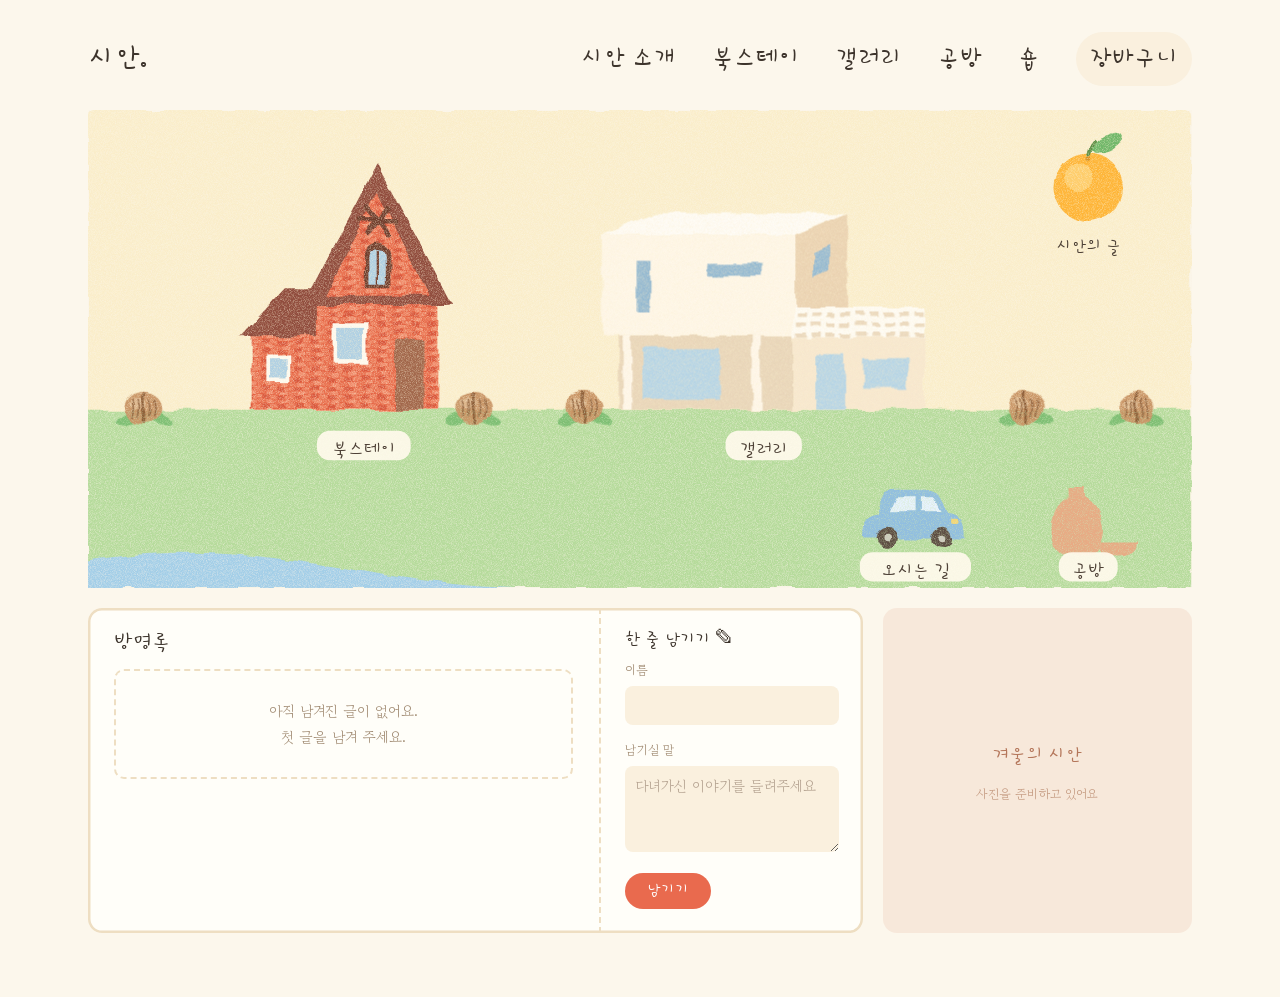
<file: index.html>
<!DOCTYPE html>
<html lang="ko">
<head>
<meta charset="utf-8">
<meta name="viewport" content="width=device-width, initial-scale=1">
<title>시안. — 예술적으로 쉬다.</title>
<meta name="description" content="광덕산 호두마을의 두 채의 집, 시안. 북스테이 · 공방 · 갤러리. EBS 〈건축탐구 집〉에 소개된 집.">
<meta name="theme-color" content="#FCF7EC">
<link rel="icon" href="assets/img/book/favicon.png" type="image/png">

<meta property="og:type" content="book">
<meta property="og:title" content="시안. — 예술적으로 쉬다.">
<meta property="og:description" content="광덕산 호두마을의 두 채의 집, 시안. 북스테이 · 공방 · 갤러리. EBS 〈건축탐구 집〉에 소개된 집.">
<meta property="og:image" content="assets/img/book/drawing.png">
<meta property="og:locale" content="ko_KR">

<link rel="preconnect" href="https://fonts.googleapis.com">
<link rel="preconnect" href="https://fonts.gstatic.com" crossorigin>
<link href="https://fonts.googleapis.com/css2?family=Gowun+Batang:wght@400;700&family=Hi+Melody&display=swap" rel="stylesheet">
<link rel="stylesheet" href="assets/css/style.css">
</head>
<body class="home">

<a class="skip" href="#main">본문으로 건너뛰기</a>

<div class="sheet">

<!-- ───────────────────────── 머리: 로고 + 메뉴 (모든 페이지 같음) ───────────────────────── -->


<main id="main" class="home-main">

<h1 class="sr">시안 — 예술적으로 쉬다.</h1>

<header class="hp-top">
  <a class="hp-logo" href="index.html">시안.</a>
  <nav class="hp-nav" aria-label="주요 메뉴">
    <a href="about.html">시안 소개</a>
    <a href="stay.html">북스테이</a>
    <a href="gallery.html">갤러리</a>
    <a href="workshop.html">공방</a>
    <a href="shop.html">숍</a>
    <a class="head-cart" href="shop.html#cart">장바구니<span class="head-cart-n" data-cart-count hidden>0</span></a>
  </nav>
</header>

<!-- 크레용 마을 그림: 집 · 갤러리 · 귤 · 자동차 · 항아리를 누르면 그 페이지로 -->
<section class="hp-scene">
<svg class="scene" viewBox="0 0 1200 520" role="img" aria-label="시안 마을 그림"><defs><pattern id="brick" width="18" height="10" patternUnits="userSpaceOnUse">
  <rect width="18" height="10" fill="#E5603F"/>
  <rect x="0" y="0" width="8" height="4" fill="#EE7D5C"/><rect x="9" y="0" width="8" height="4" fill="#D9543A"/>
  <rect x="4" y="5" width="8" height="4" fill="#EA7050"/><rect x="13" y="5" width="5" height="4" fill="#F18A6A"/><rect x="0" y="5" width="3" height="4" fill="#F18A6A"/>
</pattern>
<pattern id="breeze" width="16" height="12" patternUnits="userSpaceOnUse">
  <rect width="16" height="12" fill="#FFFDF7"/><rect x="3" y="3" width="10" height="5" fill="#EBD9BF"/>
</pattern>
  <!-- 크레용/파스텔: 가장자리 번짐 + 알갱이 -->
  <filter id="pastel" x="-8%" y="-8%" width="116%" height="116%">
    <feTurbulence type="fractalNoise" baseFrequency=".035" numOctaves="2" seed="4" result="w"/>
    <feDisplacementMap in="SourceGraphic" in2="w" scale="9" xChannelSelector="R" yChannelSelector="G" result="d"/>
    <feTurbulence type="fractalNoise" baseFrequency="1.1" numOctaves="2" seed="9" result="g"/>
    <feColorMatrix in="g" type="matrix" values="0 0 0 0 0 0 0 0 0 0 0 0 0 0 0 0 0 0 -1.1 1.45" result="m"/>
    <feComposite in="d" in2="m" operator="in" result="t"/>
    <feGaussianBlur in="t" stdDeviation=".45"/>
  </filter>
  <!-- 펠트: 보송한 가장자리 + 얼룩 -->
  <filter id="felt" x="-8%" y="-8%" width="116%" height="116%">
    <feTurbulence type="fractalNoise" baseFrequency=".9" numOctaves="3" seed="2" result="w"/>
    <feDisplacementMap in="SourceGraphic" in2="w" scale="5" xChannelSelector="R" yChannelSelector="G" result="d"/>
    <feGaussianBlur in="d" stdDeviation=".8" result="b"/>
    <feTurbulence type="fractalNoise" baseFrequency=".55" numOctaves="3" seed="11" result="g"/>
    <feColorMatrix in="g" type="matrix" values="0 0 0 0 1 0 0 0 0 1 0 0 0 0 1 0 0 0 .55 -.08" result="spk"/>
    <feComposite in="spk" in2="b" operator="in" result="spk2"/>
    <feBlend in="spk2" in2="b" mode="soft-light"/>
  </filter>
  <!-- 수채 크레파스: 번진 면 + 진한 가장자리 -->
  <filter id="water" x="-10%" y="-10%" width="120%" height="120%">
    <feTurbulence type="fractalNoise" baseFrequency=".02" numOctaves="3" seed="6" result="w"/>
    <feDisplacementMap in="SourceGraphic" in2="w" scale="12" xChannelSelector="R" yChannelSelector="G" result="d"/>
    <feTurbulence type="fractalNoise" baseFrequency=".7" numOctaves="2" seed="13" result="g"/>
    <feColorMatrix in="g" type="matrix" values="0 0 0 0 0 0 0 0 0 0 0 0 0 0 0 0 0 0 -1.3 1.45" result="m"/>
    <feComposite in="d" in2="m" operator="in" result="t"/>
    <feGaussianBlur in="t" stdDeviation=".6"/>
  </filter>
  <!-- 오려 붙인 종이: 살짝 들쭉날쭉한 가장자리 -->
  <filter id="cut" x="-5%" y="-5%" width="110%" height="110%">
    <feTurbulence type="fractalNoise" baseFrequency=".09" numOctaves="2" seed="5" result="w"/>
    <feDisplacementMap in="SourceGraphic" in2="w" scale="4" xChannelSelector="R" yChannelSelector="G"/>
  </filter>
  <!-- 종이 결 -->
  <filter id="paper">
    <feTurbulence type="fractalNoise" baseFrequency=".85" numOctaves="3" seed="1" result="n"/>
    <feColorMatrix in="n" type="matrix" values="0 0 0 0 .75 0 0 0 0 .55 0 0 0 0 .35 0 0 0 .06 0"/>
  </filter>
</defs>
<g filter="url(#pastel)"><rect width="1200" height="520" rx="8" fill="#FBEFCC"/><rect y="326" width="1200" height="194" fill="#B5DC9C"/><path d="M0 490 C192.0 460 312.0 520 480.0 520 L0 520Z" fill="#A2CFEA"/></g><g filter="url(#pastel)"><ellipse cx="44.6" cy="335.2" rx="15.399999999999999" ry="6.3" fill="#7BBF73" transform="rotate(-20 44.6 335.2)"/><ellipse cx="75.4" cy="335.2" rx="15.399999999999999" ry="6.3" fill="#7BBF73" transform="rotate(20 75.4 335.2)"/><ellipse cx="60.0" cy="324" rx="19.599999999999998" ry="17.5" fill="#C99566"/><ellipse cx="54.4" cy="318.4" rx="8.399999999999999" ry="5.6" fill="#E6C49C" opacity=".7"/><path d="M60.0 307.2 C55.8 318.4 64.2 329.6 60.0 340.8" stroke="#8A5A34" stroke-width="2.8" fill="none"/><path d="M48.8 314.2 q2.8 9.799999999999999 0 19.599999999999998" stroke="#946540" stroke-width="1.8199999999999998" fill="none"/><path d="M54.4 314.2 q2.8 9.799999999999999 0 19.599999999999998" stroke="#946540" stroke-width="1.8199999999999998" fill="none"/><path d="M65.6 314.2 q2.8 9.799999999999999 0 19.599999999999998" stroke="#946540" stroke-width="1.8199999999999998" fill="none"/><path d="M71.2 314.2 q2.8 9.799999999999999 0 19.599999999999998" stroke="#946540" stroke-width="1.8199999999999998" fill="none"/><ellipse cx="404.6" cy="335.2" rx="15.399999999999999" ry="6.3" fill="#7BBF73" transform="rotate(-20 404.6 335.2)"/><ellipse cx="435.4" cy="335.2" rx="15.399999999999999" ry="6.3" fill="#7BBF73" transform="rotate(20 435.4 335.2)"/><ellipse cx="420.0" cy="324" rx="19.599999999999998" ry="17.5" fill="#C99566"/><ellipse cx="414.4" cy="318.4" rx="8.399999999999999" ry="5.6" fill="#E6C49C" opacity=".7"/><path d="M420.0 307.2 C415.8 318.4 424.2 329.6 420.0 340.8" stroke="#8A5A34" stroke-width="2.8" fill="none"/><path d="M408.8 314.2 q2.8 9.799999999999999 0 19.599999999999998" stroke="#946540" stroke-width="1.8199999999999998" fill="none"/><path d="M414.4 314.2 q2.8 9.799999999999999 0 19.599999999999998" stroke="#946540" stroke-width="1.8199999999999998" fill="none"/><path d="M425.6 314.2 q2.8 9.799999999999999 0 19.599999999999998" stroke="#946540" stroke-width="1.8199999999999998" fill="none"/><path d="M431.2 314.2 q2.8 9.799999999999999 0 19.599999999999998" stroke="#946540" stroke-width="1.8199999999999998" fill="none"/><ellipse cx="524.6" cy="335.2" rx="15.399999999999999" ry="6.3" fill="#7BBF73" transform="rotate(-20 524.6 335.2)"/><ellipse cx="555.4" cy="335.2" rx="15.399999999999999" ry="6.3" fill="#7BBF73" transform="rotate(20 555.4 335.2)"/><ellipse cx="540.0" cy="324" rx="19.599999999999998" ry="17.5" fill="#C99566"/><ellipse cx="534.4" cy="318.4" rx="8.399999999999999" ry="5.6" fill="#E6C49C" opacity=".7"/><path d="M540.0 307.2 C535.8 318.4 544.2 329.6 540.0 340.8" stroke="#8A5A34" stroke-width="2.8" fill="none"/><path d="M528.8 314.2 q2.8 9.799999999999999 0 19.599999999999998" stroke="#946540" stroke-width="1.8199999999999998" fill="none"/><path d="M534.4 314.2 q2.8 9.799999999999999 0 19.599999999999998" stroke="#946540" stroke-width="1.8199999999999998" fill="none"/><path d="M545.6 314.2 q2.8 9.799999999999999 0 19.599999999999998" stroke="#946540" stroke-width="1.8199999999999998" fill="none"/><path d="M551.2 314.2 q2.8 9.799999999999999 0 19.599999999999998" stroke="#946540" stroke-width="1.8199999999999998" fill="none"/><ellipse cx="1004.6" cy="335.2" rx="15.399999999999999" ry="6.3" fill="#7BBF73" transform="rotate(-20 1004.6 335.2)"/><ellipse cx="1035.4" cy="335.2" rx="15.399999999999999" ry="6.3" fill="#7BBF73" transform="rotate(20 1035.4 335.2)"/><ellipse cx="1020.0" cy="324" rx="19.599999999999998" ry="17.5" fill="#C99566"/><ellipse cx="1014.4" cy="318.4" rx="8.399999999999999" ry="5.6" fill="#E6C49C" opacity=".7"/><path d="M1020.0 307.2 C1015.8 318.4 1024.2 329.6 1020.0 340.8" stroke="#8A5A34" stroke-width="2.8" fill="none"/><path d="M1008.8 314.2 q2.8 9.799999999999999 0 19.599999999999998" stroke="#946540" stroke-width="1.8199999999999998" fill="none"/><path d="M1014.4 314.2 q2.8 9.799999999999999 0 19.599999999999998" stroke="#946540" stroke-width="1.8199999999999998" fill="none"/><path d="M1025.6 314.2 q2.8 9.799999999999999 0 19.599999999999998" stroke="#946540" stroke-width="1.8199999999999998" fill="none"/><path d="M1031.2 314.2 q2.8 9.799999999999999 0 19.599999999999998" stroke="#946540" stroke-width="1.8199999999999998" fill="none"/><ellipse cx="1124.6" cy="335.2" rx="15.399999999999999" ry="6.3" fill="#7BBF73" transform="rotate(-20 1124.6 335.2)"/><ellipse cx="1155.4" cy="335.2" rx="15.399999999999999" ry="6.3" fill="#7BBF73" transform="rotate(20 1155.4 335.2)"/><ellipse cx="1140.0" cy="324" rx="19.599999999999998" ry="17.5" fill="#C99566"/><ellipse cx="1134.4" cy="318.4" rx="8.399999999999999" ry="5.6" fill="#E6C49C" opacity=".7"/><path d="M1140.0 307.2 C1135.8 318.4 1144.2 329.6 1140.0 340.8" stroke="#8A5A34" stroke-width="2.8" fill="none"/><path d="M1128.8 314.2 q2.8 9.799999999999999 0 19.599999999999998" stroke="#946540" stroke-width="1.8199999999999998" fill="none"/><path d="M1134.4 314.2 q2.8 9.799999999999999 0 19.599999999999998" stroke="#946540" stroke-width="1.8199999999999998" fill="none"/><path d="M1145.6 314.2 q2.8 9.799999999999999 0 19.599999999999998" stroke="#946540" stroke-width="1.8199999999999998" fill="none"/><path d="M1151.2 314.2 q2.8 9.799999999999999 0 19.599999999999998" stroke="#946540" stroke-width="1.8199999999999998" fill="none"/></g><a href="stay.html" aria-label="북스테이"><g class="art" filter="url(#pastel)"><g>
 <rect x="178.0" y="242.0" width="76.0" height="84.0" fill="url(#brick)"/>
 <polygon points="166.0,246.0 214.0,194.0 254.0,194.0 254.0,246.0" fill="#8E4A3A"/>
 <rect x="194.0" y="266.0" width="26.0" height="30.0" fill="#FFFBF2"/><rect x="198.0" y="270.0" width="18.0" height="22.0" fill="#AFD1E6"/>
 <rect x="250" y="202.0" width="130.0" height="124.0" fill="url(#brick)"/>
 <polygon points="234.0,212.0 315.0,58.0 396.0,212.0" fill="#8E4A3A"/>
 <polygon points="258.0,202.0 315.0,90.0 372.0,202.0" fill="url(#brick)"/>
 <path d="M296.0 120.0 L334.0 120.0 M304.0 106.0 L326.0 134.0 M326.0 106.0 L304.0 134.0" stroke="#6E3A2C" stroke-width="5.0" stroke-linecap="round"/>
 <path d="M300.0 194.0 v-36.0 a15.0 15.0 0 0 1 30.0 0 v36.0z" fill="#6E3A2C"/>
 <path d="M305.0 190.0 v-31.0 a10.0 10.0 0 0 1 20.0 0 v31.0z" fill="#AFD1E6"/>
 <rect x="314.0" y="150.0" width="2.5" height="40.0" fill="#6E3A2C"/>
 <rect x="266.0" y="232.0" width="38.0" height="44.0" fill="#FFFBF2"/><rect x="271.0" y="237.0" width="28.0" height="34.0" fill="#AFD1E6"/>
 <rect x="334.0" y="250.0" width="32.0" height="76.0" fill="#A0654A"/>
</g></g><g class="tag"><rect x="249.0" y="349" width="102" height="32" rx="14" fill="#FFFBEE" opacity=".95"/><text x="300" y="373" text-anchor="middle">북스테이</text></g></a>
<a href="gallery.html" aria-label="갤러리"><g class="art" filter="url(#pastel)"><g>
 <rect x="577.28" y="246.07999999999998" width="190.08" height="79.92" fill="#E9D6BA"/>
 <rect x="603.2" y="259.03999999999996" width="84.24000000000001" height="56.160000000000004" fill="#B5D5E8"/>
 <rect x="581.6" y="246.07999999999998" width="9.72" height="79.92" fill="#FFF8EC"/>
 <rect x="722.0" y="246.07999999999998" width="9.72" height="79.92" fill="#FFF8EC"/>
 <polygon points="560,135.92 616.16,112.16 825.6800000000001,112.16 769.52,135.92" fill="#FFFDF8"/>
 <rect x="560" y="135.92" width="209.52" height="110.16000000000001" fill="#FFF8EA"/>
 <polygon points="769.52,135.92 825.6800000000001,112.16 825.6800000000001,222.32 769.52,246.07999999999998" fill="#EBD3B2"/>
 <rect x="672.32" y="168.32" width="60.480000000000004" height="11.88" fill="#93B9D3"/>
 <rect x="596.72" y="164.0" width="15.120000000000001" height="56.160000000000004" fill="#93B9D3"/>
 <polygon points="788.96,153.2 806.24,145.64 806.24,174.79999999999998 788.96,182.35999999999999" fill="#93B9D3"/>
 <rect x="767.36" y="248.24" width="142.56" height="77.76" fill="#F8E9D0"/>
 <rect x="791.12" y="265.52" width="32.400000000000006" height="60.480000000000004" fill="#B5D5E8"/>
 <rect x="842.96" y="269.84" width="49.68000000000001" height="32.400000000000006" fill="#B5D5E8"/>
 <rect x="767.36" y="213.68" width="142.56" height="34.56" fill="url(#breeze)"/>
</g></g><g class="tag"><rect x="693.5" y="349" width="83" height="32" rx="14" fill="#FFFBEE" opacity=".95"/><text x="735" y="373" text-anchor="middle">갤러리</text></g></a>
<a href="#letters" id="tangerine" aria-label="시안의 글 — 브런치 · 쓴 글 · 뉴스레터"><g class="art" filter="url(#pastel)"><circle cx="1088" cy="84" r="37.800000000000004" fill="#FFB534"/><circle cx="1077.5" cy="73.5" r="14.700000000000001" fill="#FFD77E" opacity=".75"/><path d="M1088 48.3 q2.1 -10.5 6.300000000000001 -14.700000000000001" stroke="#5A8E44" stroke-width="4.2" fill="none" stroke-linecap="round"/><ellipse cx="1109.0" cy="35.699999999999996" rx="18.900000000000002" ry="8.4" fill="#6DB767" transform="rotate(-24 1109.0 35.699999999999996)"/><circle cx="1088" cy="52.5" r="3.1500000000000004" fill="#D9921C"/></g><text class="small" x="1088" y="152" text-anchor="middle">시안의 글</text></a>
<a href="about.html#visit" aria-label="오시는 길"><g class="art" filter="url(#pastel)"><path d="M842 461.08 q0 -21.32 16.4 -22.959999999999997 l9.84 -21.32 q3.28 -4.92 9.84 -4.92 h36.08 q6.56 0 9.84 4.92 l11.479999999999999 21.32 q18.04 1.64 18.04 22.959999999999997 v4.92 h-111.52z" fill="#8FBEE3"/><path d="M873.16 436.48 l7.38 -16.4 h19.68 v16.4z" fill="#E8F4FF"/><path d="M905.96 436.48 v-16.4 h13.12 l8.2 16.4z" fill="#E8F4FF"/><rect x="938.76" y="444.68" width="8.2" height="5.739999999999999" rx="2.46" fill="#F7D774"/><circle cx="868.24" cy="466" r="11.479999999999999" fill="#5A4A40"/><circle cx="868.24" cy="466" r="4.1" fill="#CFCAC0"/><circle cx="927.28" cy="466" r="11.479999999999999" fill="#5A4A40"/><circle cx="927.28" cy="466" r="4.1" fill="#CFCAC0"/></g><g class="tag"><rect x="839.5" y="481" width="121" height="32" rx="14" fill="#FFFBEE" opacity=".95"/><text x="900" y="505" text-anchor="middle">오시는 길</text></g></a>
<a href="workshop.html" aria-label="공방"><g class="art" filter="url(#pastel)"><path d="M1066.64 411.2 L1085.36 411.2 L1085.36 420.56 C1108.76 433.04 1111.88 472.04 1091.6 484.52 L1060.4 484.52 C1040.12 472.04 1043.24 433.04 1066.64 420.56 Z" fill="#E9AA84"/><path d="M1099.4 470.48 h40.56 c0 9.36 -7.800000000000001 14.040000000000001 -20.28 14.040000000000001 s-20.28 -4.68 -20.28 -14.040000000000001z" fill="#E9AA84"/></g><g class="tag"><rect x="1056.0" y="481" width="64" height="32" rx="14" fill="#FFFBEE" opacity=".95"/><text x="1088" y="505" text-anchor="middle">공방</text></g></a><rect width="1200" height="520" rx="8" filter="url(#paper)" pointer-events="none"/></svg>
</section>

<section class="hp-bottom">
  <!-- 방명록: 왼쪽은 남긴 글, 오른쪽은 쓰는 칸 -->
  <div class="hp-guest" aria-labelledby="guestTitle">
    <div class="hp-notes">
      <h2 class="hp-h" id="guestTitle">방명록</h2>
      <ul class="notes" id="guestList"></ul>
    </div>
    <aside class="hp-write" aria-label="방명록 남기기">
      <h3 class="hp-h hp-h--sm">한 줄 남기기 ✎</h3>
      <form id="guestForm" class="guest-form" novalidate>
        <div class="field"><label for="gName">이름</label><input id="gName" autocomplete="name" required maxlength="20"></div>
        <div class="field"><label for="gText">남기실 말</label><textarea id="gText" rows="3" required maxlength="300" placeholder="다녀가신 이야기를 들려주세요"></textarea></div>
        <button class="hp-btn" type="submit" id="guestSubmit">남기기</button>
        <p class="form-msg" id="guestMsg" role="status"></p>
      </form>
    </aside>
  </div>

  <!-- 계절별 사진 -->
  <figure class="hp-season" id="season"></figure>
</section>

</main>

<!-- 귤을 누르면: 시안의 글 (브런치 · 쓴 글 · 뉴스레터) -->
<dialog class="modal" id="lettersModal" aria-labelledby="lettersTitle">
  <div class="modal-in">
    <button class="modal-x" type="button" data-close aria-label="닫기">×</button>
    <div class="modal-body">
      <h2 class="modal-title" id="lettersTitle">시안의 글</h2>
      <p class="lt-intro">시안에서 보내는 이야기들이에요.</p>

      <section class="lt-sec">
        <h3 class="lt-h">브런치</h3>
        <div id="ltBrunch"></div>
      </section>

      <section class="lt-sec">
        <h3 class="lt-h">내가 쓴 글</h3>
        <ul class="lt-list" id="ltList"></ul>
      </section>

      <section class="lt-sec">
        <h3 class="lt-h">시안 뉴스레터</h3>
        <p class="lt-note">계절마다 시안의 소식을 편지로 보내드려요.</p>
        <form class="nl-form" id="nlForm" novalidate>
          <div class="field"><label class="sr" for="nlEmail">이메일</label><input id="nlEmail" type="email" autocomplete="email" required placeholder="이메일 주소"></div>
          <button class="hp-btn" type="submit" id="nlSubmit">구독하기</button>
        </form>
        <p class="form-msg" id="nlMsg" role="status"></p>
      </section>
    </div>
  </div>
</dialog>
</div><!-- /.sheet -->

<script src="assets/js/data.js" defer></script>
<script src="assets/js/main.js" defer></script>
<script src="assets/js/home.js" defer></script>
</body>
</html>
</file>
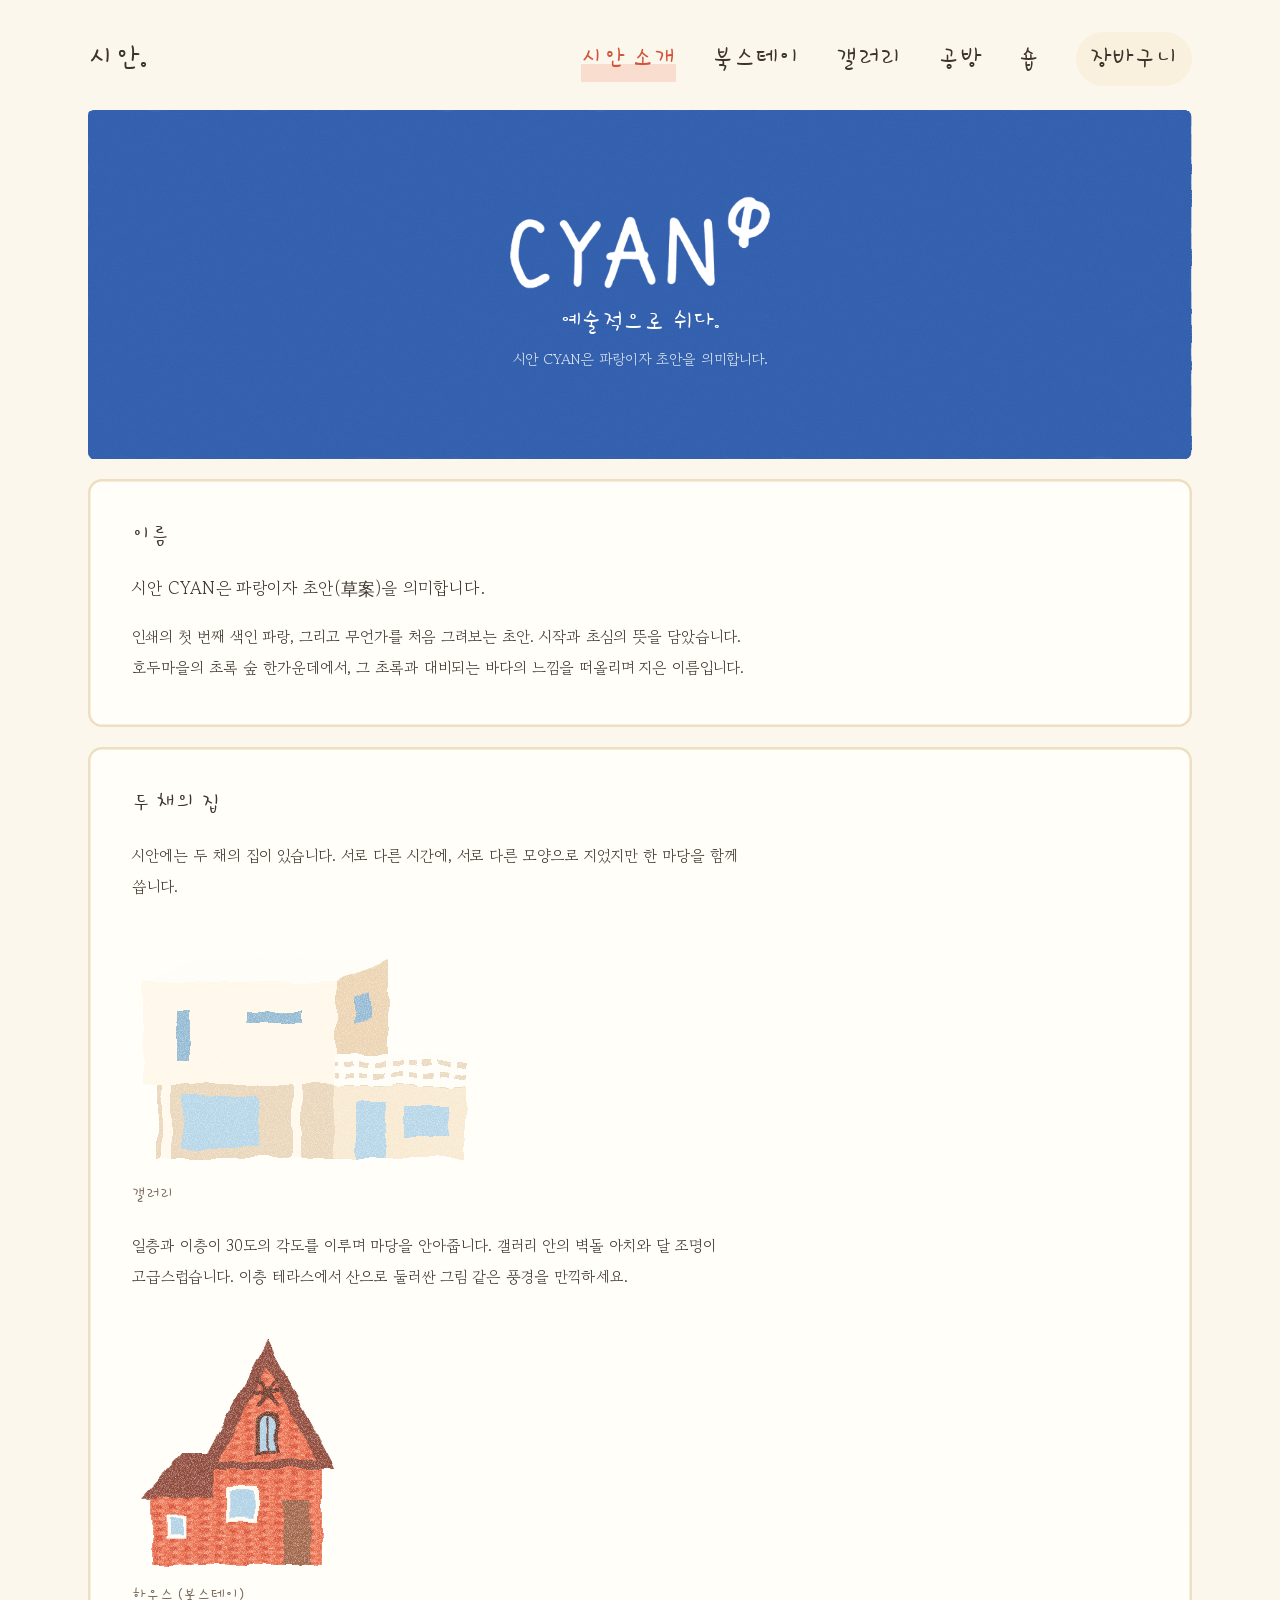
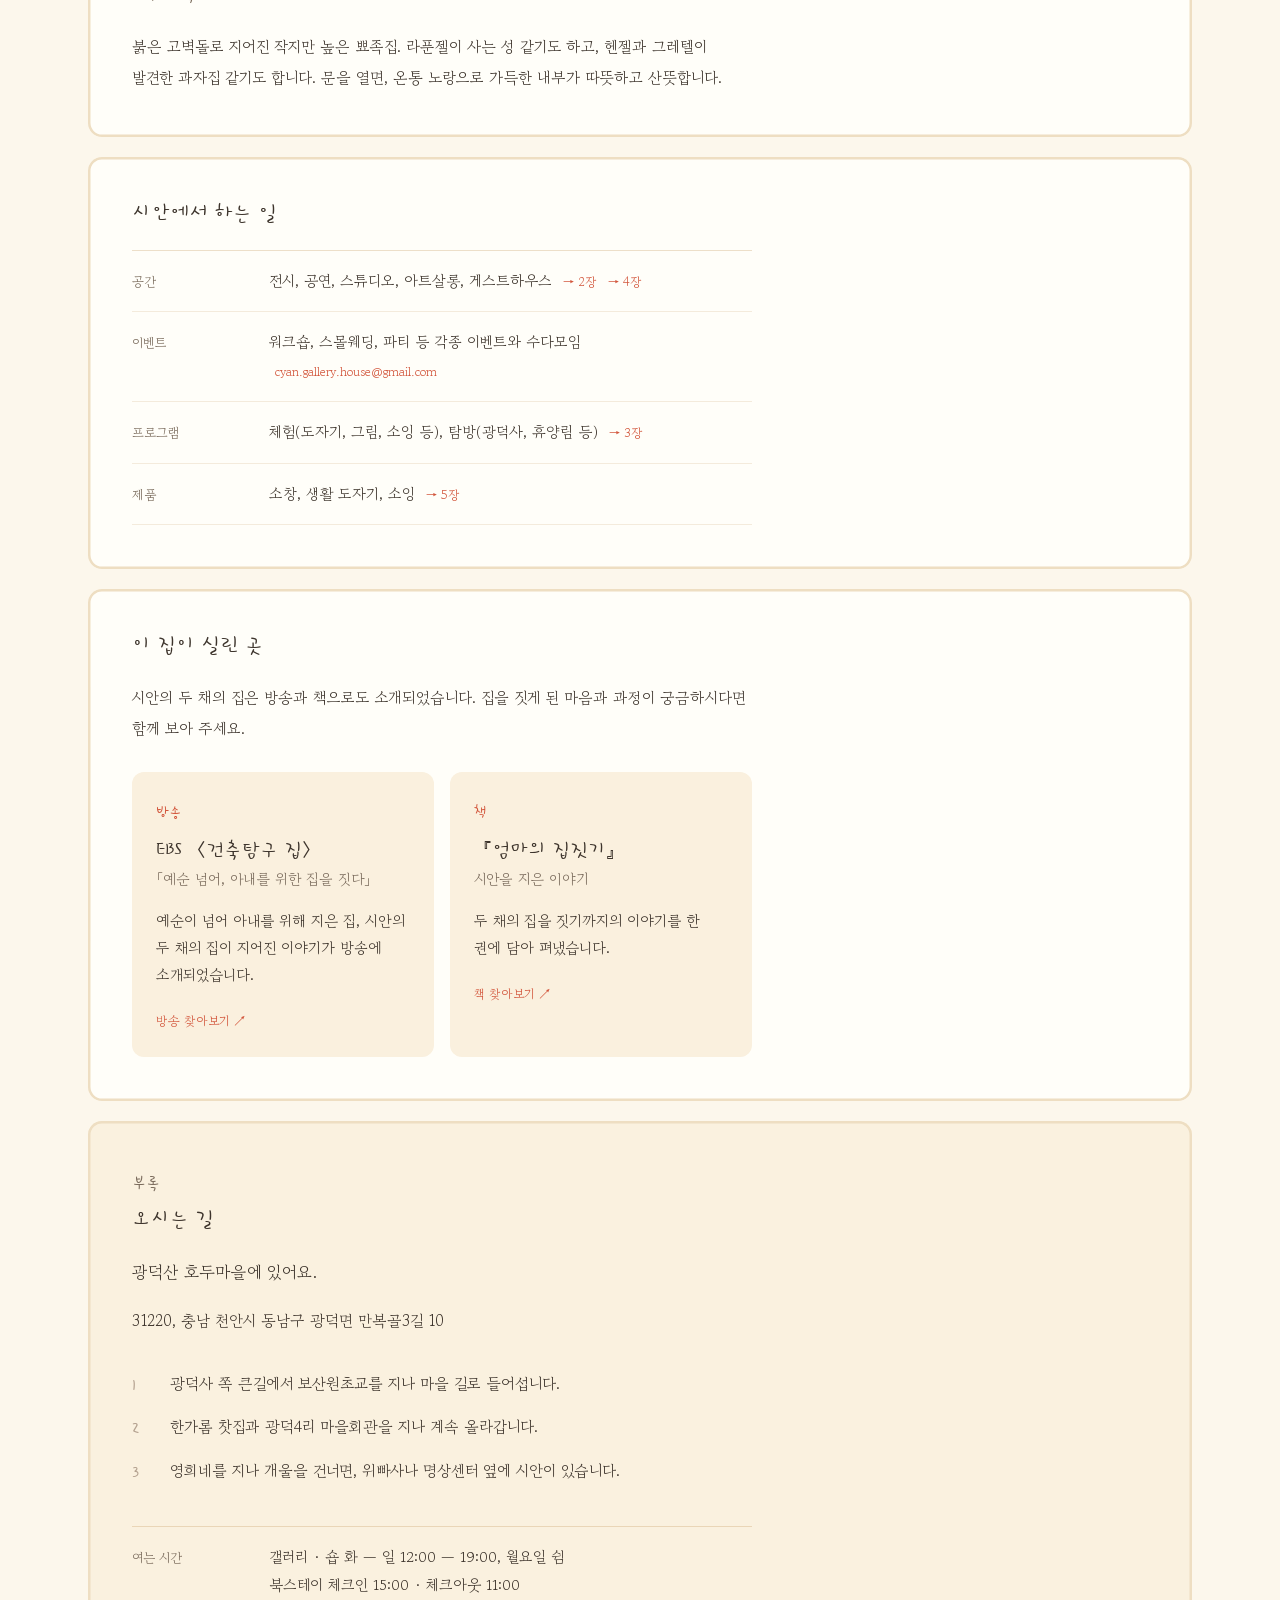
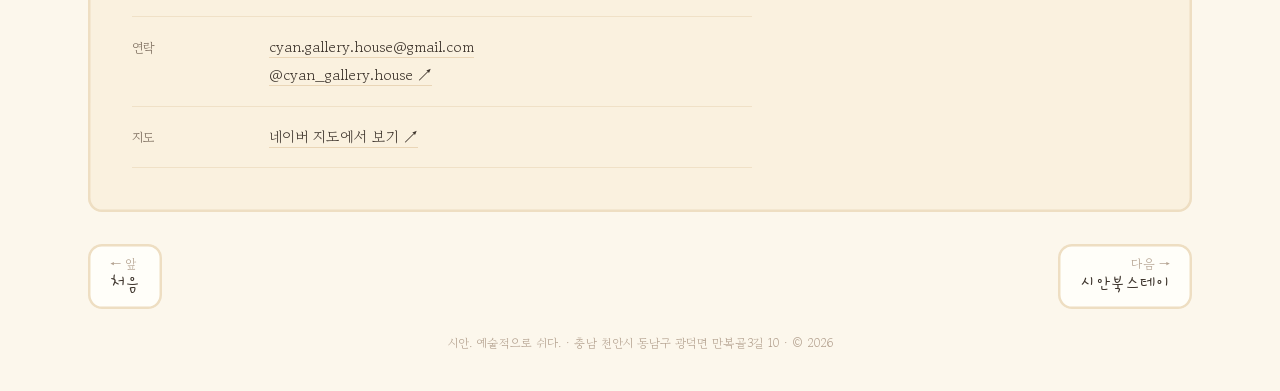
<file: about.html>
<!DOCTYPE html>
<html lang="ko">
<head>
<meta charset="utf-8">
<meta name="viewport" content="width=device-width, initial-scale=1">
<title>시안 소개 — 시안.</title>
<meta name="description" content="시안 CYAN은 파랑이자 초안을 의미합니다. 두 채의 집과 오시는 길.">
<meta name="theme-color" content="#FCF7EC">
<link rel="icon" href="assets/img/book/favicon.png" type="image/png">

<meta property="og:type" content="book">
<meta property="og:title" content="시안 소개 — 시안.">
<meta property="og:description" content="시안 CYAN은 파랑이자 초안을 의미합니다. 두 채의 집과 오시는 길.">
<meta property="og:image" content="assets/img/book/drawing.png">
<meta property="og:locale" content="ko_KR">

<link rel="preconnect" href="https://fonts.googleapis.com">
<link rel="preconnect" href="https://fonts.gstatic.com" crossorigin>
<link href="https://fonts.googleapis.com/css2?family=Gowun+Batang:wght@400;700&family=Hi+Melody&display=swap" rel="stylesheet">
<link rel="stylesheet" href="assets/css/style.css">
</head>
<body class="chapter">

<a class="skip" href="#main">본문으로 건너뛰기</a>

<div class="sheet">

<!-- ───────────────────────── 머리: 로고 + 메뉴 (모든 페이지 같음) ───────────────────────── -->
<header class="hp-top" id="siteHead">
  <a class="hp-logo" href="index.html">시안.</a>
  <nav class="hp-nav" aria-label="주요 메뉴">
    <a href="about.html" aria-current="page">시안 소개</a>
    <a href="stay.html">북스테이</a>
    <a href="gallery.html">갤러리</a>
    <a href="workshop.html">공방</a>
    <a href="shop.html">숍</a>
    <a class="head-cart" href="shop.html#cart">장바구니<span class="head-cart-n" data-cart-count hidden>0</span></a>
  </nav>
</header>
<!-- /머리 -->

<main id="main">

<header class="opener opener--brand">
  <svg class="opener-scene" viewBox="0 0 1200 380" aria-hidden="true"><defs><pattern id="brick" width="18" height="10" patternUnits="userSpaceOnUse">
  <rect width="18" height="10" fill="#E5603F"/>
  <rect x="0" y="0" width="8" height="4" fill="#EE7D5C"/><rect x="9" y="0" width="8" height="4" fill="#D9543A"/>
  <rect x="4" y="5" width="8" height="4" fill="#EA7050"/><rect x="13" y="5" width="5" height="4" fill="#F18A6A"/><rect x="0" y="5" width="3" height="4" fill="#F18A6A"/>
</pattern>
<pattern id="breeze" width="16" height="12" patternUnits="userSpaceOnUse">
  <rect width="16" height="12" fill="#FFFDF7"/><rect x="3" y="3" width="10" height="5" fill="#EBD9BF"/>
</pattern>
  <!-- 크레용/파스텔: 가장자리 번짐 + 알갱이 -->
  <filter id="pastel" x="-8%" y="-8%" width="116%" height="116%">
    <feTurbulence type="fractalNoise" baseFrequency=".035" numOctaves="2" seed="4" result="w"/>
    <feDisplacementMap in="SourceGraphic" in2="w" scale="9" xChannelSelector="R" yChannelSelector="G" result="d"/>
    <feTurbulence type="fractalNoise" baseFrequency="1.1" numOctaves="2" seed="9" result="g"/>
    <feColorMatrix in="g" type="matrix" values="0 0 0 0 0 0 0 0 0 0 0 0 0 0 0 0 0 0 -1.1 1.45" result="m"/>
    <feComposite in="d" in2="m" operator="in" result="t"/>
    <feGaussianBlur in="t" stdDeviation=".45"/>
  </filter>
  <!-- 펠트: 보송한 가장자리 + 얼룩 -->
  <filter id="felt" x="-8%" y="-8%" width="116%" height="116%">
    <feTurbulence type="fractalNoise" baseFrequency=".9" numOctaves="3" seed="2" result="w"/>
    <feDisplacementMap in="SourceGraphic" in2="w" scale="5" xChannelSelector="R" yChannelSelector="G" result="d"/>
    <feGaussianBlur in="d" stdDeviation=".8" result="b"/>
    <feTurbulence type="fractalNoise" baseFrequency=".55" numOctaves="3" seed="11" result="g"/>
    <feColorMatrix in="g" type="matrix" values="0 0 0 0 1 0 0 0 0 1 0 0 0 0 1 0 0 0 .55 -.08" result="spk"/>
    <feComposite in="spk" in2="b" operator="in" result="spk2"/>
    <feBlend in="spk2" in2="b" mode="soft-light"/>
  </filter>
  <!-- 수채 크레파스: 번진 면 + 진한 가장자리 -->
  <filter id="water" x="-10%" y="-10%" width="120%" height="120%">
    <feTurbulence type="fractalNoise" baseFrequency=".02" numOctaves="3" seed="6" result="w"/>
    <feDisplacementMap in="SourceGraphic" in2="w" scale="12" xChannelSelector="R" yChannelSelector="G" result="d"/>
    <feTurbulence type="fractalNoise" baseFrequency=".7" numOctaves="2" seed="13" result="g"/>
    <feColorMatrix in="g" type="matrix" values="0 0 0 0 0 0 0 0 0 0 0 0 0 0 0 0 0 0 -1.3 1.45" result="m"/>
    <feComposite in="d" in2="m" operator="in" result="t"/>
    <feGaussianBlur in="t" stdDeviation=".6"/>
  </filter>
  <!-- 오려 붙인 종이: 살짝 들쭉날쭉한 가장자리 -->
  <filter id="cut" x="-5%" y="-5%" width="110%" height="110%">
    <feTurbulence type="fractalNoise" baseFrequency=".09" numOctaves="2" seed="5" result="w"/>
    <feDisplacementMap in="SourceGraphic" in2="w" scale="4" xChannelSelector="R" yChannelSelector="G"/>
  </filter>
  <!-- 종이 결 -->
  <filter id="paper">
    <feTurbulence type="fractalNoise" baseFrequency=".85" numOctaves="3" seed="1" result="n"/>
    <feColorMatrix in="n" type="matrix" values="0 0 0 0 .75 0 0 0 0 .55 0 0 0 0 .35 0 0 0 .06 0"/>
  </filter>
</defs>
<rect width="1200" height="380" rx="8" fill="#3463B4"/><g filter="url(#pastel)"><rect width="1200" height="380" rx="8" fill="#2E5DAE"/></g><rect width="1200" height="380" rx="8" filter="url(#paper)"/></svg>
  <div class="opener-brand">
    <h1 class="brand-logo"><img src="assets/img/book/logo-cyan.png" alt="CYAN" width="726" height="258"><span class="sr">시안 소개</span></h1>
    <!-- ✏️ 첫 문장 -->
    <p class="brand-slogan">예술적으로 쉬다.</p>
    <p class="brand-sub">시안 CYAN은 파랑이자 초안을 의미합니다.</p>
  </div>
</header>

<!-- ✏️ 1장 본문 -->
<section class="page" id="name">
  <h2 class="sect-title"><span class="sect-no">1.1</span>이름</h2>
  <div class="prose">
    <p class="lead">시안 CYAN은 파랑이자 초안(草案)을 의미합니다.</p>
    <p>인쇄의 첫 번째 색인 파랑, 그리고 무언가를 처음 그려보는 초안. 시작과 초심의 뜻을 담았습니다. 호두마을의 초록 숲 한가운데에서, 그 초록과 대비되는 바다의 느낌을 떠올리며 지은 이름입니다.</p>
  </div>
</section>

<section class="page" id="buildings">
  <h2 class="sect-title"><span class="sect-no">1.2</span>두 채의 집</h2>
  <div class="prose">
    <p>시안에는 두 채의 집이 있습니다. 서로 다른 시간에, 서로 다른 모양으로 지었지만 한 마당을 함께 씁니다.</p>
  </div>

  <figure class="plate">
    <svg class="plate-art" viewBox="0 0 340 232" role="img" aria-label="하얀 네모 위층이 비스듬히 올라앉은 갤러리 그림"><defs><pattern id="brick" width="18" height="10" patternUnits="userSpaceOnUse">
  <rect width="18" height="10" fill="#E5603F"/>
  <rect x="0" y="0" width="8" height="4" fill="#EE7D5C"/><rect x="9" y="0" width="8" height="4" fill="#D9543A"/>
  <rect x="4" y="5" width="8" height="4" fill="#EA7050"/><rect x="13" y="5" width="5" height="4" fill="#F18A6A"/><rect x="0" y="5" width="3" height="4" fill="#F18A6A"/>
</pattern>
<pattern id="breeze" width="16" height="12" patternUnits="userSpaceOnUse">
  <rect width="16" height="12" fill="#FFFDF7"/><rect x="3" y="3" width="10" height="5" fill="#EBD9BF"/>
</pattern>
  <!-- 크레용/파스텔: 가장자리 번짐 + 알갱이 -->
  <filter id="pastel" x="-8%" y="-8%" width="116%" height="116%">
    <feTurbulence type="fractalNoise" baseFrequency=".035" numOctaves="2" seed="4" result="w"/>
    <feDisplacementMap in="SourceGraphic" in2="w" scale="9" xChannelSelector="R" yChannelSelector="G" result="d"/>
    <feTurbulence type="fractalNoise" baseFrequency="1.1" numOctaves="2" seed="9" result="g"/>
    <feColorMatrix in="g" type="matrix" values="0 0 0 0 0 0 0 0 0 0 0 0 0 0 0 0 0 0 -1.1 1.45" result="m"/>
    <feComposite in="d" in2="m" operator="in" result="t"/>
    <feGaussianBlur in="t" stdDeviation=".45"/>
  </filter>
  <!-- 펠트: 보송한 가장자리 + 얼룩 -->
  <filter id="felt" x="-8%" y="-8%" width="116%" height="116%">
    <feTurbulence type="fractalNoise" baseFrequency=".9" numOctaves="3" seed="2" result="w"/>
    <feDisplacementMap in="SourceGraphic" in2="w" scale="5" xChannelSelector="R" yChannelSelector="G" result="d"/>
    <feGaussianBlur in="d" stdDeviation=".8" result="b"/>
    <feTurbulence type="fractalNoise" baseFrequency=".55" numOctaves="3" seed="11" result="g"/>
    <feColorMatrix in="g" type="matrix" values="0 0 0 0 1 0 0 0 0 1 0 0 0 0 1 0 0 0 .55 -.08" result="spk"/>
    <feComposite in="spk" in2="b" operator="in" result="spk2"/>
    <feBlend in="spk2" in2="b" mode="soft-light"/>
  </filter>
  <!-- 수채 크레파스: 번진 면 + 진한 가장자리 -->
  <filter id="water" x="-10%" y="-10%" width="120%" height="120%">
    <feTurbulence type="fractalNoise" baseFrequency=".02" numOctaves="3" seed="6" result="w"/>
    <feDisplacementMap in="SourceGraphic" in2="w" scale="12" xChannelSelector="R" yChannelSelector="G" result="d"/>
    <feTurbulence type="fractalNoise" baseFrequency=".7" numOctaves="2" seed="13" result="g"/>
    <feColorMatrix in="g" type="matrix" values="0 0 0 0 0 0 0 0 0 0 0 0 0 0 0 0 0 0 -1.3 1.45" result="m"/>
    <feComposite in="d" in2="m" operator="in" result="t"/>
    <feGaussianBlur in="t" stdDeviation=".6"/>
  </filter>
  <!-- 오려 붙인 종이: 살짝 들쭉날쭉한 가장자리 -->
  <filter id="cut" x="-5%" y="-5%" width="110%" height="110%">
    <feTurbulence type="fractalNoise" baseFrequency=".09" numOctaves="2" seed="5" result="w"/>
    <feDisplacementMap in="SourceGraphic" in2="w" scale="4" xChannelSelector="R" yChannelSelector="G"/>
  </filter>
  <!-- 종이 결 -->
  <filter id="paper">
    <feTurbulence type="fractalNoise" baseFrequency=".85" numOctaves="3" seed="1" result="n"/>
    <feColorMatrix in="n" type="matrix" values="0 0 0 0 .75 0 0 0 0 .55 0 0 0 0 .35 0 0 0 .06 0"/>
  </filter>
</defs>
<g filter="url(#pastel)"><g>
 <rect x="26.0" y="146.0" width="176.0" height="74.0" fill="#E9D6BA"/>
 <rect x="50.0" y="158.0" width="78.0" height="52.0" fill="#B5D5E8"/>
 <rect x="30.0" y="146.0" width="9.0" height="74.0" fill="#FFF8EC"/>
 <rect x="160.0" y="146.0" width="9.0" height="74.0" fill="#FFF8EC"/>
 <polygon points="10,44.0 62.0,22.0 256.0,22.0 204.0,44.0" fill="#FFFDF8"/>
 <rect x="10" y="44.0" width="194.0" height="102.0" fill="#FFF8EA"/>
 <polygon points="204.0,44.0 256.0,22.0 256.0,124.0 204.0,146.0" fill="#EBD3B2"/>
 <rect x="114.0" y="74.0" width="56.0" height="11.0" fill="#93B9D3"/>
 <rect x="44.0" y="70.0" width="14.0" height="52.0" fill="#93B9D3"/>
 <polygon points="222.0,60.0 238.0,53.0 238.0,80.0 222.0,87.0" fill="#93B9D3"/>
 <rect x="202.0" y="148.0" width="132.0" height="72.0" fill="#F8E9D0"/>
 <rect x="224.0" y="164.0" width="30.0" height="56.0" fill="#B5D5E8"/>
 <rect x="272.0" y="168.0" width="46.0" height="30.0" fill="#B5D5E8"/>
 <rect x="202.0" y="116.0" width="132.0" height="32.0" fill="url(#breeze)"/>
</g></g></svg>
    <figcaption>갤러리</figcaption>
  </figure>
  <div class="prose">
    <p>일층과 이층이 30도의 각도를 이루며 마당을 안아줍니다. 갤러리 안의 벽돌 아치와 달 조명이 고급스럽습니다. 이층 테라스에서 산으로 둘러싼 그림 같은 풍경을 만끽하세요.</p>
  </div>

  <figure class="plate plate--small">
    <svg class="plate-art" viewBox="0 0 250 290" role="img" aria-label="다홍 벽돌 뾰족집 그림"><defs><pattern id="brick" width="18" height="10" patternUnits="userSpaceOnUse">
  <rect width="18" height="10" fill="#E5603F"/>
  <rect x="0" y="0" width="8" height="4" fill="#EE7D5C"/><rect x="9" y="0" width="8" height="4" fill="#D9543A"/>
  <rect x="4" y="5" width="8" height="4" fill="#EA7050"/><rect x="13" y="5" width="5" height="4" fill="#F18A6A"/><rect x="0" y="5" width="3" height="4" fill="#F18A6A"/>
</pattern>
<pattern id="breeze" width="16" height="12" patternUnits="userSpaceOnUse">
  <rect width="16" height="12" fill="#FFFDF7"/><rect x="3" y="3" width="10" height="5" fill="#EBD9BF"/>
</pattern>
  <!-- 크레용/파스텔: 가장자리 번짐 + 알갱이 -->
  <filter id="pastel" x="-8%" y="-8%" width="116%" height="116%">
    <feTurbulence type="fractalNoise" baseFrequency=".035" numOctaves="2" seed="4" result="w"/>
    <feDisplacementMap in="SourceGraphic" in2="w" scale="9" xChannelSelector="R" yChannelSelector="G" result="d"/>
    <feTurbulence type="fractalNoise" baseFrequency="1.1" numOctaves="2" seed="9" result="g"/>
    <feColorMatrix in="g" type="matrix" values="0 0 0 0 0 0 0 0 0 0 0 0 0 0 0 0 0 0 -1.1 1.45" result="m"/>
    <feComposite in="d" in2="m" operator="in" result="t"/>
    <feGaussianBlur in="t" stdDeviation=".45"/>
  </filter>
  <!-- 펠트: 보송한 가장자리 + 얼룩 -->
  <filter id="felt" x="-8%" y="-8%" width="116%" height="116%">
    <feTurbulence type="fractalNoise" baseFrequency=".9" numOctaves="3" seed="2" result="w"/>
    <feDisplacementMap in="SourceGraphic" in2="w" scale="5" xChannelSelector="R" yChannelSelector="G" result="d"/>
    <feGaussianBlur in="d" stdDeviation=".8" result="b"/>
    <feTurbulence type="fractalNoise" baseFrequency=".55" numOctaves="3" seed="11" result="g"/>
    <feColorMatrix in="g" type="matrix" values="0 0 0 0 1 0 0 0 0 1 0 0 0 0 1 0 0 0 .55 -.08" result="spk"/>
    <feComposite in="spk" in2="b" operator="in" result="spk2"/>
    <feBlend in="spk2" in2="b" mode="soft-light"/>
  </filter>
  <!-- 수채 크레파스: 번진 면 + 진한 가장자리 -->
  <filter id="water" x="-10%" y="-10%" width="120%" height="120%">
    <feTurbulence type="fractalNoise" baseFrequency=".02" numOctaves="3" seed="6" result="w"/>
    <feDisplacementMap in="SourceGraphic" in2="w" scale="12" xChannelSelector="R" yChannelSelector="G" result="d"/>
    <feTurbulence type="fractalNoise" baseFrequency=".7" numOctaves="2" seed="13" result="g"/>
    <feColorMatrix in="g" type="matrix" values="0 0 0 0 0 0 0 0 0 0 0 0 0 0 0 0 0 0 -1.3 1.45" result="m"/>
    <feComposite in="d" in2="m" operator="in" result="t"/>
    <feGaussianBlur in="t" stdDeviation=".6"/>
  </filter>
  <!-- 오려 붙인 종이: 살짝 들쭉날쭉한 가장자리 -->
  <filter id="cut" x="-5%" y="-5%" width="110%" height="110%">
    <feTurbulence type="fractalNoise" baseFrequency=".09" numOctaves="2" seed="5" result="w"/>
    <feDisplacementMap in="SourceGraphic" in2="w" scale="4" xChannelSelector="R" yChannelSelector="G"/>
  </filter>
  <!-- 종이 결 -->
  <filter id="paper">
    <feTurbulence type="fractalNoise" baseFrequency=".85" numOctaves="3" seed="1" result="n"/>
    <feColorMatrix in="n" type="matrix" values="0 0 0 0 .75 0 0 0 0 .55 0 0 0 0 .35 0 0 0 .06 0"/>
  </filter>
</defs>
<g filter="url(#pastel)"><g>
 <rect x="24.0" y="198.0" width="76.0" height="84.0" fill="url(#brick)"/>
 <polygon points="12.0,202.0 60.0,150.0 100.0,150.0 100.0,202.0" fill="#8E4A3A"/>
 <rect x="40.0" y="222.0" width="26.0" height="30.0" fill="#FFFBF2"/><rect x="44.0" y="226.0" width="18.0" height="22.0" fill="#AFD1E6"/>
 <rect x="96" y="158.0" width="130.0" height="124.0" fill="url(#brick)"/>
 <polygon points="80.0,168.0 161.0,14.0 242.0,168.0" fill="#8E4A3A"/>
 <polygon points="104.0,158.0 161.0,46.0 218.0,158.0" fill="url(#brick)"/>
 <path d="M142.0 76.0 L180.0 76.0 M150.0 62.0 L172.0 90.0 M172.0 62.0 L150.0 90.0" stroke="#6E3A2C" stroke-width="5.0" stroke-linecap="round"/>
 <path d="M146.0 150.0 v-36.0 a15.0 15.0 0 0 1 30.0 0 v36.0z" fill="#6E3A2C"/>
 <path d="M151.0 146.0 v-31.0 a10.0 10.0 0 0 1 20.0 0 v31.0z" fill="#AFD1E6"/>
 <rect x="160.0" y="106.0" width="2.5" height="40.0" fill="#6E3A2C"/>
 <rect x="112.0" y="188.0" width="38.0" height="44.0" fill="#FFFBF2"/><rect x="117.0" y="193.0" width="28.0" height="34.0" fill="#AFD1E6"/>
 <rect x="180.0" y="206.0" width="32.0" height="76.0" fill="#A0654A"/>
</g></g></svg>
    <figcaption>하우스 (북스테이)</figcaption>
  </figure>
  <div class="prose">
    <p>붉은 고벽돌로 지어진 작지만 높은 뾰족집. 라푼젤이 사는 성 같기도 하고, 헨젤과 그레텔이 발견한 과자집 같기도 합니다. 문을 열면, 온통 노랑으로 가득한 내부가 따뜻하고 산뜻합니다.</p>
  </div>
</section>

<section class="page" id="what">
  <h2 class="sect-title"><span class="sect-no">1.3</span>시안에서 하는 일</h2>
  <dl class="glossary">
    <div><dt>공간</dt><dd>전시, 공연, 스튜디오, 아트살롱, 게스트하우스 <a class="xref" href="stay.html">→ 2장</a> <a class="xref" href="gallery.html">→ 4장</a></dd></div>
    <div><dt>이벤트</dt><dd>워크숍, 스몰웨딩, 파티 등 각종 이벤트와 수다모임 <a class="xref" data-site="email" href="mailto:cyan.gallery.house@gmail.com">문의</a></dd></div>
    <div><dt>프로그램</dt><dd>체험(도자기, 그림, 소잉 등), 탐방(광덕사, 휴양림 등) <a class="xref" href="workshop.html">→ 3장</a></dd></div>
    <div><dt>제품</dt><dd>소창, 생활 도자기, 소잉 <a class="xref" href="shop.html">→ 5장</a></dd></div>
  </dl>
</section>

<section class="page" id="press">
  <h2 class="sect-title"><span class="sect-no">1.4</span>이 집이 실린 곳</h2>
  <div class="prose">
    <p>시안의 두 채의 집은 방송과 책으로도 소개되었습니다. 집을 짓게 된 마음과 과정이 궁금하시다면 함께 보아 주세요.</p>
  </div>
  <ul class="press press--inline">
      <li class="press-item">
        <p class="press-kind">방송</p>
        <h3 class="press-title">EBS 〈건축탐구 집〉</h3>
        <p class="press-sub">「예순 넘어, 아내를 위한 집을 짓다」</p>
        <p class="press-text">예순이 넘어 아내를 위해 지은 집, 시안의 두 채의 집이 지어진 이야기가 방송에 소개되었습니다.</p>
        <a class="xref" href="https://www.youtube.com/results?search_query=%EA%B1%B4%EC%B6%95%ED%83%90%EA%B5%AC+%EC%A7%91+%EC%98%88%EC%88%9C+%EB%84%98%EC%96%B4+%EC%95%84%EB%82%B4%EB%A5%BC+%EC%9C%84%ED%95%9C+%EC%A7%91%EC%9D%84+%EC%A7%93%EB%8B%A4" target="_blank" rel="noopener">방송 찾아보기 ↗</a>
      </li>
      <li class="press-item">
        <p class="press-kind">책</p>
        <h3 class="press-title">『엄마의 집짓기』</h3>
        <p class="press-sub">시안을 지은 이야기</p>
        <p class="press-text">두 채의 집을 짓기까지의 이야기를 한 권에 담아 펴냈습니다.</p>
        <a class="xref" href="https://search.kyobobook.co.kr/search?keyword=%EC%97%84%EB%A7%88%EC%9D%98+%EC%A7%91%EC%A7%93%EA%B8%B0" target="_blank" rel="noopener">책 찾아보기 ↗</a>
      </li>
  </ul>
</section>

<!-- ───────────────────────── 부록 ───────────────────────── -->
<section class="page page--appendix" id="visit">
  <p class="part-label">부록</p>
  <h2 class="sect-title">오시는 길</h2>
  <div class="prose">
    <p class="lead">광덕산 호두마을에 있어요.</p>
    <p><span data-site="postcode">31220</span>, <span data-site="address">충남 천안시 동남구 광덕면 만복골3길 10</span></p>
  </div>
  <!-- ✏️ 길 안내 -->
  <ol class="route">
    <li>광덕사 쪽 큰길에서 보산원초교를 지나 마을 길로 들어섭니다.</li>
    <li>한가롬 찻집과 광덕4리 마을회관을 지나 계속 올라갑니다.</li>
    <li>영희네를 지나 개울을 건너면, 위빠사나 명상센터 옆에 시안이 있습니다.</li>
  </ol>
  <dl class="glossary">
    <div><dt>여는 시간</dt><dd>갤러리 · 숍 화 — 일 12:00 — 19:00, 월요일 쉼<br>북스테이 체크인 15:00 · 체크아웃 11:00</dd></div>
    <div data-optional><dt>전화</dt><dd><a class="link" data-site="phone" href="tel:">전화번호</a></dd></div>
    <div><dt>연락</dt><dd><a class="link" data-site="email" href="mailto:cyan.gallery.house@gmail.com">cyan.gallery.house@gmail.com</a><br><a class="link" data-site="instagram" href="https://instagram.com/cyan_gallery.house" target="_blank" rel="noopener">@cyan_gallery.house ↗</a></dd></div>
    <div><dt>지도</dt><dd><a class="link" data-site="mapUrl" href="https://map.naver.com/" target="_blank" rel="noopener">네이버 지도에서 보기 ↗</a></dd></div>
  </dl>
</section>

</main>

<!-- ───────────────────────── 앞 · 뒤 페이지 ───────────────────────── -->
<footer class="site-foot">
  <nav class="turn" aria-label="앞뒤 페이지">
    <a class="turn-prev" href="index.html"><small>앞</small>처음</a>
    <a class="turn-next" href="stay.html"><small>다음</small>시안북스테이</a>
  </nav>
  <p class="foot-copy">시안. 예술적으로 쉬다. · 충남 천안시 동남구 광덕면 만복골3길 10 · © <span id="year">2026</span></p>
</footer>

</div><!-- /.sheet -->

<script src="assets/js/data.js" defer></script>
<script src="assets/js/main.js" defer></script>
</body>
</html>
</file>
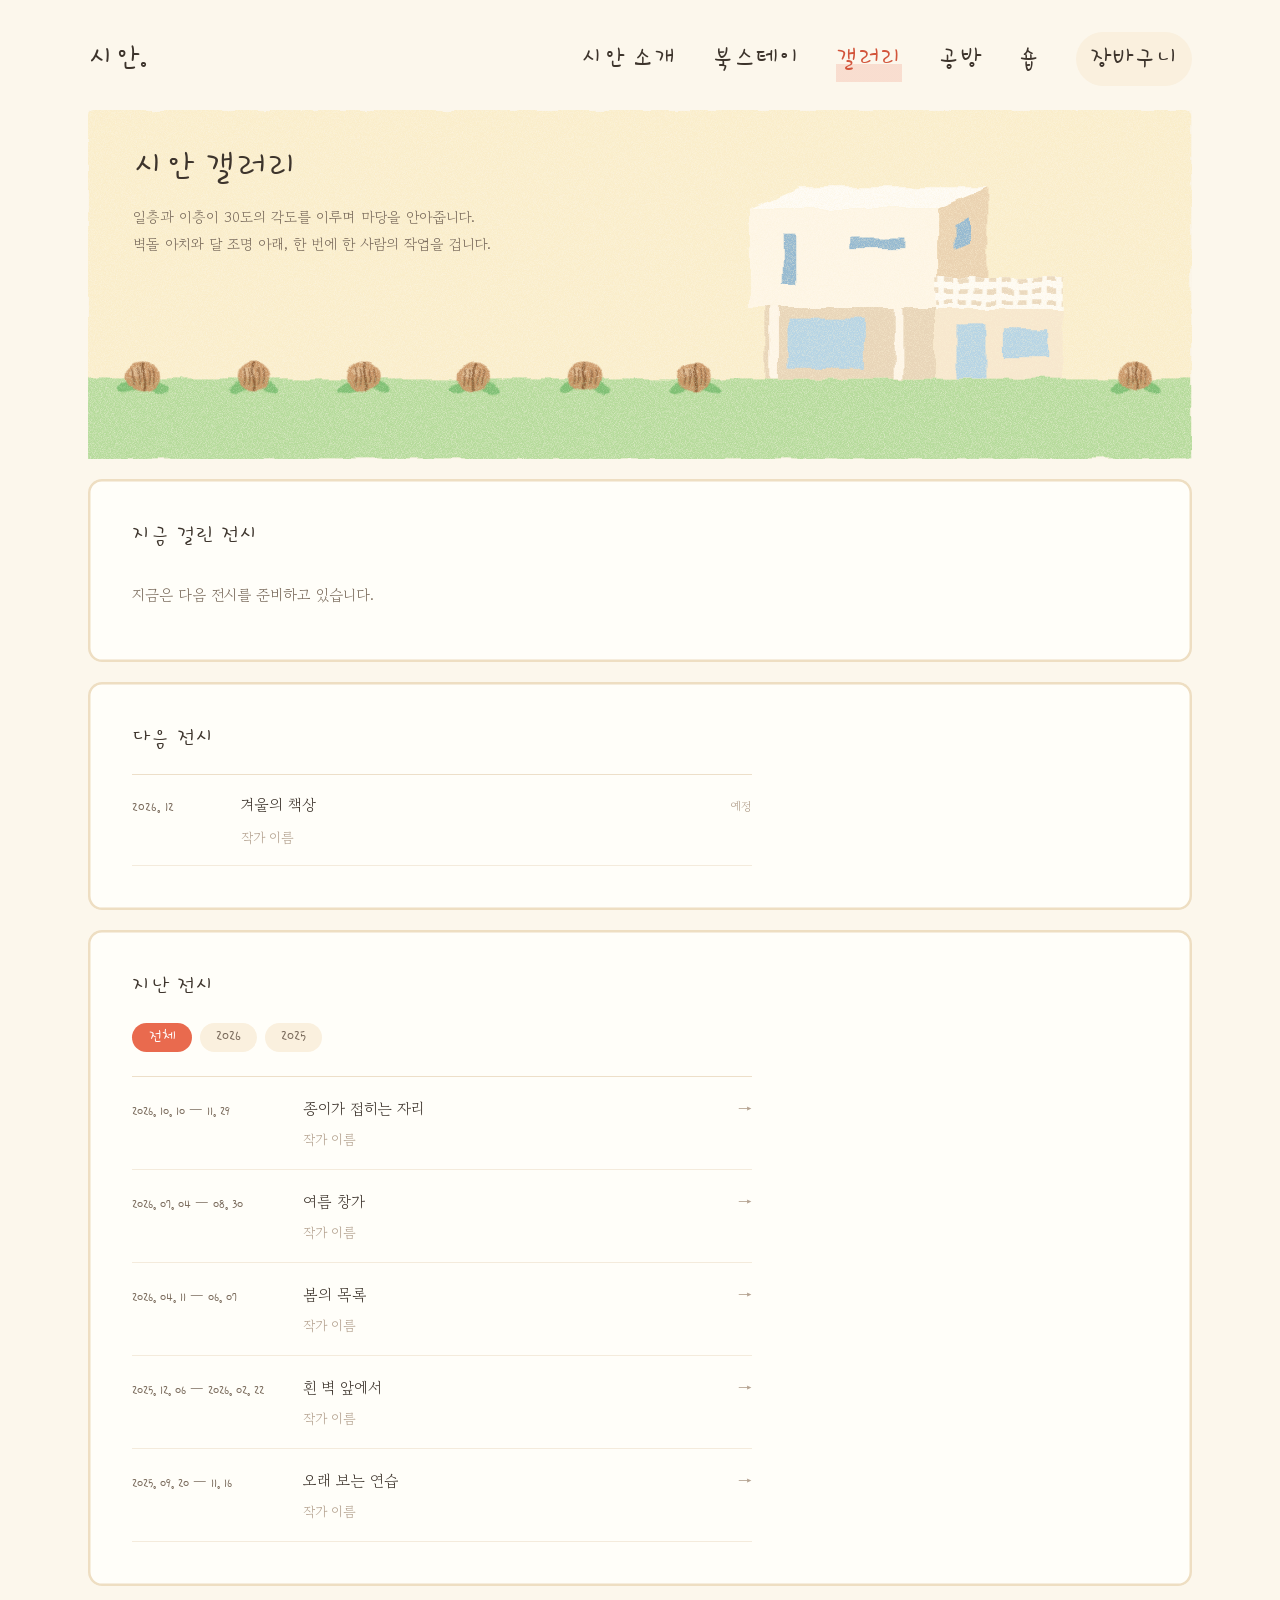
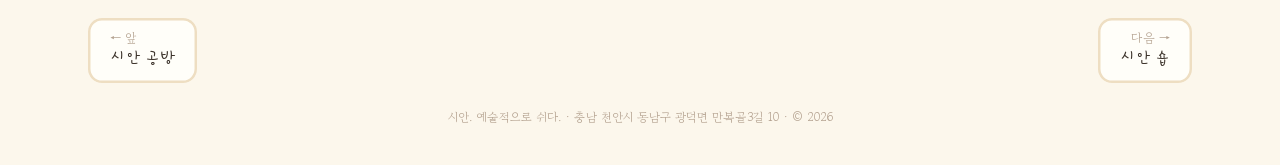
<file: gallery.html>
<!DOCTYPE html>
<html lang="ko">
<head>
<meta charset="utf-8">
<meta name="viewport" content="width=device-width, initial-scale=1">
<title>시안 갤러리 — 시안.</title>
<meta name="description" content="시안 갤러리의 지금 걸린 전시와 지난 전시 기록.">
<meta name="theme-color" content="#FCF7EC">
<link rel="icon" href="assets/img/book/favicon.png" type="image/png">

<meta property="og:type" content="book">
<meta property="og:title" content="시안 갤러리 — 시안.">
<meta property="og:description" content="시안 갤러리의 지금 걸린 전시와 지난 전시 기록.">
<meta property="og:image" content="assets/img/book/drawing.png">
<meta property="og:locale" content="ko_KR">

<link rel="preconnect" href="https://fonts.googleapis.com">
<link rel="preconnect" href="https://fonts.gstatic.com" crossorigin>
<link href="https://fonts.googleapis.com/css2?family=Gowun+Batang:wght@400;700&family=Hi+Melody&display=swap" rel="stylesheet">
<link rel="stylesheet" href="assets/css/style.css">
</head>
<body class="chapter">

<a class="skip" href="#main">본문으로 건너뛰기</a>

<div class="sheet">

<!-- ───────────────────────── 머리: 로고 + 메뉴 (모든 페이지 같음) ───────────────────────── -->
<header class="hp-top" id="siteHead">
  <a class="hp-logo" href="index.html">시안.</a>
  <nav class="hp-nav" aria-label="주요 메뉴">
    <a href="about.html">시안 소개</a>
    <a href="stay.html">북스테이</a>
    <a href="gallery.html" aria-current="page">갤러리</a>
    <a href="workshop.html">공방</a>
    <a href="shop.html">숍</a>
    <a class="head-cart" href="shop.html#cart">장바구니<span class="head-cart-n" data-cart-count hidden>0</span></a>
  </nav>
</header>
<!-- /머리 -->

<main id="main">

<header class="opener">
  <div class="opener-text">
    <h1 class="opener-title">시안 갤러리</h1>
    <!-- ✏️ 첫 문장 -->
    <p class="opener-epigraph">일층과 이층이 30도의 각도를 이루며 마당을 안아줍니다.<br>벽돌 아치와 달 조명 아래, 한 번에 한 사람의 작업을 겁니다.</p>
  </div>
  <svg class="opener-scene" viewBox="0 0 1200 380" role="img" aria-label="하얀 네모 갤러리 건물 그림"><defs><pattern id="brick" width="18" height="10" patternUnits="userSpaceOnUse">
  <rect width="18" height="10" fill="#E5603F"/>
  <rect x="0" y="0" width="8" height="4" fill="#EE7D5C"/><rect x="9" y="0" width="8" height="4" fill="#D9543A"/>
  <rect x="4" y="5" width="8" height="4" fill="#EA7050"/><rect x="13" y="5" width="5" height="4" fill="#F18A6A"/><rect x="0" y="5" width="3" height="4" fill="#F18A6A"/>
</pattern>
<pattern id="breeze" width="16" height="12" patternUnits="userSpaceOnUse">
  <rect width="16" height="12" fill="#FFFDF7"/><rect x="3" y="3" width="10" height="5" fill="#EBD9BF"/>
</pattern>
  <!-- 크레용/파스텔: 가장자리 번짐 + 알갱이 -->
  <filter id="pastel" x="-8%" y="-8%" width="116%" height="116%">
    <feTurbulence type="fractalNoise" baseFrequency=".035" numOctaves="2" seed="4" result="w"/>
    <feDisplacementMap in="SourceGraphic" in2="w" scale="9" xChannelSelector="R" yChannelSelector="G" result="d"/>
    <feTurbulence type="fractalNoise" baseFrequency="1.1" numOctaves="2" seed="9" result="g"/>
    <feColorMatrix in="g" type="matrix" values="0 0 0 0 0 0 0 0 0 0 0 0 0 0 0 0 0 0 -1.1 1.45" result="m"/>
    <feComposite in="d" in2="m" operator="in" result="t"/>
    <feGaussianBlur in="t" stdDeviation=".45"/>
  </filter>
  <!-- 펠트: 보송한 가장자리 + 얼룩 -->
  <filter id="felt" x="-8%" y="-8%" width="116%" height="116%">
    <feTurbulence type="fractalNoise" baseFrequency=".9" numOctaves="3" seed="2" result="w"/>
    <feDisplacementMap in="SourceGraphic" in2="w" scale="5" xChannelSelector="R" yChannelSelector="G" result="d"/>
    <feGaussianBlur in="d" stdDeviation=".8" result="b"/>
    <feTurbulence type="fractalNoise" baseFrequency=".55" numOctaves="3" seed="11" result="g"/>
    <feColorMatrix in="g" type="matrix" values="0 0 0 0 1 0 0 0 0 1 0 0 0 0 1 0 0 0 .55 -.08" result="spk"/>
    <feComposite in="spk" in2="b" operator="in" result="spk2"/>
    <feBlend in="spk2" in2="b" mode="soft-light"/>
  </filter>
  <!-- 수채 크레파스: 번진 면 + 진한 가장자리 -->
  <filter id="water" x="-10%" y="-10%" width="120%" height="120%">
    <feTurbulence type="fractalNoise" baseFrequency=".02" numOctaves="3" seed="6" result="w"/>
    <feDisplacementMap in="SourceGraphic" in2="w" scale="12" xChannelSelector="R" yChannelSelector="G" result="d"/>
    <feTurbulence type="fractalNoise" baseFrequency=".7" numOctaves="2" seed="13" result="g"/>
    <feColorMatrix in="g" type="matrix" values="0 0 0 0 0 0 0 0 0 0 0 0 0 0 0 0 0 0 -1.3 1.45" result="m"/>
    <feComposite in="d" in2="m" operator="in" result="t"/>
    <feGaussianBlur in="t" stdDeviation=".6"/>
  </filter>
  <!-- 오려 붙인 종이: 살짝 들쭉날쭉한 가장자리 -->
  <filter id="cut" x="-5%" y="-5%" width="110%" height="110%">
    <feTurbulence type="fractalNoise" baseFrequency=".09" numOctaves="2" seed="5" result="w"/>
    <feDisplacementMap in="SourceGraphic" in2="w" scale="4" xChannelSelector="R" yChannelSelector="G"/>
  </filter>
  <!-- 종이 결 -->
  <filter id="paper">
    <feTurbulence type="fractalNoise" baseFrequency=".85" numOctaves="3" seed="1" result="n"/>
    <feColorMatrix in="n" type="matrix" values="0 0 0 0 .75 0 0 0 0 .55 0 0 0 0 .35 0 0 0 .06 0"/>
  </filter>
</defs>
<g filter="url(#pastel)"><rect width="1200" height="380" rx="8" fill="#FBEFCC"/><rect y="292" width="1200" height="88" fill="#B5DC9C"/></g><g filter="url(#pastel)"><ellipse cx="45.7" cy="300.4" rx="14.3" ry="5.8500000000000005" fill="#7BBF73" transform="rotate(-20 45.7 300.4)"/><ellipse cx="74.3" cy="300.4" rx="14.3" ry="5.8500000000000005" fill="#7BBF73" transform="rotate(20 74.3 300.4)"/><ellipse cx="60.0" cy="290" rx="18.2" ry="16.25" fill="#C99566"/><ellipse cx="54.8" cy="284.8" rx="7.800000000000001" ry="5.2" fill="#E6C49C" opacity=".7"/><path d="M60.0 274.4 C56.1 284.8 63.9 295.2 60.0 305.6" stroke="#8A5A34" stroke-width="2.6" fill="none"/><path d="M49.6 280.9 q2.6 9.1 0 18.2" stroke="#946540" stroke-width="1.6900000000000002" fill="none"/><path d="M54.8 280.9 q2.6 9.1 0 18.2" stroke="#946540" stroke-width="1.6900000000000002" fill="none"/><path d="M65.2 280.9 q2.6 9.1 0 18.2" stroke="#946540" stroke-width="1.6900000000000002" fill="none"/><path d="M70.4 280.9 q2.6 9.1 0 18.2" stroke="#946540" stroke-width="1.6900000000000002" fill="none"/><ellipse cx="165.7" cy="300.4" rx="14.3" ry="5.8500000000000005" fill="#7BBF73" transform="rotate(-20 165.7 300.4)"/><ellipse cx="194.3" cy="300.4" rx="14.3" ry="5.8500000000000005" fill="#7BBF73" transform="rotate(20 194.3 300.4)"/><ellipse cx="180.0" cy="290" rx="18.2" ry="16.25" fill="#C99566"/><ellipse cx="174.8" cy="284.8" rx="7.800000000000001" ry="5.2" fill="#E6C49C" opacity=".7"/><path d="M180.0 274.4 C176.1 284.8 183.9 295.2 180.0 305.6" stroke="#8A5A34" stroke-width="2.6" fill="none"/><path d="M169.6 280.9 q2.6 9.1 0 18.2" stroke="#946540" stroke-width="1.6900000000000002" fill="none"/><path d="M174.8 280.9 q2.6 9.1 0 18.2" stroke="#946540" stroke-width="1.6900000000000002" fill="none"/><path d="M185.2 280.9 q2.6 9.1 0 18.2" stroke="#946540" stroke-width="1.6900000000000002" fill="none"/><path d="M190.4 280.9 q2.6 9.1 0 18.2" stroke="#946540" stroke-width="1.6900000000000002" fill="none"/><ellipse cx="285.7" cy="300.4" rx="14.3" ry="5.8500000000000005" fill="#7BBF73" transform="rotate(-20 285.7 300.4)"/><ellipse cx="314.3" cy="300.4" rx="14.3" ry="5.8500000000000005" fill="#7BBF73" transform="rotate(20 314.3 300.4)"/><ellipse cx="300.0" cy="290" rx="18.2" ry="16.25" fill="#C99566"/><ellipse cx="294.8" cy="284.8" rx="7.800000000000001" ry="5.2" fill="#E6C49C" opacity=".7"/><path d="M300.0 274.4 C296.1 284.8 303.9 295.2 300.0 305.6" stroke="#8A5A34" stroke-width="2.6" fill="none"/><path d="M289.6 280.9 q2.6 9.1 0 18.2" stroke="#946540" stroke-width="1.6900000000000002" fill="none"/><path d="M294.8 280.9 q2.6 9.1 0 18.2" stroke="#946540" stroke-width="1.6900000000000002" fill="none"/><path d="M305.2 280.9 q2.6 9.1 0 18.2" stroke="#946540" stroke-width="1.6900000000000002" fill="none"/><path d="M310.4 280.9 q2.6 9.1 0 18.2" stroke="#946540" stroke-width="1.6900000000000002" fill="none"/><ellipse cx="405.7" cy="300.4" rx="14.3" ry="5.8500000000000005" fill="#7BBF73" transform="rotate(-20 405.7 300.4)"/><ellipse cx="434.3" cy="300.4" rx="14.3" ry="5.8500000000000005" fill="#7BBF73" transform="rotate(20 434.3 300.4)"/><ellipse cx="420.0" cy="290" rx="18.2" ry="16.25" fill="#C99566"/><ellipse cx="414.8" cy="284.8" rx="7.800000000000001" ry="5.2" fill="#E6C49C" opacity=".7"/><path d="M420.0 274.4 C416.1 284.8 423.9 295.2 420.0 305.6" stroke="#8A5A34" stroke-width="2.6" fill="none"/><path d="M409.6 280.9 q2.6 9.1 0 18.2" stroke="#946540" stroke-width="1.6900000000000002" fill="none"/><path d="M414.8 280.9 q2.6 9.1 0 18.2" stroke="#946540" stroke-width="1.6900000000000002" fill="none"/><path d="M425.2 280.9 q2.6 9.1 0 18.2" stroke="#946540" stroke-width="1.6900000000000002" fill="none"/><path d="M430.4 280.9 q2.6 9.1 0 18.2" stroke="#946540" stroke-width="1.6900000000000002" fill="none"/><ellipse cx="525.7" cy="300.4" rx="14.3" ry="5.8500000000000005" fill="#7BBF73" transform="rotate(-20 525.7 300.4)"/><ellipse cx="554.3" cy="300.4" rx="14.3" ry="5.8500000000000005" fill="#7BBF73" transform="rotate(20 554.3 300.4)"/><ellipse cx="540.0" cy="290" rx="18.2" ry="16.25" fill="#C99566"/><ellipse cx="534.8" cy="284.8" rx="7.800000000000001" ry="5.2" fill="#E6C49C" opacity=".7"/><path d="M540.0 274.4 C536.1 284.8 543.9 295.2 540.0 305.6" stroke="#8A5A34" stroke-width="2.6" fill="none"/><path d="M529.6 280.9 q2.6 9.1 0 18.2" stroke="#946540" stroke-width="1.6900000000000002" fill="none"/><path d="M534.8 280.9 q2.6 9.1 0 18.2" stroke="#946540" stroke-width="1.6900000000000002" fill="none"/><path d="M545.2 280.9 q2.6 9.1 0 18.2" stroke="#946540" stroke-width="1.6900000000000002" fill="none"/><path d="M550.4 280.9 q2.6 9.1 0 18.2" stroke="#946540" stroke-width="1.6900000000000002" fill="none"/><ellipse cx="645.7" cy="300.4" rx="14.3" ry="5.8500000000000005" fill="#7BBF73" transform="rotate(-20 645.7 300.4)"/><ellipse cx="674.3" cy="300.4" rx="14.3" ry="5.8500000000000005" fill="#7BBF73" transform="rotate(20 674.3 300.4)"/><ellipse cx="660.0" cy="290" rx="18.2" ry="16.25" fill="#C99566"/><ellipse cx="654.8" cy="284.8" rx="7.800000000000001" ry="5.2" fill="#E6C49C" opacity=".7"/><path d="M660.0 274.4 C656.1 284.8 663.9 295.2 660.0 305.6" stroke="#8A5A34" stroke-width="2.6" fill="none"/><path d="M649.6 280.9 q2.6 9.1 0 18.2" stroke="#946540" stroke-width="1.6900000000000002" fill="none"/><path d="M654.8 280.9 q2.6 9.1 0 18.2" stroke="#946540" stroke-width="1.6900000000000002" fill="none"/><path d="M665.2 280.9 q2.6 9.1 0 18.2" stroke="#946540" stroke-width="1.6900000000000002" fill="none"/><path d="M670.4 280.9 q2.6 9.1 0 18.2" stroke="#946540" stroke-width="1.6900000000000002" fill="none"/><ellipse cx="1125.7" cy="300.4" rx="14.3" ry="5.8500000000000005" fill="#7BBF73" transform="rotate(-20 1125.7 300.4)"/><ellipse cx="1154.3" cy="300.4" rx="14.3" ry="5.8500000000000005" fill="#7BBF73" transform="rotate(20 1154.3 300.4)"/><ellipse cx="1140.0" cy="290" rx="18.2" ry="16.25" fill="#C99566"/><ellipse cx="1134.8" cy="284.8" rx="7.800000000000001" ry="5.2" fill="#E6C49C" opacity=".7"/><path d="M1140.0 274.4 C1136.1 284.8 1143.9 295.2 1140.0 305.6" stroke="#8A5A34" stroke-width="2.6" fill="none"/><path d="M1129.6 280.9 q2.6 9.1 0 18.2" stroke="#946540" stroke-width="1.6900000000000002" fill="none"/><path d="M1134.8 280.9 q2.6 9.1 0 18.2" stroke="#946540" stroke-width="1.6900000000000002" fill="none"/><path d="M1145.2 280.9 q2.6 9.1 0 18.2" stroke="#946540" stroke-width="1.6900000000000002" fill="none"/><path d="M1150.4 280.9 q2.6 9.1 0 18.2" stroke="#946540" stroke-width="1.6900000000000002" fill="none"/></g><g class="art" filter="url(#pastel)"><g>
 <rect x="736.8" y="214.3" width="184.8" height="77.7" fill="#E9D6BA"/>
 <rect x="762.0" y="226.89999999999998" width="81.9" height="54.6" fill="#B5D5E8"/>
 <rect x="741.0" y="214.3" width="9.450000000000001" height="77.7" fill="#FFF8EC"/>
 <rect x="877.5" y="214.3" width="9.450000000000001" height="77.7" fill="#FFF8EC"/>
 <polygon points="720,107.19999999999999 774.6,84.1 978.3,84.1 923.7,107.19999999999999" fill="#FFFDF8"/>
 <rect x="720" y="107.19999999999999" width="203.70000000000002" height="107.10000000000001" fill="#FFF8EA"/>
 <polygon points="923.7,107.19999999999999 978.3,84.1 978.3,191.2 923.7,214.3" fill="#EBD3B2"/>
 <rect x="829.2" y="138.7" width="58.800000000000004" height="11.55" fill="#93B9D3"/>
 <rect x="755.7" y="134.5" width="14.700000000000001" height="54.6" fill="#93B9D3"/>
 <polygon points="942.6,124.0 959.4,116.65 959.4,145.0 942.6,152.35" fill="#93B9D3"/>
 <rect x="921.6" y="216.39999999999998" width="138.6" height="75.60000000000001" fill="#F8E9D0"/>
 <rect x="944.7" y="233.2" width="31.5" height="58.800000000000004" fill="#B5D5E8"/>
 <rect x="995.1" y="237.4" width="48.300000000000004" height="31.5" fill="#B5D5E8"/>
 <rect x="921.6" y="182.8" width="138.6" height="33.6" fill="url(#breeze)"/>
</g></g><rect width="1200" height="380" rx="8" filter="url(#paper)" pointer-events="none"/></svg>
</header>

<!-- 전시는 data.js → exhibitions 에서 날짜에 따라 자동으로 나뉩니다 -->
<section class="page" id="now">
  <h2 class="sect-title"><span class="sect-no">4.1</span>지금 걸린 전시</h2>
  <div id="galNow"></div>
</section>

<section class="page" id="next" hidden>
  <h2 class="sect-title"><span class="sect-no">4.2</span>다음 전시</h2>
  <ul class="showlist" id="galNext"></ul>
</section>

<section class="page" id="archive">
  <h2 class="sect-title"><span class="sect-no">4.3</span>지난 전시</h2>
  <div class="tabs" id="galYears" role="tablist" aria-label="연도"></div>
  <ul class="archive" id="galArchive"></ul>
</section>

</main>

<dialog class="modal" id="galModal" aria-labelledby="galModalTitle">
  <div class="modal-in">
    <button class="modal-x" type="button" data-close aria-label="닫기">×</button>
    <div class="modal-body" id="galModalBody"></div>
  </div>
</dialog>

<!-- ───────────────────────── 앞 · 뒤 페이지 ───────────────────────── -->
<footer class="site-foot">
  <nav class="turn" aria-label="앞뒤 페이지">
    <a class="turn-prev" href="workshop.html"><small>앞</small>시안 공방</a>
    <a class="turn-next" href="shop.html"><small>다음</small>시안 숍</a>
  </nav>
  <p class="foot-copy">시안. 예술적으로 쉬다. · 충남 천안시 동남구 광덕면 만복골3길 10 · © <span id="year">2026</span></p>
</footer>

</div><!-- /.sheet -->

<script src="assets/js/data.js" defer></script>
<script src="assets/js/main.js" defer></script>
<script src="assets/js/gallery.js" defer></script>
</body>
</html>
</file>
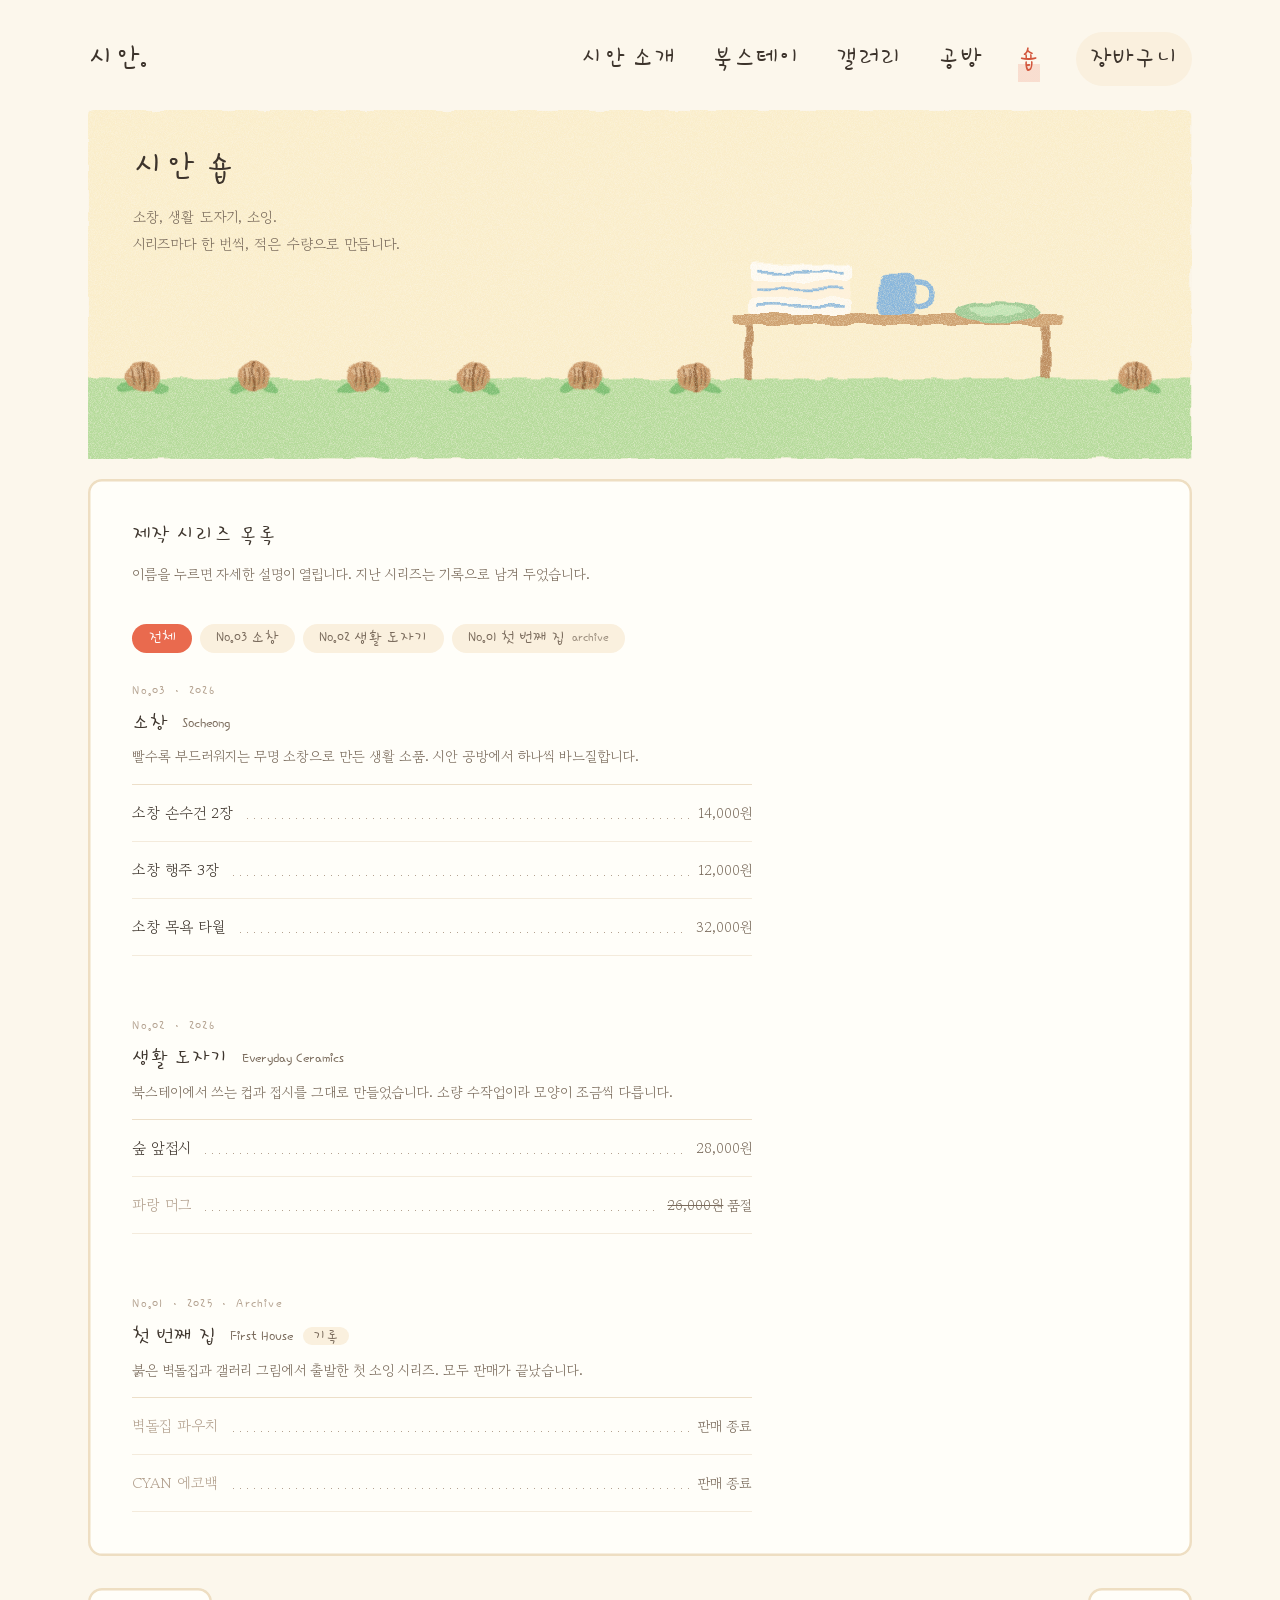
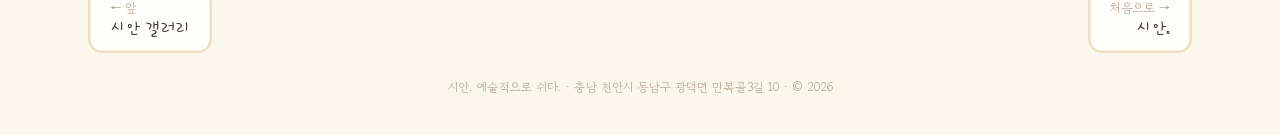
<file: shop.html>
<!DOCTYPE html>
<html lang="ko">
<head>
<meta charset="utf-8">
<meta name="viewport" content="width=device-width, initial-scale=1">
<title>시안 숍 — 시안.</title>
<meta name="description" content="소창, 생활 도자기, 소잉. 시안의 제작 시리즈 목록.">
<meta name="theme-color" content="#FCF7EC">
<link rel="icon" href="assets/img/book/favicon.png" type="image/png">

<meta property="og:type" content="book">
<meta property="og:title" content="시안 숍 — 시안.">
<meta property="og:description" content="소창, 생활 도자기, 소잉. 시안의 제작 시리즈 목록.">
<meta property="og:image" content="assets/img/book/drawing.png">
<meta property="og:locale" content="ko_KR">

<link rel="preconnect" href="https://fonts.googleapis.com">
<link rel="preconnect" href="https://fonts.gstatic.com" crossorigin>
<link href="https://fonts.googleapis.com/css2?family=Gowun+Batang:wght@400;700&family=Hi+Melody&display=swap" rel="stylesheet">
<link rel="stylesheet" href="assets/css/style.css">
</head>
<body class="chapter">

<a class="skip" href="#main">본문으로 건너뛰기</a>

<div class="sheet">

<!-- ───────────────────────── 머리: 로고 + 메뉴 (모든 페이지 같음) ───────────────────────── -->
<header class="hp-top" id="siteHead">
  <a class="hp-logo" href="index.html">시안.</a>
  <nav class="hp-nav" aria-label="주요 메뉴">
    <a href="about.html">시안 소개</a>
    <a href="stay.html">북스테이</a>
    <a href="gallery.html">갤러리</a>
    <a href="workshop.html">공방</a>
    <a href="shop.html" aria-current="page">숍</a>
    <a class="head-cart" href="shop.html#cart">장바구니<span class="head-cart-n" data-cart-count hidden>0</span></a>
  </nav>
</header>
<!-- /머리 -->

<main id="main">

<header class="opener">
  <div class="opener-text">
    <h1 class="opener-title">시안 숍</h1>
    <!-- ✏️ 첫 문장 -->
    <p class="opener-epigraph">소창, 생활 도자기, 소잉.<br>시리즈마다 한 번씩, 적은 수량으로 만듭니다.</p>
  </div>
  <svg class="opener-scene" viewBox="0 0 1200 380" role="img" aria-label="소창과 머그와 접시 그림"><defs><pattern id="brick" width="18" height="10" patternUnits="userSpaceOnUse">
  <rect width="18" height="10" fill="#E5603F"/>
  <rect x="0" y="0" width="8" height="4" fill="#EE7D5C"/><rect x="9" y="0" width="8" height="4" fill="#D9543A"/>
  <rect x="4" y="5" width="8" height="4" fill="#EA7050"/><rect x="13" y="5" width="5" height="4" fill="#F18A6A"/><rect x="0" y="5" width="3" height="4" fill="#F18A6A"/>
</pattern>
<pattern id="breeze" width="16" height="12" patternUnits="userSpaceOnUse">
  <rect width="16" height="12" fill="#FFFDF7"/><rect x="3" y="3" width="10" height="5" fill="#EBD9BF"/>
</pattern>
  <!-- 크레용/파스텔: 가장자리 번짐 + 알갱이 -->
  <filter id="pastel" x="-8%" y="-8%" width="116%" height="116%">
    <feTurbulence type="fractalNoise" baseFrequency=".035" numOctaves="2" seed="4" result="w"/>
    <feDisplacementMap in="SourceGraphic" in2="w" scale="9" xChannelSelector="R" yChannelSelector="G" result="d"/>
    <feTurbulence type="fractalNoise" baseFrequency="1.1" numOctaves="2" seed="9" result="g"/>
    <feColorMatrix in="g" type="matrix" values="0 0 0 0 0 0 0 0 0 0 0 0 0 0 0 0 0 0 -1.1 1.45" result="m"/>
    <feComposite in="d" in2="m" operator="in" result="t"/>
    <feGaussianBlur in="t" stdDeviation=".45"/>
  </filter>
  <!-- 펠트: 보송한 가장자리 + 얼룩 -->
  <filter id="felt" x="-8%" y="-8%" width="116%" height="116%">
    <feTurbulence type="fractalNoise" baseFrequency=".9" numOctaves="3" seed="2" result="w"/>
    <feDisplacementMap in="SourceGraphic" in2="w" scale="5" xChannelSelector="R" yChannelSelector="G" result="d"/>
    <feGaussianBlur in="d" stdDeviation=".8" result="b"/>
    <feTurbulence type="fractalNoise" baseFrequency=".55" numOctaves="3" seed="11" result="g"/>
    <feColorMatrix in="g" type="matrix" values="0 0 0 0 1 0 0 0 0 1 0 0 0 0 1 0 0 0 .55 -.08" result="spk"/>
    <feComposite in="spk" in2="b" operator="in" result="spk2"/>
    <feBlend in="spk2" in2="b" mode="soft-light"/>
  </filter>
  <!-- 수채 크레파스: 번진 면 + 진한 가장자리 -->
  <filter id="water" x="-10%" y="-10%" width="120%" height="120%">
    <feTurbulence type="fractalNoise" baseFrequency=".02" numOctaves="3" seed="6" result="w"/>
    <feDisplacementMap in="SourceGraphic" in2="w" scale="12" xChannelSelector="R" yChannelSelector="G" result="d"/>
    <feTurbulence type="fractalNoise" baseFrequency=".7" numOctaves="2" seed="13" result="g"/>
    <feColorMatrix in="g" type="matrix" values="0 0 0 0 0 0 0 0 0 0 0 0 0 0 0 0 0 0 -1.3 1.45" result="m"/>
    <feComposite in="d" in2="m" operator="in" result="t"/>
    <feGaussianBlur in="t" stdDeviation=".6"/>
  </filter>
  <!-- 오려 붙인 종이: 살짝 들쭉날쭉한 가장자리 -->
  <filter id="cut" x="-5%" y="-5%" width="110%" height="110%">
    <feTurbulence type="fractalNoise" baseFrequency=".09" numOctaves="2" seed="5" result="w"/>
    <feDisplacementMap in="SourceGraphic" in2="w" scale="4" xChannelSelector="R" yChannelSelector="G"/>
  </filter>
  <!-- 종이 결 -->
  <filter id="paper">
    <feTurbulence type="fractalNoise" baseFrequency=".85" numOctaves="3" seed="1" result="n"/>
    <feColorMatrix in="n" type="matrix" values="0 0 0 0 .75 0 0 0 0 .55 0 0 0 0 .35 0 0 0 .06 0"/>
  </filter>
</defs>
<g filter="url(#pastel)"><rect width="1200" height="380" rx="8" fill="#FBEFCC"/><rect y="292" width="1200" height="88" fill="#B5DC9C"/></g><g filter="url(#pastel)"><ellipse cx="45.7" cy="300.4" rx="14.3" ry="5.8500000000000005" fill="#7BBF73" transform="rotate(-20 45.7 300.4)"/><ellipse cx="74.3" cy="300.4" rx="14.3" ry="5.8500000000000005" fill="#7BBF73" transform="rotate(20 74.3 300.4)"/><ellipse cx="60.0" cy="290" rx="18.2" ry="16.25" fill="#C99566"/><ellipse cx="54.8" cy="284.8" rx="7.800000000000001" ry="5.2" fill="#E6C49C" opacity=".7"/><path d="M60.0 274.4 C56.1 284.8 63.9 295.2 60.0 305.6" stroke="#8A5A34" stroke-width="2.6" fill="none"/><path d="M49.6 280.9 q2.6 9.1 0 18.2" stroke="#946540" stroke-width="1.6900000000000002" fill="none"/><path d="M54.8 280.9 q2.6 9.1 0 18.2" stroke="#946540" stroke-width="1.6900000000000002" fill="none"/><path d="M65.2 280.9 q2.6 9.1 0 18.2" stroke="#946540" stroke-width="1.6900000000000002" fill="none"/><path d="M70.4 280.9 q2.6 9.1 0 18.2" stroke="#946540" stroke-width="1.6900000000000002" fill="none"/><ellipse cx="165.7" cy="300.4" rx="14.3" ry="5.8500000000000005" fill="#7BBF73" transform="rotate(-20 165.7 300.4)"/><ellipse cx="194.3" cy="300.4" rx="14.3" ry="5.8500000000000005" fill="#7BBF73" transform="rotate(20 194.3 300.4)"/><ellipse cx="180.0" cy="290" rx="18.2" ry="16.25" fill="#C99566"/><ellipse cx="174.8" cy="284.8" rx="7.800000000000001" ry="5.2" fill="#E6C49C" opacity=".7"/><path d="M180.0 274.4 C176.1 284.8 183.9 295.2 180.0 305.6" stroke="#8A5A34" stroke-width="2.6" fill="none"/><path d="M169.6 280.9 q2.6 9.1 0 18.2" stroke="#946540" stroke-width="1.6900000000000002" fill="none"/><path d="M174.8 280.9 q2.6 9.1 0 18.2" stroke="#946540" stroke-width="1.6900000000000002" fill="none"/><path d="M185.2 280.9 q2.6 9.1 0 18.2" stroke="#946540" stroke-width="1.6900000000000002" fill="none"/><path d="M190.4 280.9 q2.6 9.1 0 18.2" stroke="#946540" stroke-width="1.6900000000000002" fill="none"/><ellipse cx="285.7" cy="300.4" rx="14.3" ry="5.8500000000000005" fill="#7BBF73" transform="rotate(-20 285.7 300.4)"/><ellipse cx="314.3" cy="300.4" rx="14.3" ry="5.8500000000000005" fill="#7BBF73" transform="rotate(20 314.3 300.4)"/><ellipse cx="300.0" cy="290" rx="18.2" ry="16.25" fill="#C99566"/><ellipse cx="294.8" cy="284.8" rx="7.800000000000001" ry="5.2" fill="#E6C49C" opacity=".7"/><path d="M300.0 274.4 C296.1 284.8 303.9 295.2 300.0 305.6" stroke="#8A5A34" stroke-width="2.6" fill="none"/><path d="M289.6 280.9 q2.6 9.1 0 18.2" stroke="#946540" stroke-width="1.6900000000000002" fill="none"/><path d="M294.8 280.9 q2.6 9.1 0 18.2" stroke="#946540" stroke-width="1.6900000000000002" fill="none"/><path d="M305.2 280.9 q2.6 9.1 0 18.2" stroke="#946540" stroke-width="1.6900000000000002" fill="none"/><path d="M310.4 280.9 q2.6 9.1 0 18.2" stroke="#946540" stroke-width="1.6900000000000002" fill="none"/><ellipse cx="405.7" cy="300.4" rx="14.3" ry="5.8500000000000005" fill="#7BBF73" transform="rotate(-20 405.7 300.4)"/><ellipse cx="434.3" cy="300.4" rx="14.3" ry="5.8500000000000005" fill="#7BBF73" transform="rotate(20 434.3 300.4)"/><ellipse cx="420.0" cy="290" rx="18.2" ry="16.25" fill="#C99566"/><ellipse cx="414.8" cy="284.8" rx="7.800000000000001" ry="5.2" fill="#E6C49C" opacity=".7"/><path d="M420.0 274.4 C416.1 284.8 423.9 295.2 420.0 305.6" stroke="#8A5A34" stroke-width="2.6" fill="none"/><path d="M409.6 280.9 q2.6 9.1 0 18.2" stroke="#946540" stroke-width="1.6900000000000002" fill="none"/><path d="M414.8 280.9 q2.6 9.1 0 18.2" stroke="#946540" stroke-width="1.6900000000000002" fill="none"/><path d="M425.2 280.9 q2.6 9.1 0 18.2" stroke="#946540" stroke-width="1.6900000000000002" fill="none"/><path d="M430.4 280.9 q2.6 9.1 0 18.2" stroke="#946540" stroke-width="1.6900000000000002" fill="none"/><ellipse cx="525.7" cy="300.4" rx="14.3" ry="5.8500000000000005" fill="#7BBF73" transform="rotate(-20 525.7 300.4)"/><ellipse cx="554.3" cy="300.4" rx="14.3" ry="5.8500000000000005" fill="#7BBF73" transform="rotate(20 554.3 300.4)"/><ellipse cx="540.0" cy="290" rx="18.2" ry="16.25" fill="#C99566"/><ellipse cx="534.8" cy="284.8" rx="7.800000000000001" ry="5.2" fill="#E6C49C" opacity=".7"/><path d="M540.0 274.4 C536.1 284.8 543.9 295.2 540.0 305.6" stroke="#8A5A34" stroke-width="2.6" fill="none"/><path d="M529.6 280.9 q2.6 9.1 0 18.2" stroke="#946540" stroke-width="1.6900000000000002" fill="none"/><path d="M534.8 280.9 q2.6 9.1 0 18.2" stroke="#946540" stroke-width="1.6900000000000002" fill="none"/><path d="M545.2 280.9 q2.6 9.1 0 18.2" stroke="#946540" stroke-width="1.6900000000000002" fill="none"/><path d="M550.4 280.9 q2.6 9.1 0 18.2" stroke="#946540" stroke-width="1.6900000000000002" fill="none"/><ellipse cx="645.7" cy="300.4" rx="14.3" ry="5.8500000000000005" fill="#7BBF73" transform="rotate(-20 645.7 300.4)"/><ellipse cx="674.3" cy="300.4" rx="14.3" ry="5.8500000000000005" fill="#7BBF73" transform="rotate(20 674.3 300.4)"/><ellipse cx="660.0" cy="290" rx="18.2" ry="16.25" fill="#C99566"/><ellipse cx="654.8" cy="284.8" rx="7.800000000000001" ry="5.2" fill="#E6C49C" opacity=".7"/><path d="M660.0 274.4 C656.1 284.8 663.9 295.2 660.0 305.6" stroke="#8A5A34" stroke-width="2.6" fill="none"/><path d="M649.6 280.9 q2.6 9.1 0 18.2" stroke="#946540" stroke-width="1.6900000000000002" fill="none"/><path d="M654.8 280.9 q2.6 9.1 0 18.2" stroke="#946540" stroke-width="1.6900000000000002" fill="none"/><path d="M665.2 280.9 q2.6 9.1 0 18.2" stroke="#946540" stroke-width="1.6900000000000002" fill="none"/><path d="M670.4 280.9 q2.6 9.1 0 18.2" stroke="#946540" stroke-width="1.6900000000000002" fill="none"/><ellipse cx="1125.7" cy="300.4" rx="14.3" ry="5.8500000000000005" fill="#7BBF73" transform="rotate(-20 1125.7 300.4)"/><ellipse cx="1154.3" cy="300.4" rx="14.3" ry="5.8500000000000005" fill="#7BBF73" transform="rotate(20 1154.3 300.4)"/><ellipse cx="1140.0" cy="290" rx="18.2" ry="16.25" fill="#C99566"/><ellipse cx="1134.8" cy="284.8" rx="7.800000000000001" ry="5.2" fill="#E6C49C" opacity=".7"/><path d="M1140.0 274.4 C1136.1 284.8 1143.9 295.2 1140.0 305.6" stroke="#8A5A34" stroke-width="2.6" fill="none"/><path d="M1129.6 280.9 q2.6 9.1 0 18.2" stroke="#946540" stroke-width="1.6900000000000002" fill="none"/><path d="M1134.8 280.9 q2.6 9.1 0 18.2" stroke="#946540" stroke-width="1.6900000000000002" fill="none"/><path d="M1145.2 280.9 q2.6 9.1 0 18.2" stroke="#946540" stroke-width="1.6900000000000002" fill="none"/><path d="M1150.4 280.9 q2.6 9.1 0 18.2" stroke="#946540" stroke-width="1.6900000000000002" fill="none"/></g><g class="art" filter="url(#pastel)"><rect x="700" y="222" width="360" height="12" rx="3" fill="#CDA070"/><rect x="714" y="234" width="9" height="60" fill="#BC8C5E"/><rect x="1037" y="234" width="9" height="60" fill="#BC8C5E"/><rect x="720" y="204" width="110" height="18" rx="5" fill="#FFFBF3"/><rect x="728" y="211" width="94" height="3" fill="#90BCE0"/><rect x="720" y="186" width="110" height="18" rx="5" fill="#FFF3DE"/><rect x="728" y="193" width="94" height="3" fill="#90BCE0"/><rect x="720" y="168" width="110" height="18" rx="5" fill="#FFFDF8"/><rect x="728" y="175" width="94" height="3" fill="#90BCE0"/><rect x="860" y="178" width="40" height="44" rx="6" fill="#86B6DE"/><path d="M900 188 q18 0 18 12 t-18 12" stroke="#86B6DE" stroke-width="6" fill="none"/><ellipse cx="990" cy="220" rx="46" ry="12" fill="#9CCB95"/><ellipse cx="990" cy="218" rx="30" ry="6" fill="#BFE5B6"/></g><rect width="1200" height="380" rx="8" filter="url(#paper)" pointer-events="none"/></svg>
</header>

<!-- 시리즈 · 제품은 data.js → series / products 에서 자동으로 만들어집니다 -->
<section class="page" id="series">
  <h2 class="sect-title"><span class="sect-no">5.1</span>제작 시리즈 목록</h2>
  <p class="prose-note">이름을 누르면 자세한 설명이 열립니다. 지난 시리즈는 기록으로 남겨 두었습니다.</p>
  <div class="tabs" id="shopTabs" role="tablist" aria-label="시리즈"></div>
  <div id="shopList"></div>
</section>

</main>

<!-- 제품 자세히 -->
<dialog class="modal" id="prodModal" aria-labelledby="prodModalTitle">
  <div class="modal-in">
    <button class="modal-x" type="button" data-close aria-label="닫기">×</button>
    <div class="modal-body" id="prodModalBody"></div>
  </div>
</dialog>

<!-- 장바구니 · 주문 -->
<dialog class="modal modal--drawer" id="cartModal" aria-labelledby="cartTitle">
  <div class="modal-in">
    <button class="modal-x" type="button" data-close aria-label="닫기">×</button>
    <div class="modal-body">
      <p class="part-label">주문서</p>
      <h2 class="modal-title" id="cartTitle">장바구니</h2>

      <div id="cartView">
        <ul class="cart" id="cartItems"></ul>
        <dl class="sum" id="cartSum"></dl>

        <form class="order" id="orderForm" novalidate>
          <p class="book-sum-title">받으시는 분</p>
          <div class="fields">
            <div class="field"><label for="oName">이름</label><input id="oName" name="name" autocomplete="name" required></div>
            <div class="field"><label for="oPhone">연락처</label><input id="oPhone" name="phone" type="tel" autocomplete="tel" inputmode="tel" placeholder="010-0000-0000" required pattern="[0-9\-+ ]{9,}"></div>
            <div class="field field--full"><label for="oAddr">주소</label><input id="oAddr" name="address" autocomplete="street-address" required></div>
            <div class="field field--full"><label for="oMemo">남기실 말 <small>선택</small></label><input id="oMemo" name="memo"></div>
            <div class="field field--full field--check">
              <label><input type="checkbox" id="oPickup" name="pickup"> 시안에서 직접 받을게요 (배송비 없음)</label>
            </div>
          </div>
          <p class="muted" id="orderBank"></p>
          <button class="btn btn--block" type="submit" id="orderSubmit">주문 신청하기</button>
          <p class="form-msg" id="orderMsg" role="status"></p>
        </form>
      </div>

      <div class="done" id="orderDone" hidden tabindex="-1">
        <h3 class="done-title">주문 신청이 접수되었습니다</h3>
        <p class="done-text" id="orderDoneText"></p>
        <button class="btn btn--ghost" type="button" data-close>목록으로 돌아가기</button>
      </div>
    </div>
  </div>
</dialog>

<!-- ───────────────────────── 앞 · 뒤 페이지 ───────────────────────── -->
<footer class="site-foot">
  <nav class="turn" aria-label="앞뒤 페이지">
    <a class="turn-prev" href="gallery.html"><small>앞</small>시안 갤러리</a>
    <a class="turn-next" href="index.html"><small>처음으로</small>시안.</a>
  </nav>
  <p class="foot-copy">시안. 예술적으로 쉬다. · 충남 천안시 동남구 광덕면 만복골3길 10 · © <span id="year">2026</span></p>
</footer>

</div><!-- /.sheet -->

<script src="assets/js/data.js" defer></script>
<script src="assets/js/main.js" defer></script>
<script src="assets/js/shop.js" defer></script>
</body>
</html>
</file>
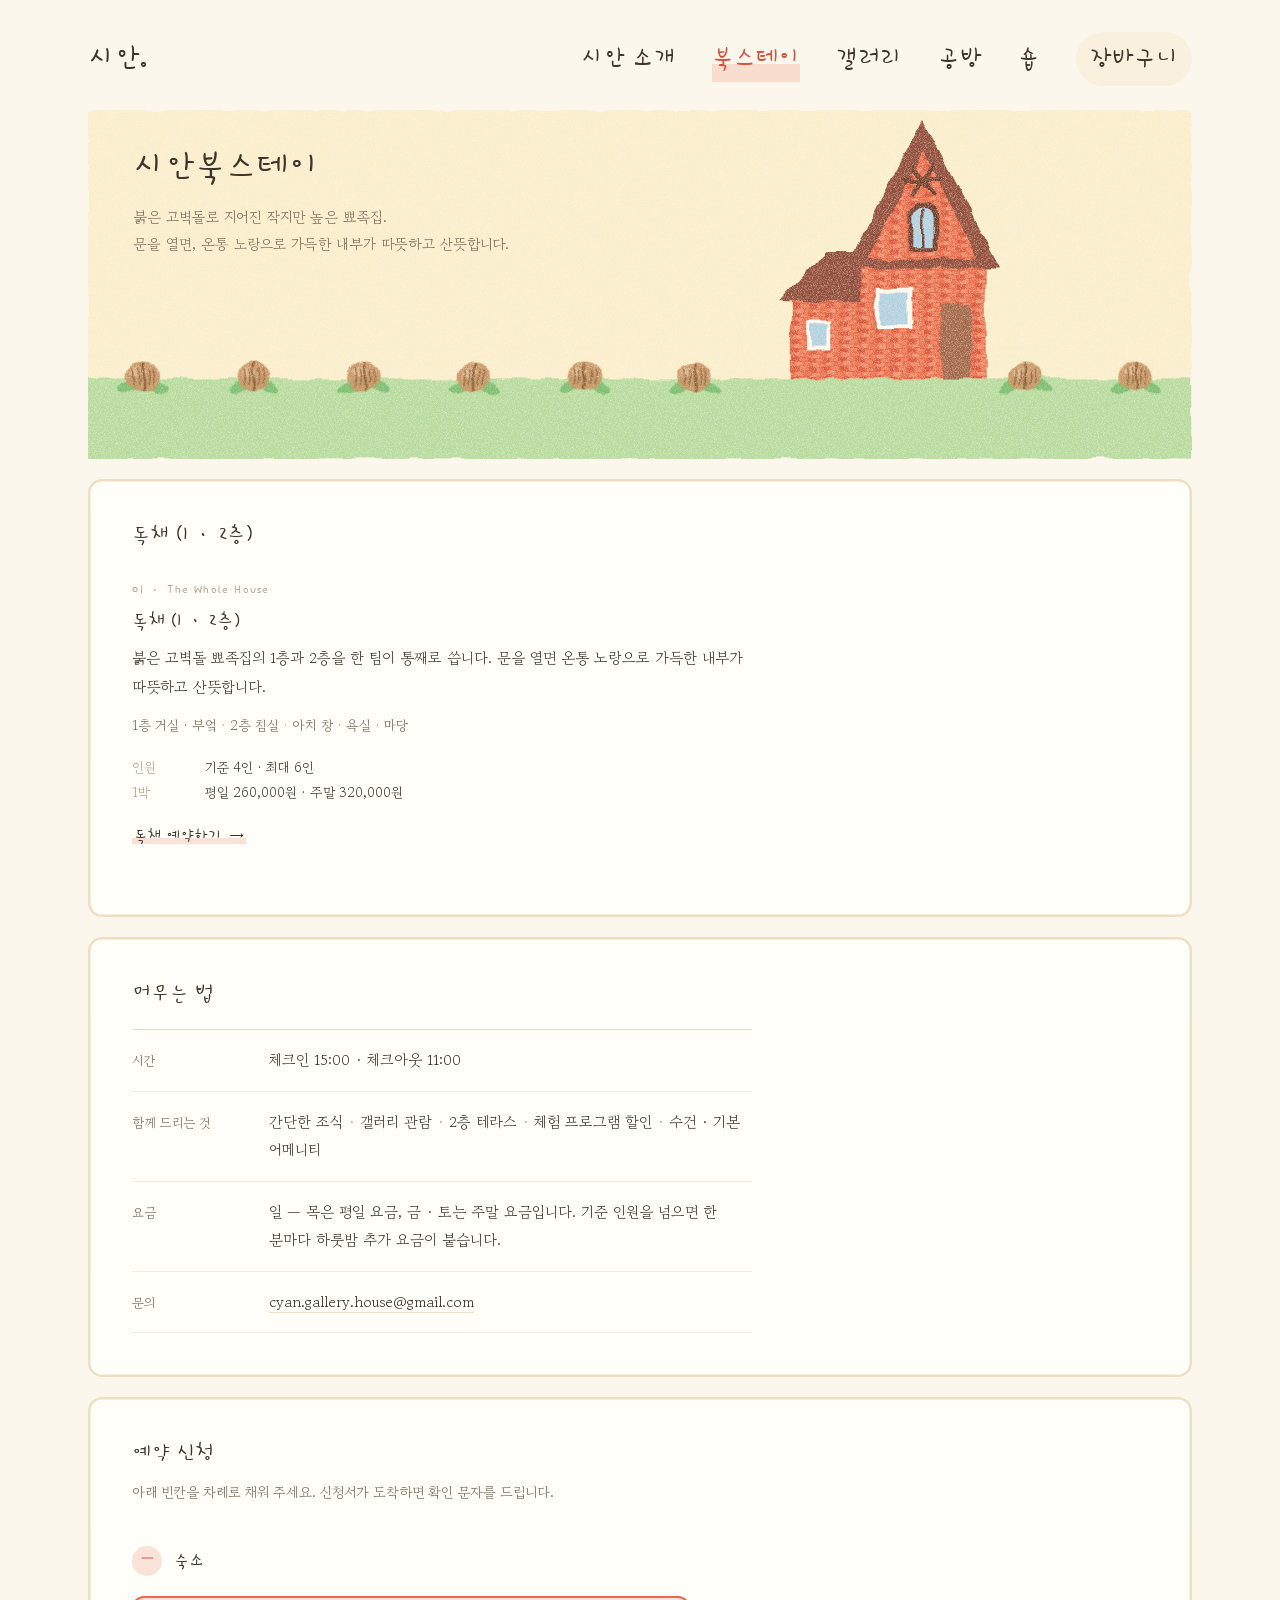
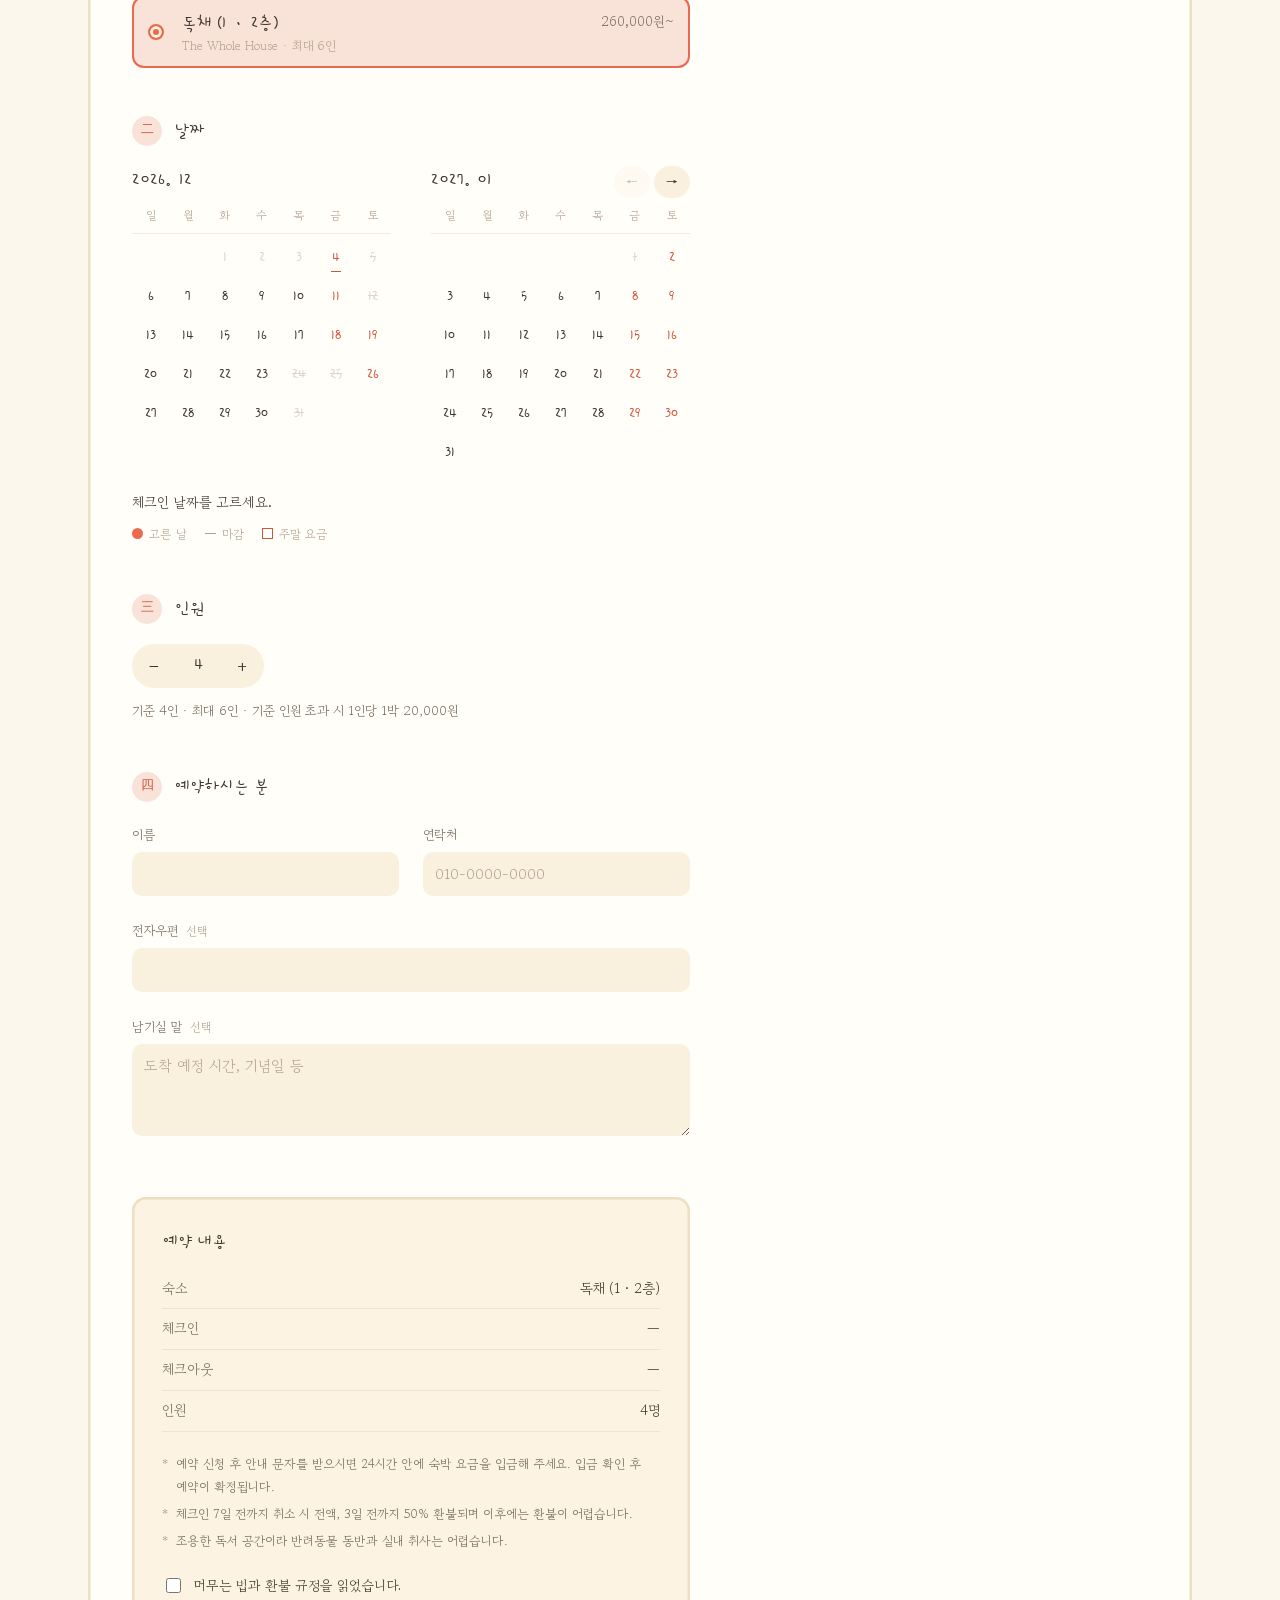
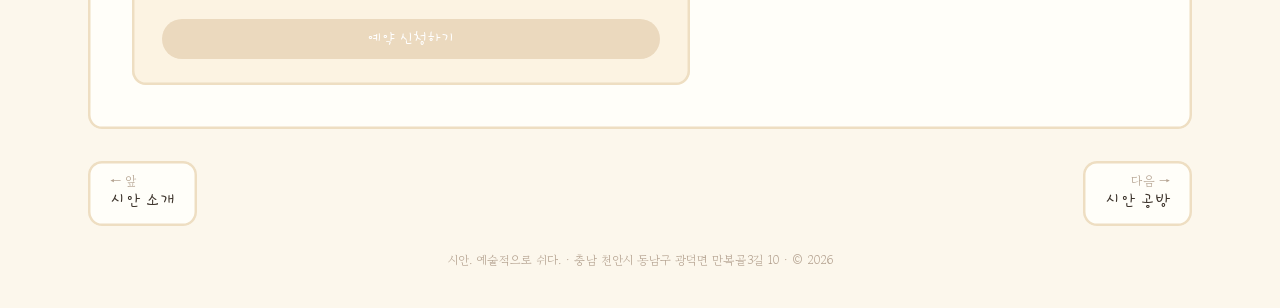
<file: stay.html>
<!DOCTYPE html>
<html lang="ko">
<head>
<meta charset="utf-8">
<meta name="viewport" content="width=device-width, initial-scale=1">
<title>시안북스테이 — 시안.</title>
<meta name="description" content="붉은 고벽돌 뾰족집에서의 하룻밤. 시안북스테이 방 소개와 예약 신청.">
<meta name="theme-color" content="#FCF7EC">
<link rel="icon" href="assets/img/book/favicon.png" type="image/png">

<meta property="og:type" content="book">
<meta property="og:title" content="시안북스테이 — 시안.">
<meta property="og:description" content="붉은 고벽돌 뾰족집에서의 하룻밤. 시안북스테이 방 소개와 예약 신청.">
<meta property="og:image" content="assets/img/book/drawing.png">
<meta property="og:locale" content="ko_KR">

<link rel="preconnect" href="https://fonts.googleapis.com">
<link rel="preconnect" href="https://fonts.gstatic.com" crossorigin>
<link href="https://fonts.googleapis.com/css2?family=Gowun+Batang:wght@400;700&family=Hi+Melody&display=swap" rel="stylesheet">
<link rel="stylesheet" href="assets/css/style.css">
</head>
<body class="chapter">

<a class="skip" href="#main">본문으로 건너뛰기</a>

<div class="sheet">

<!-- ───────────────────────── 머리: 로고 + 메뉴 (모든 페이지 같음) ───────────────────────── -->
<header class="hp-top" id="siteHead">
  <a class="hp-logo" href="index.html">시안.</a>
  <nav class="hp-nav" aria-label="주요 메뉴">
    <a href="about.html">시안 소개</a>
    <a href="stay.html" aria-current="page">북스테이</a>
    <a href="gallery.html">갤러리</a>
    <a href="workshop.html">공방</a>
    <a href="shop.html">숍</a>
    <a class="head-cart" href="shop.html#cart">장바구니<span class="head-cart-n" data-cart-count hidden>0</span></a>
  </nav>
</header>
<!-- /머리 -->

<main id="main">

<header class="opener">
  <div class="opener-text">
    <h1 class="opener-title">시안북스테이</h1>
    <!-- ✏️ 첫 문장 -->
    <p class="opener-epigraph">붉은 고벽돌로 지어진 작지만 높은 뾰족집.<br>문을 열면, 온통 노랑으로 가득한 내부가 따뜻하고 산뜻합니다.</p>
  </div>
  <svg class="opener-scene" viewBox="0 0 1200 380" role="img" aria-label="다홍 벽돌 뾰족집 그림 (1 · 2층 독채)"><defs><pattern id="brick" width="18" height="10" patternUnits="userSpaceOnUse">
  <rect width="18" height="10" fill="#E5603F"/>
  <rect x="0" y="0" width="8" height="4" fill="#EE7D5C"/><rect x="9" y="0" width="8" height="4" fill="#D9543A"/>
  <rect x="4" y="5" width="8" height="4" fill="#EA7050"/><rect x="13" y="5" width="5" height="4" fill="#F18A6A"/><rect x="0" y="5" width="3" height="4" fill="#F18A6A"/>
</pattern>
<pattern id="breeze" width="16" height="12" patternUnits="userSpaceOnUse">
  <rect width="16" height="12" fill="#FFFDF7"/><rect x="3" y="3" width="10" height="5" fill="#EBD9BF"/>
</pattern>
  <!-- 크레용/파스텔: 가장자리 번짐 + 알갱이 -->
  <filter id="pastel" x="-8%" y="-8%" width="116%" height="116%">
    <feTurbulence type="fractalNoise" baseFrequency=".035" numOctaves="2" seed="4" result="w"/>
    <feDisplacementMap in="SourceGraphic" in2="w" scale="9" xChannelSelector="R" yChannelSelector="G" result="d"/>
    <feTurbulence type="fractalNoise" baseFrequency="1.1" numOctaves="2" seed="9" result="g"/>
    <feColorMatrix in="g" type="matrix" values="0 0 0 0 0 0 0 0 0 0 0 0 0 0 0 0 0 0 -1.1 1.45" result="m"/>
    <feComposite in="d" in2="m" operator="in" result="t"/>
    <feGaussianBlur in="t" stdDeviation=".45"/>
  </filter>
  <!-- 펠트: 보송한 가장자리 + 얼룩 -->
  <filter id="felt" x="-8%" y="-8%" width="116%" height="116%">
    <feTurbulence type="fractalNoise" baseFrequency=".9" numOctaves="3" seed="2" result="w"/>
    <feDisplacementMap in="SourceGraphic" in2="w" scale="5" xChannelSelector="R" yChannelSelector="G" result="d"/>
    <feGaussianBlur in="d" stdDeviation=".8" result="b"/>
    <feTurbulence type="fractalNoise" baseFrequency=".55" numOctaves="3" seed="11" result="g"/>
    <feColorMatrix in="g" type="matrix" values="0 0 0 0 1 0 0 0 0 1 0 0 0 0 1 0 0 0 .55 -.08" result="spk"/>
    <feComposite in="spk" in2="b" operator="in" result="spk2"/>
    <feBlend in="spk2" in2="b" mode="soft-light"/>
  </filter>
  <!-- 수채 크레파스: 번진 면 + 진한 가장자리 -->
  <filter id="water" x="-10%" y="-10%" width="120%" height="120%">
    <feTurbulence type="fractalNoise" baseFrequency=".02" numOctaves="3" seed="6" result="w"/>
    <feDisplacementMap in="SourceGraphic" in2="w" scale="12" xChannelSelector="R" yChannelSelector="G" result="d"/>
    <feTurbulence type="fractalNoise" baseFrequency=".7" numOctaves="2" seed="13" result="g"/>
    <feColorMatrix in="g" type="matrix" values="0 0 0 0 0 0 0 0 0 0 0 0 0 0 0 0 0 0 -1.3 1.45" result="m"/>
    <feComposite in="d" in2="m" operator="in" result="t"/>
    <feGaussianBlur in="t" stdDeviation=".6"/>
  </filter>
  <!-- 오려 붙인 종이: 살짝 들쭉날쭉한 가장자리 -->
  <filter id="cut" x="-5%" y="-5%" width="110%" height="110%">
    <feTurbulence type="fractalNoise" baseFrequency=".09" numOctaves="2" seed="5" result="w"/>
    <feDisplacementMap in="SourceGraphic" in2="w" scale="4" xChannelSelector="R" yChannelSelector="G"/>
  </filter>
  <!-- 종이 결 -->
  <filter id="paper">
    <feTurbulence type="fractalNoise" baseFrequency=".85" numOctaves="3" seed="1" result="n"/>
    <feColorMatrix in="n" type="matrix" values="0 0 0 0 .75 0 0 0 0 .55 0 0 0 0 .35 0 0 0 .06 0"/>
  </filter>
</defs>
<g filter="url(#pastel)"><rect width="1200" height="380" rx="8" fill="#FBEFCC"/><rect y="292" width="1200" height="88" fill="#B5DC9C"/></g><g filter="url(#pastel)"><ellipse cx="45.7" cy="300.4" rx="14.3" ry="5.8500000000000005" fill="#7BBF73" transform="rotate(-20 45.7 300.4)"/><ellipse cx="74.3" cy="300.4" rx="14.3" ry="5.8500000000000005" fill="#7BBF73" transform="rotate(20 74.3 300.4)"/><ellipse cx="60.0" cy="290" rx="18.2" ry="16.25" fill="#C99566"/><ellipse cx="54.8" cy="284.8" rx="7.800000000000001" ry="5.2" fill="#E6C49C" opacity=".7"/><path d="M60.0 274.4 C56.1 284.8 63.9 295.2 60.0 305.6" stroke="#8A5A34" stroke-width="2.6" fill="none"/><path d="M49.6 280.9 q2.6 9.1 0 18.2" stroke="#946540" stroke-width="1.6900000000000002" fill="none"/><path d="M54.8 280.9 q2.6 9.1 0 18.2" stroke="#946540" stroke-width="1.6900000000000002" fill="none"/><path d="M65.2 280.9 q2.6 9.1 0 18.2" stroke="#946540" stroke-width="1.6900000000000002" fill="none"/><path d="M70.4 280.9 q2.6 9.1 0 18.2" stroke="#946540" stroke-width="1.6900000000000002" fill="none"/><ellipse cx="165.7" cy="300.4" rx="14.3" ry="5.8500000000000005" fill="#7BBF73" transform="rotate(-20 165.7 300.4)"/><ellipse cx="194.3" cy="300.4" rx="14.3" ry="5.8500000000000005" fill="#7BBF73" transform="rotate(20 194.3 300.4)"/><ellipse cx="180.0" cy="290" rx="18.2" ry="16.25" fill="#C99566"/><ellipse cx="174.8" cy="284.8" rx="7.800000000000001" ry="5.2" fill="#E6C49C" opacity=".7"/><path d="M180.0 274.4 C176.1 284.8 183.9 295.2 180.0 305.6" stroke="#8A5A34" stroke-width="2.6" fill="none"/><path d="M169.6 280.9 q2.6 9.1 0 18.2" stroke="#946540" stroke-width="1.6900000000000002" fill="none"/><path d="M174.8 280.9 q2.6 9.1 0 18.2" stroke="#946540" stroke-width="1.6900000000000002" fill="none"/><path d="M185.2 280.9 q2.6 9.1 0 18.2" stroke="#946540" stroke-width="1.6900000000000002" fill="none"/><path d="M190.4 280.9 q2.6 9.1 0 18.2" stroke="#946540" stroke-width="1.6900000000000002" fill="none"/><ellipse cx="285.7" cy="300.4" rx="14.3" ry="5.8500000000000005" fill="#7BBF73" transform="rotate(-20 285.7 300.4)"/><ellipse cx="314.3" cy="300.4" rx="14.3" ry="5.8500000000000005" fill="#7BBF73" transform="rotate(20 314.3 300.4)"/><ellipse cx="300.0" cy="290" rx="18.2" ry="16.25" fill="#C99566"/><ellipse cx="294.8" cy="284.8" rx="7.800000000000001" ry="5.2" fill="#E6C49C" opacity=".7"/><path d="M300.0 274.4 C296.1 284.8 303.9 295.2 300.0 305.6" stroke="#8A5A34" stroke-width="2.6" fill="none"/><path d="M289.6 280.9 q2.6 9.1 0 18.2" stroke="#946540" stroke-width="1.6900000000000002" fill="none"/><path d="M294.8 280.9 q2.6 9.1 0 18.2" stroke="#946540" stroke-width="1.6900000000000002" fill="none"/><path d="M305.2 280.9 q2.6 9.1 0 18.2" stroke="#946540" stroke-width="1.6900000000000002" fill="none"/><path d="M310.4 280.9 q2.6 9.1 0 18.2" stroke="#946540" stroke-width="1.6900000000000002" fill="none"/><ellipse cx="405.7" cy="300.4" rx="14.3" ry="5.8500000000000005" fill="#7BBF73" transform="rotate(-20 405.7 300.4)"/><ellipse cx="434.3" cy="300.4" rx="14.3" ry="5.8500000000000005" fill="#7BBF73" transform="rotate(20 434.3 300.4)"/><ellipse cx="420.0" cy="290" rx="18.2" ry="16.25" fill="#C99566"/><ellipse cx="414.8" cy="284.8" rx="7.800000000000001" ry="5.2" fill="#E6C49C" opacity=".7"/><path d="M420.0 274.4 C416.1 284.8 423.9 295.2 420.0 305.6" stroke="#8A5A34" stroke-width="2.6" fill="none"/><path d="M409.6 280.9 q2.6 9.1 0 18.2" stroke="#946540" stroke-width="1.6900000000000002" fill="none"/><path d="M414.8 280.9 q2.6 9.1 0 18.2" stroke="#946540" stroke-width="1.6900000000000002" fill="none"/><path d="M425.2 280.9 q2.6 9.1 0 18.2" stroke="#946540" stroke-width="1.6900000000000002" fill="none"/><path d="M430.4 280.9 q2.6 9.1 0 18.2" stroke="#946540" stroke-width="1.6900000000000002" fill="none"/><ellipse cx="525.7" cy="300.4" rx="14.3" ry="5.8500000000000005" fill="#7BBF73" transform="rotate(-20 525.7 300.4)"/><ellipse cx="554.3" cy="300.4" rx="14.3" ry="5.8500000000000005" fill="#7BBF73" transform="rotate(20 554.3 300.4)"/><ellipse cx="540.0" cy="290" rx="18.2" ry="16.25" fill="#C99566"/><ellipse cx="534.8" cy="284.8" rx="7.800000000000001" ry="5.2" fill="#E6C49C" opacity=".7"/><path d="M540.0 274.4 C536.1 284.8 543.9 295.2 540.0 305.6" stroke="#8A5A34" stroke-width="2.6" fill="none"/><path d="M529.6 280.9 q2.6 9.1 0 18.2" stroke="#946540" stroke-width="1.6900000000000002" fill="none"/><path d="M534.8 280.9 q2.6 9.1 0 18.2" stroke="#946540" stroke-width="1.6900000000000002" fill="none"/><path d="M545.2 280.9 q2.6 9.1 0 18.2" stroke="#946540" stroke-width="1.6900000000000002" fill="none"/><path d="M550.4 280.9 q2.6 9.1 0 18.2" stroke="#946540" stroke-width="1.6900000000000002" fill="none"/><ellipse cx="645.7" cy="300.4" rx="14.3" ry="5.8500000000000005" fill="#7BBF73" transform="rotate(-20 645.7 300.4)"/><ellipse cx="674.3" cy="300.4" rx="14.3" ry="5.8500000000000005" fill="#7BBF73" transform="rotate(20 674.3 300.4)"/><ellipse cx="660.0" cy="290" rx="18.2" ry="16.25" fill="#C99566"/><ellipse cx="654.8" cy="284.8" rx="7.800000000000001" ry="5.2" fill="#E6C49C" opacity=".7"/><path d="M660.0 274.4 C656.1 284.8 663.9 295.2 660.0 305.6" stroke="#8A5A34" stroke-width="2.6" fill="none"/><path d="M649.6 280.9 q2.6 9.1 0 18.2" stroke="#946540" stroke-width="1.6900000000000002" fill="none"/><path d="M654.8 280.9 q2.6 9.1 0 18.2" stroke="#946540" stroke-width="1.6900000000000002" fill="none"/><path d="M665.2 280.9 q2.6 9.1 0 18.2" stroke="#946540" stroke-width="1.6900000000000002" fill="none"/><path d="M670.4 280.9 q2.6 9.1 0 18.2" stroke="#946540" stroke-width="1.6900000000000002" fill="none"/><ellipse cx="1005.7" cy="300.4" rx="14.3" ry="5.8500000000000005" fill="#7BBF73" transform="rotate(-20 1005.7 300.4)"/><ellipse cx="1034.3" cy="300.4" rx="14.3" ry="5.8500000000000005" fill="#7BBF73" transform="rotate(20 1034.3 300.4)"/><ellipse cx="1020.0" cy="290" rx="18.2" ry="16.25" fill="#C99566"/><ellipse cx="1014.8" cy="284.8" rx="7.800000000000001" ry="5.2" fill="#E6C49C" opacity=".7"/><path d="M1020.0 274.4 C1016.1 284.8 1023.9 295.2 1020.0 305.6" stroke="#8A5A34" stroke-width="2.6" fill="none"/><path d="M1009.6 280.9 q2.6 9.1 0 18.2" stroke="#946540" stroke-width="1.6900000000000002" fill="none"/><path d="M1014.8 280.9 q2.6 9.1 0 18.2" stroke="#946540" stroke-width="1.6900000000000002" fill="none"/><path d="M1025.2 280.9 q2.6 9.1 0 18.2" stroke="#946540" stroke-width="1.6900000000000002" fill="none"/><path d="M1030.4 280.9 q2.6 9.1 0 18.2" stroke="#946540" stroke-width="1.6900000000000002" fill="none"/><ellipse cx="1125.7" cy="300.4" rx="14.3" ry="5.8500000000000005" fill="#7BBF73" transform="rotate(-20 1125.7 300.4)"/><ellipse cx="1154.3" cy="300.4" rx="14.3" ry="5.8500000000000005" fill="#7BBF73" transform="rotate(20 1154.3 300.4)"/><ellipse cx="1140.0" cy="290" rx="18.2" ry="16.25" fill="#C99566"/><ellipse cx="1134.8" cy="284.8" rx="7.800000000000001" ry="5.2" fill="#E6C49C" opacity=".7"/><path d="M1140.0 274.4 C1136.1 284.8 1143.9 295.2 1140.0 305.6" stroke="#8A5A34" stroke-width="2.6" fill="none"/><path d="M1129.6 280.9 q2.6 9.1 0 18.2" stroke="#946540" stroke-width="1.6900000000000002" fill="none"/><path d="M1134.8 280.9 q2.6 9.1 0 18.2" stroke="#946540" stroke-width="1.6900000000000002" fill="none"/><path d="M1145.2 280.9 q2.6 9.1 0 18.2" stroke="#946540" stroke-width="1.6900000000000002" fill="none"/><path d="M1150.4 280.9 q2.6 9.1 0 18.2" stroke="#946540" stroke-width="1.6900000000000002" fill="none"/></g><g class="art" filter="url(#pastel)"><g>
 <rect x="764.4" y="203.8" width="79.8" height="88.2" fill="url(#brick)"/>
 <polygon points="751.8,208.0 802.2,153.4 844.2,153.4 844.2,208.0" fill="#8E4A3A"/>
 <rect x="781.2" y="229.0" width="27.3" height="31.5" fill="#FFFBF2"/><rect x="785.4" y="233.2" width="18.900000000000002" height="23.1" fill="#AFD1E6"/>
 <rect x="840" y="161.79999999999998" width="136.5" height="130.20000000000002" fill="url(#brick)"/>
 <polygon points="823.2,172.3 908.25,10.599999999999966 993.3,172.3" fill="#8E4A3A"/>
 <polygon points="848.4,161.79999999999998 908.25,44.19999999999999 968.1,161.79999999999998" fill="url(#brick)"/>
 <path d="M888.3 75.69999999999999 L928.2 75.69999999999999 M896.7 61.0 L919.8 90.39999999999998 M919.8 61.0 L896.7 90.39999999999998" stroke="#6E3A2C" stroke-width="5.25" stroke-linecap="round"/>
 <path d="M892.5 153.4 v-37.800000000000004 a15.75 15.75 0 0 1 31.5 0 v37.800000000000004z" fill="#6E3A2C"/>
 <path d="M897.75 149.2 v-32.550000000000004 a10.5 10.5 0 0 1 21.0 0 v32.550000000000004z" fill="#AFD1E6"/>
 <rect x="907.2" y="107.19999999999999" width="2.625" height="42.0" fill="#6E3A2C"/>
 <rect x="856.8" y="193.3" width="39.9" height="46.2" fill="#FFFBF2"/><rect x="862.05" y="198.55" width="29.400000000000002" height="35.7" fill="#AFD1E6"/>
 <rect x="928.2" y="212.2" width="33.6" height="79.8" fill="#A0654A"/>
</g></g><rect width="1200" height="380" rx="8" filter="url(#paper)" pointer-events="none"/></svg>
</header>

<!-- 방 목록은 data.js → stay.rooms 에서 자동으로 만들어집니다 -->
<section class="page" id="rooms">
  <h2 class="sect-title"><span class="sect-no">2.1</span>독채 (1 · 2층)</h2>
  <div class="rooms" id="stayRooms"></div>
</section>

<section class="page" id="info">
  <h2 class="sect-title"><span class="sect-no">2.2</span>머무는 법</h2>
  <dl class="glossary">
    <div><dt>시간</dt><dd id="stayTimes">체크인 15:00 · 체크아웃 11:00</dd></div>
    <div><dt>함께 드리는 것</dt><dd><ul class="dots" id="stayIncluded"></ul></dd></div>
    <div><dt>요금</dt><dd>일 — 목은 평일 요금, 금 · 토는 주말 요금입니다. 기준 인원을 넘으면 한 분마다 하룻밤 추가 요금이 붙습니다.</dd></div>
    <div><dt>문의</dt><dd><a class="link" data-site="email" href="mailto:cyan.gallery.house@gmail.com">cyan.gallery.house@gmail.com</a></dd></div>
  </dl>
</section>

<section class="page" id="book">
  <h2 class="sect-title"><span class="sect-no">2.3</span>예약 신청</h2>
  <p class="prose-note">아래 빈칸을 차례로 채워 주세요. 신청서가 도착하면 확인 문자를 드립니다.</p>

  <form class="book" id="stayForm" novalidate>
    <fieldset class="book-step">
      <legend><span>一</span>숙소</legend>
      <div class="pick" id="stayPick"></div>
    </fieldset>

    <fieldset class="book-step">
      <legend><span>二</span>날짜</legend>
      <div class="cal" id="stayCal"></div>
      <p class="cal-help" id="stayHelp" aria-live="polite">체크인 날짜를 고르세요.</p>
      <ul class="cal-legend" aria-hidden="true">
        <li><i class="is-sel"></i>고른 날</li>
        <li><i class="is-full"></i>마감</li>
        <li><i class="is-wknd"></i>주말 요금</li>
      </ul>
    </fieldset>

    <fieldset class="book-step">
      <legend><span>三</span>인원</legend>
      <div class="stepper" id="stayGuests">
        <button type="button" data-step="-1" aria-label="인원 줄이기">−</button>
        <output aria-live="polite">2</output>
        <button type="button" data-step="1" aria-label="인원 늘리기">+</button>
      </div>
      <p class="muted" id="stayGuestHelp"></p>
    </fieldset>

    <fieldset class="book-step">
      <legend><span>四</span>예약하시는 분</legend>
      <div class="fields">
        <div class="field"><label for="sName">이름</label><input id="sName" name="name" autocomplete="name" required></div>
        <div class="field"><label for="sPhone">연락처</label><input id="sPhone" name="phone" type="tel" autocomplete="tel" inputmode="tel" placeholder="010-0000-0000" required pattern="[0-9\-+ ]{9,}"></div>
        <div class="field field--full"><label for="sEmail">전자우편 <small>선택</small></label><input id="sEmail" name="email" type="email" autocomplete="email"></div>
        <div class="field field--full"><label for="sMemo">남기실 말 <small>선택</small></label><textarea id="sMemo" name="memo" rows="3" placeholder="도착 예정 시간, 기념일 등"></textarea></div>
      </div>
    </fieldset>

    <aside class="book-sum" aria-label="예약 내용">
      <p class="book-sum-title">예약 내용</p>
      <dl class="sum" id="staySum"></dl>
      <ul class="notice" id="stayNotice"></ul>
      <div class="field field--check">
        <label><input type="checkbox" id="sAgree" required> 머무는 법과 환불 규정을 읽었습니다.</label>
      </div>
      <button class="btn btn--block" type="submit" id="staySubmit" disabled>예약 신청하기</button>
      <p class="form-msg" id="stayMsg" role="status"></p>
    </aside>
  </form>

  <div class="done" id="stayDone" hidden tabindex="-1">
    <p class="part-label">감사합니다</p>
    <h3 class="done-title">예약 신청이 접수되었습니다</h3>
    <p class="done-text" id="stayDoneText"></p>
    <dl class="sum" id="stayDoneSum"></dl>
    <p><a class="link" href="stay.html">2장 처음으로</a></p>
  </div>
</section>

</main>

<!-- ───────────────────────── 앞 · 뒤 페이지 ───────────────────────── -->
<footer class="site-foot">
  <nav class="turn" aria-label="앞뒤 페이지">
    <a class="turn-prev" href="about.html"><small>앞</small>시안 소개</a>
    <a class="turn-next" href="workshop.html"><small>다음</small>시안 공방</a>
  </nav>
  <p class="foot-copy">시안. 예술적으로 쉬다. · 충남 천안시 동남구 광덕면 만복골3길 10 · © <span id="year">2026</span></p>
</footer>

</div><!-- /.sheet -->

<script src="assets/js/data.js" defer></script>
<script src="assets/js/main.js" defer></script>
<script src="assets/js/stay.js" defer></script>
</body>
</html>
</file>
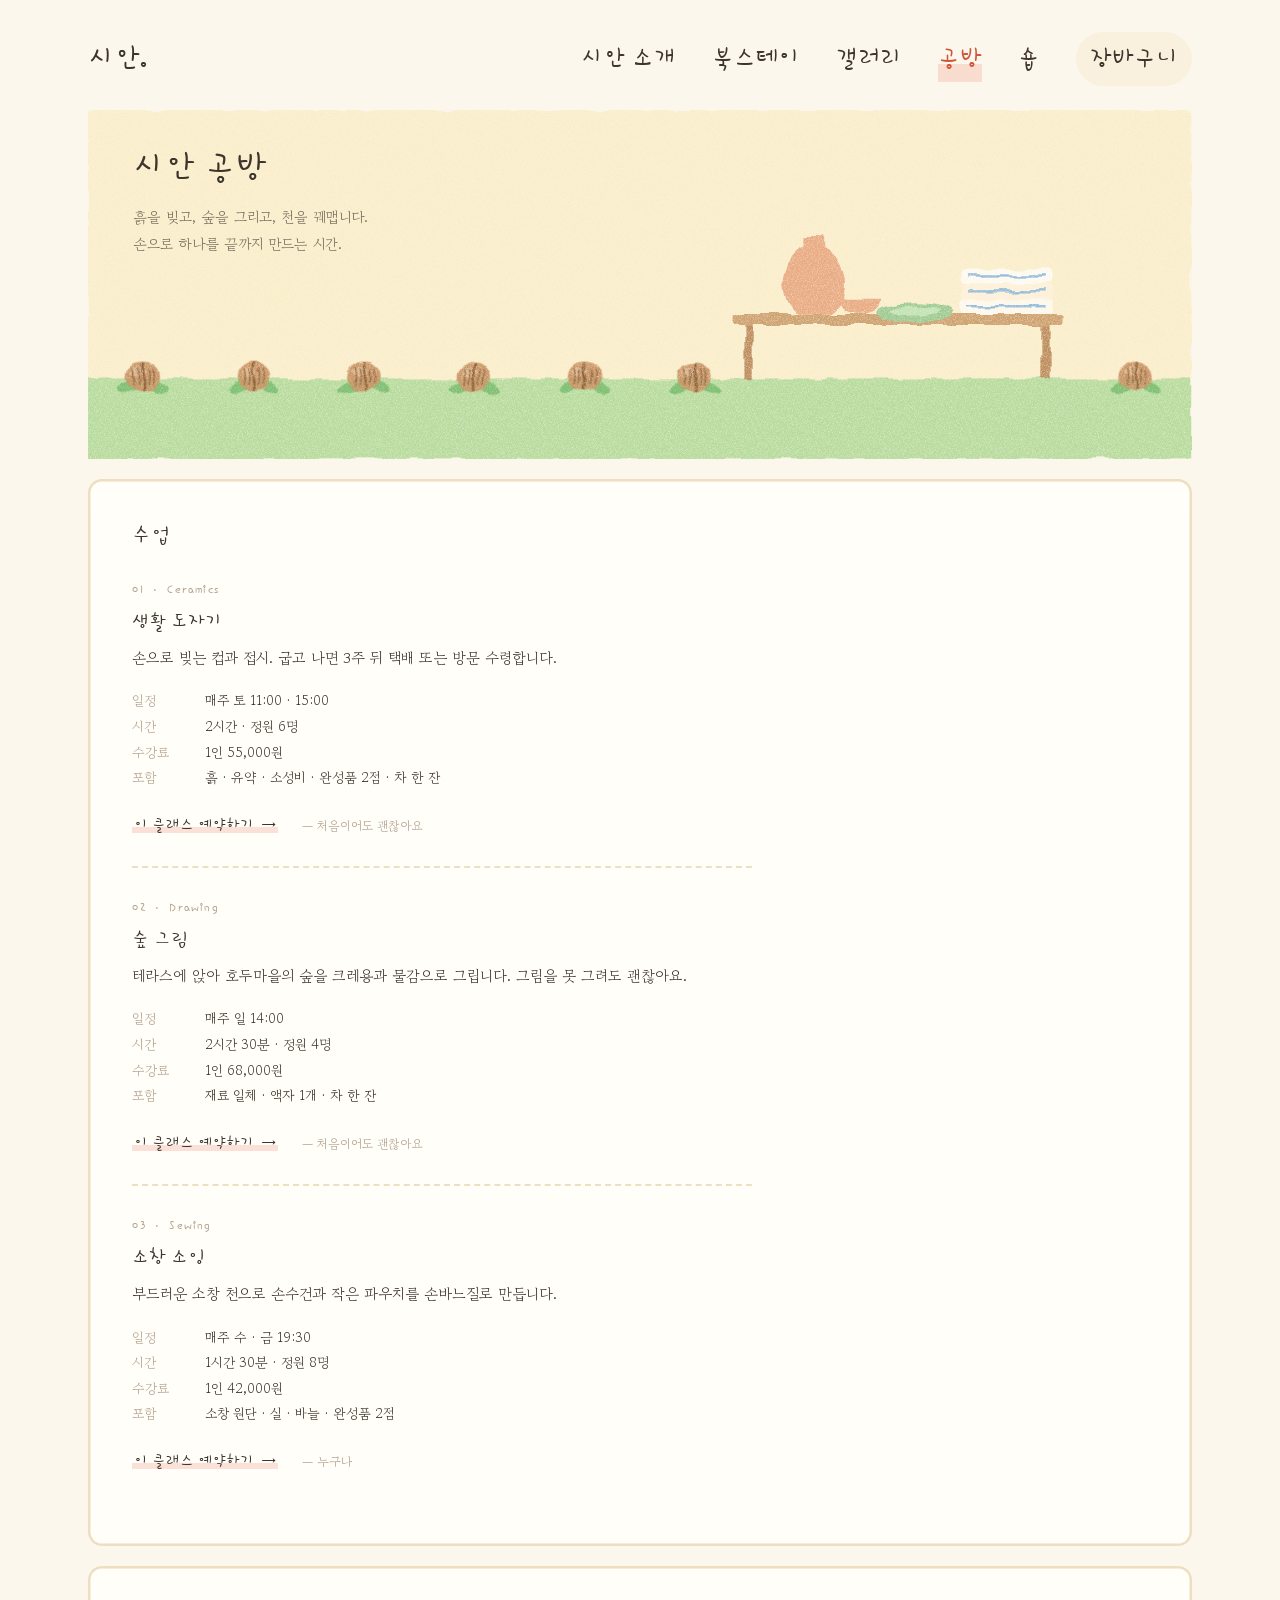
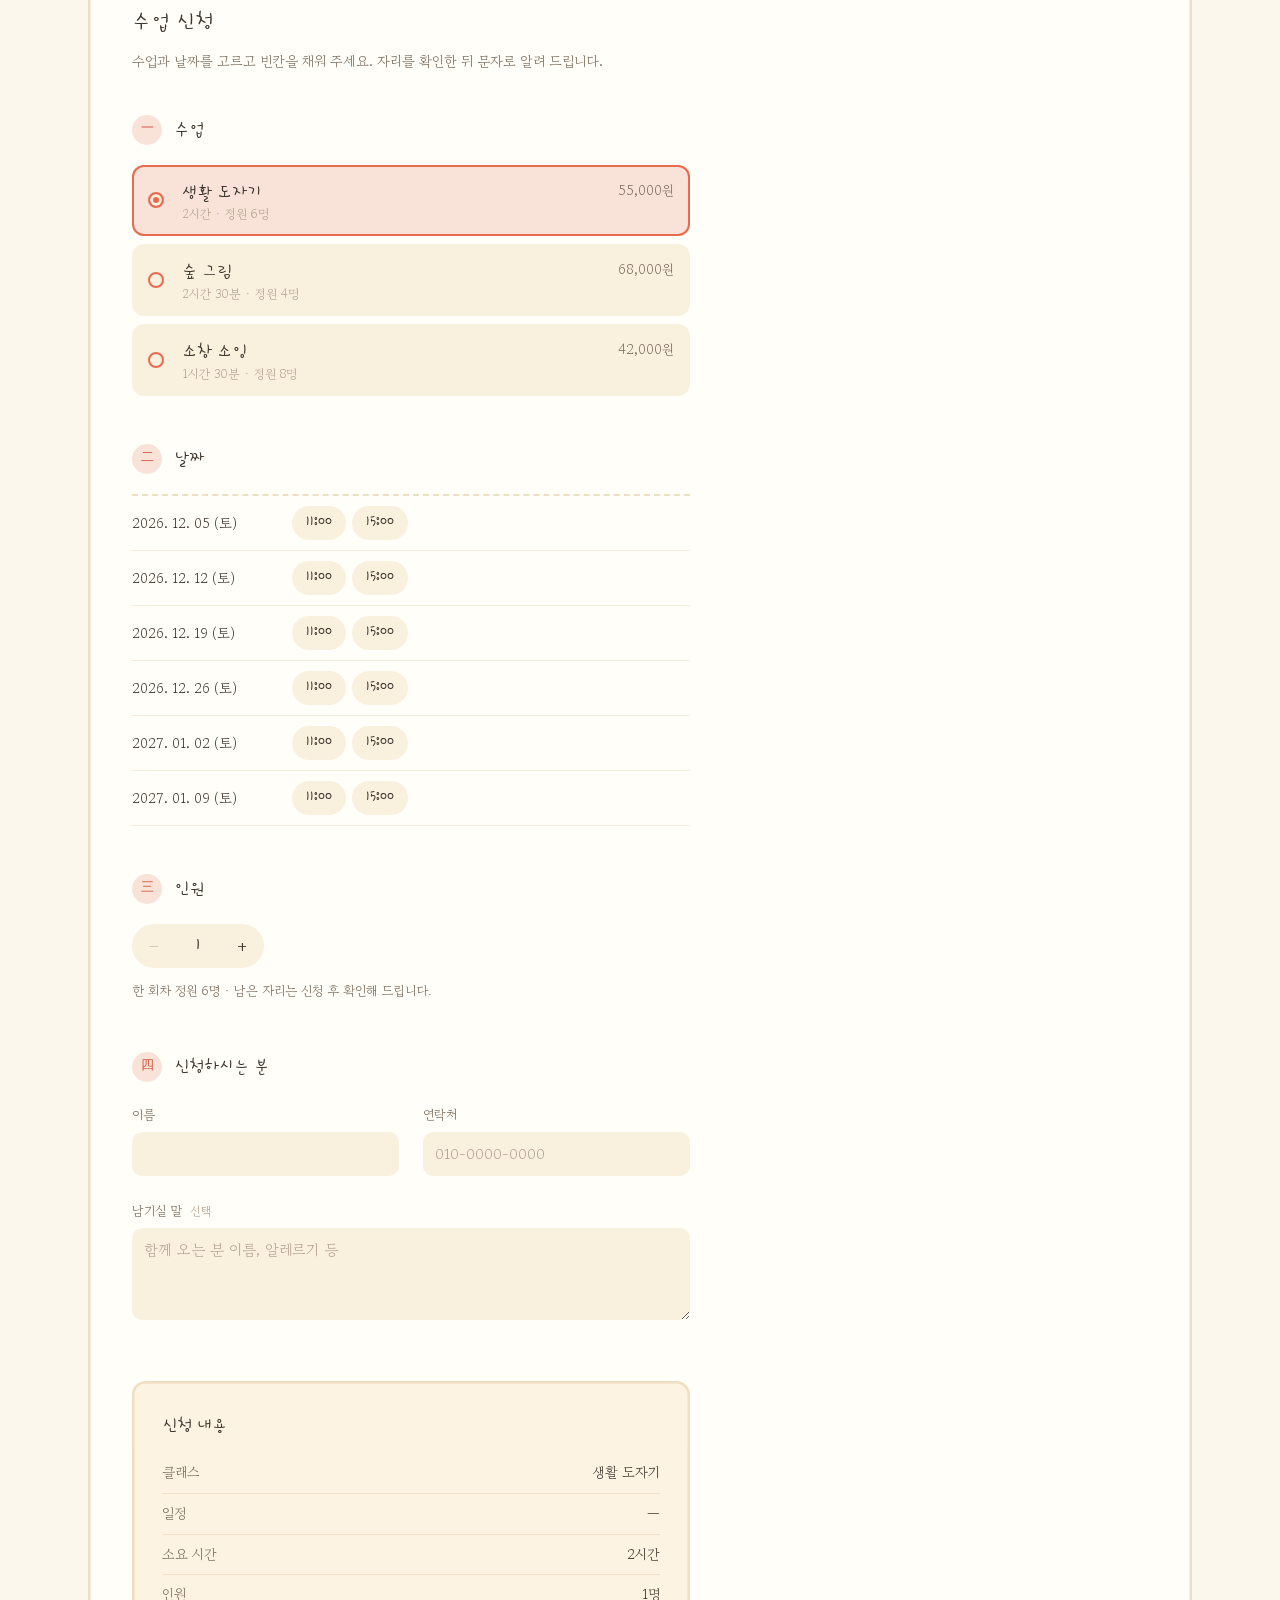
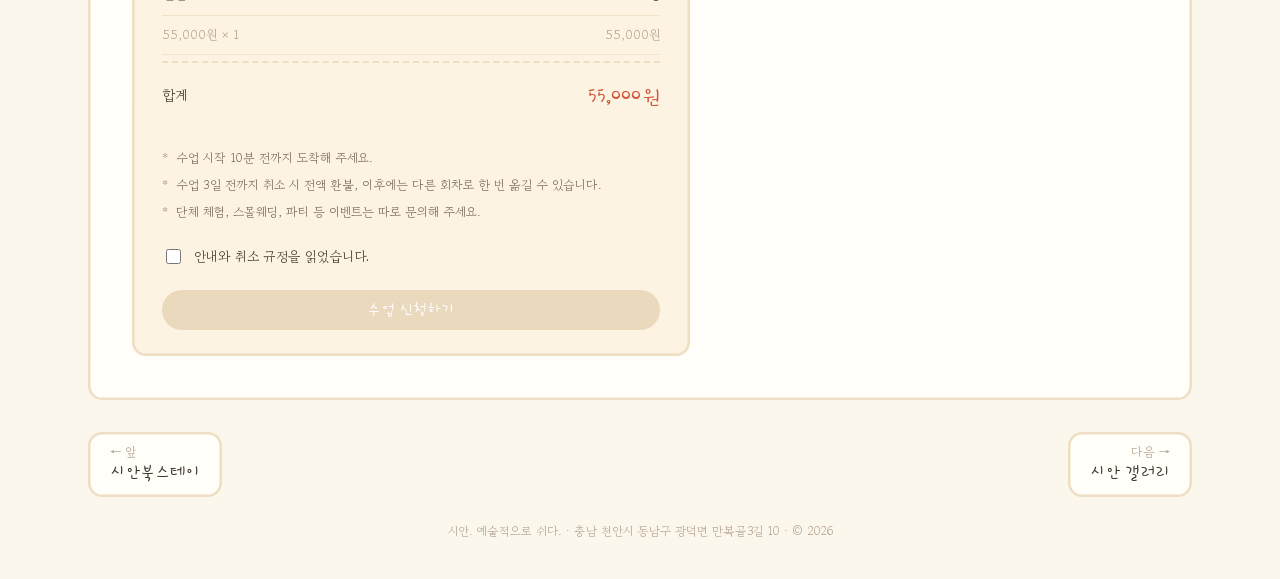
<file: workshop.html>
<!DOCTYPE html>
<html lang="ko">
<head>
<meta charset="utf-8">
<meta name="viewport" content="width=device-width, initial-scale=1">
<title>시안 공방 — 시안.</title>
<meta name="description" content="도자기, 그림, 소잉. 시안 공방 수업 소개와 신청.">
<meta name="theme-color" content="#FCF7EC">
<link rel="icon" href="assets/img/book/favicon.png" type="image/png">

<meta property="og:type" content="book">
<meta property="og:title" content="시안 공방 — 시안.">
<meta property="og:description" content="도자기, 그림, 소잉. 시안 공방 수업 소개와 신청.">
<meta property="og:image" content="assets/img/book/drawing.png">
<meta property="og:locale" content="ko_KR">

<link rel="preconnect" href="https://fonts.googleapis.com">
<link rel="preconnect" href="https://fonts.gstatic.com" crossorigin>
<link href="https://fonts.googleapis.com/css2?family=Gowun+Batang:wght@400;700&family=Hi+Melody&display=swap" rel="stylesheet">
<link rel="stylesheet" href="assets/css/style.css">
</head>
<body class="chapter">

<a class="skip" href="#main">본문으로 건너뛰기</a>

<div class="sheet">

<!-- ───────────────────────── 머리: 로고 + 메뉴 (모든 페이지 같음) ───────────────────────── -->
<header class="hp-top" id="siteHead">
  <a class="hp-logo" href="index.html">시안.</a>
  <nav class="hp-nav" aria-label="주요 메뉴">
    <a href="about.html">시안 소개</a>
    <a href="stay.html">북스테이</a>
    <a href="gallery.html">갤러리</a>
    <a href="workshop.html" aria-current="page">공방</a>
    <a href="shop.html">숍</a>
    <a class="head-cart" href="shop.html#cart">장바구니<span class="head-cart-n" data-cart-count hidden>0</span></a>
  </nav>
</header>
<!-- /머리 -->

<main id="main">

<header class="opener">
  <div class="opener-text">
    <h1 class="opener-title">시안 공방</h1>
    <!-- ✏️ 첫 문장 -->
    <p class="opener-epigraph">흙을 빚고, 숲을 그리고, 천을 꿰맵니다.<br>손으로 하나를 끝까지 만드는 시간.</p>
  </div>
  <svg class="opener-scene" viewBox="0 0 1200 380" role="img" aria-label="작업대 위 항아리와 접시와 소창"><defs><pattern id="brick" width="18" height="10" patternUnits="userSpaceOnUse">
  <rect width="18" height="10" fill="#E5603F"/>
  <rect x="0" y="0" width="8" height="4" fill="#EE7D5C"/><rect x="9" y="0" width="8" height="4" fill="#D9543A"/>
  <rect x="4" y="5" width="8" height="4" fill="#EA7050"/><rect x="13" y="5" width="5" height="4" fill="#F18A6A"/><rect x="0" y="5" width="3" height="4" fill="#F18A6A"/>
</pattern>
<pattern id="breeze" width="16" height="12" patternUnits="userSpaceOnUse">
  <rect width="16" height="12" fill="#FFFDF7"/><rect x="3" y="3" width="10" height="5" fill="#EBD9BF"/>
</pattern>
  <!-- 크레용/파스텔: 가장자리 번짐 + 알갱이 -->
  <filter id="pastel" x="-8%" y="-8%" width="116%" height="116%">
    <feTurbulence type="fractalNoise" baseFrequency=".035" numOctaves="2" seed="4" result="w"/>
    <feDisplacementMap in="SourceGraphic" in2="w" scale="9" xChannelSelector="R" yChannelSelector="G" result="d"/>
    <feTurbulence type="fractalNoise" baseFrequency="1.1" numOctaves="2" seed="9" result="g"/>
    <feColorMatrix in="g" type="matrix" values="0 0 0 0 0 0 0 0 0 0 0 0 0 0 0 0 0 0 -1.1 1.45" result="m"/>
    <feComposite in="d" in2="m" operator="in" result="t"/>
    <feGaussianBlur in="t" stdDeviation=".45"/>
  </filter>
  <!-- 펠트: 보송한 가장자리 + 얼룩 -->
  <filter id="felt" x="-8%" y="-8%" width="116%" height="116%">
    <feTurbulence type="fractalNoise" baseFrequency=".9" numOctaves="3" seed="2" result="w"/>
    <feDisplacementMap in="SourceGraphic" in2="w" scale="5" xChannelSelector="R" yChannelSelector="G" result="d"/>
    <feGaussianBlur in="d" stdDeviation=".8" result="b"/>
    <feTurbulence type="fractalNoise" baseFrequency=".55" numOctaves="3" seed="11" result="g"/>
    <feColorMatrix in="g" type="matrix" values="0 0 0 0 1 0 0 0 0 1 0 0 0 0 1 0 0 0 .55 -.08" result="spk"/>
    <feComposite in="spk" in2="b" operator="in" result="spk2"/>
    <feBlend in="spk2" in2="b" mode="soft-light"/>
  </filter>
  <!-- 수채 크레파스: 번진 면 + 진한 가장자리 -->
  <filter id="water" x="-10%" y="-10%" width="120%" height="120%">
    <feTurbulence type="fractalNoise" baseFrequency=".02" numOctaves="3" seed="6" result="w"/>
    <feDisplacementMap in="SourceGraphic" in2="w" scale="12" xChannelSelector="R" yChannelSelector="G" result="d"/>
    <feTurbulence type="fractalNoise" baseFrequency=".7" numOctaves="2" seed="13" result="g"/>
    <feColorMatrix in="g" type="matrix" values="0 0 0 0 0 0 0 0 0 0 0 0 0 0 0 0 0 0 -1.3 1.45" result="m"/>
    <feComposite in="d" in2="m" operator="in" result="t"/>
    <feGaussianBlur in="t" stdDeviation=".6"/>
  </filter>
  <!-- 오려 붙인 종이: 살짝 들쭉날쭉한 가장자리 -->
  <filter id="cut" x="-5%" y="-5%" width="110%" height="110%">
    <feTurbulence type="fractalNoise" baseFrequency=".09" numOctaves="2" seed="5" result="w"/>
    <feDisplacementMap in="SourceGraphic" in2="w" scale="4" xChannelSelector="R" yChannelSelector="G"/>
  </filter>
  <!-- 종이 결 -->
  <filter id="paper">
    <feTurbulence type="fractalNoise" baseFrequency=".85" numOctaves="3" seed="1" result="n"/>
    <feColorMatrix in="n" type="matrix" values="0 0 0 0 .75 0 0 0 0 .55 0 0 0 0 .35 0 0 0 .06 0"/>
  </filter>
</defs>
<g filter="url(#pastel)"><rect width="1200" height="380" rx="8" fill="#FBEFCC"/><rect y="292" width="1200" height="88" fill="#B5DC9C"/></g><g filter="url(#pastel)"><ellipse cx="45.7" cy="300.4" rx="14.3" ry="5.8500000000000005" fill="#7BBF73" transform="rotate(-20 45.7 300.4)"/><ellipse cx="74.3" cy="300.4" rx="14.3" ry="5.8500000000000005" fill="#7BBF73" transform="rotate(20 74.3 300.4)"/><ellipse cx="60.0" cy="290" rx="18.2" ry="16.25" fill="#C99566"/><ellipse cx="54.8" cy="284.8" rx="7.800000000000001" ry="5.2" fill="#E6C49C" opacity=".7"/><path d="M60.0 274.4 C56.1 284.8 63.9 295.2 60.0 305.6" stroke="#8A5A34" stroke-width="2.6" fill="none"/><path d="M49.6 280.9 q2.6 9.1 0 18.2" stroke="#946540" stroke-width="1.6900000000000002" fill="none"/><path d="M54.8 280.9 q2.6 9.1 0 18.2" stroke="#946540" stroke-width="1.6900000000000002" fill="none"/><path d="M65.2 280.9 q2.6 9.1 0 18.2" stroke="#946540" stroke-width="1.6900000000000002" fill="none"/><path d="M70.4 280.9 q2.6 9.1 0 18.2" stroke="#946540" stroke-width="1.6900000000000002" fill="none"/><ellipse cx="165.7" cy="300.4" rx="14.3" ry="5.8500000000000005" fill="#7BBF73" transform="rotate(-20 165.7 300.4)"/><ellipse cx="194.3" cy="300.4" rx="14.3" ry="5.8500000000000005" fill="#7BBF73" transform="rotate(20 194.3 300.4)"/><ellipse cx="180.0" cy="290" rx="18.2" ry="16.25" fill="#C99566"/><ellipse cx="174.8" cy="284.8" rx="7.800000000000001" ry="5.2" fill="#E6C49C" opacity=".7"/><path d="M180.0 274.4 C176.1 284.8 183.9 295.2 180.0 305.6" stroke="#8A5A34" stroke-width="2.6" fill="none"/><path d="M169.6 280.9 q2.6 9.1 0 18.2" stroke="#946540" stroke-width="1.6900000000000002" fill="none"/><path d="M174.8 280.9 q2.6 9.1 0 18.2" stroke="#946540" stroke-width="1.6900000000000002" fill="none"/><path d="M185.2 280.9 q2.6 9.1 0 18.2" stroke="#946540" stroke-width="1.6900000000000002" fill="none"/><path d="M190.4 280.9 q2.6 9.1 0 18.2" stroke="#946540" stroke-width="1.6900000000000002" fill="none"/><ellipse cx="285.7" cy="300.4" rx="14.3" ry="5.8500000000000005" fill="#7BBF73" transform="rotate(-20 285.7 300.4)"/><ellipse cx="314.3" cy="300.4" rx="14.3" ry="5.8500000000000005" fill="#7BBF73" transform="rotate(20 314.3 300.4)"/><ellipse cx="300.0" cy="290" rx="18.2" ry="16.25" fill="#C99566"/><ellipse cx="294.8" cy="284.8" rx="7.800000000000001" ry="5.2" fill="#E6C49C" opacity=".7"/><path d="M300.0 274.4 C296.1 284.8 303.9 295.2 300.0 305.6" stroke="#8A5A34" stroke-width="2.6" fill="none"/><path d="M289.6 280.9 q2.6 9.1 0 18.2" stroke="#946540" stroke-width="1.6900000000000002" fill="none"/><path d="M294.8 280.9 q2.6 9.1 0 18.2" stroke="#946540" stroke-width="1.6900000000000002" fill="none"/><path d="M305.2 280.9 q2.6 9.1 0 18.2" stroke="#946540" stroke-width="1.6900000000000002" fill="none"/><path d="M310.4 280.9 q2.6 9.1 0 18.2" stroke="#946540" stroke-width="1.6900000000000002" fill="none"/><ellipse cx="405.7" cy="300.4" rx="14.3" ry="5.8500000000000005" fill="#7BBF73" transform="rotate(-20 405.7 300.4)"/><ellipse cx="434.3" cy="300.4" rx="14.3" ry="5.8500000000000005" fill="#7BBF73" transform="rotate(20 434.3 300.4)"/><ellipse cx="420.0" cy="290" rx="18.2" ry="16.25" fill="#C99566"/><ellipse cx="414.8" cy="284.8" rx="7.800000000000001" ry="5.2" fill="#E6C49C" opacity=".7"/><path d="M420.0 274.4 C416.1 284.8 423.9 295.2 420.0 305.6" stroke="#8A5A34" stroke-width="2.6" fill="none"/><path d="M409.6 280.9 q2.6 9.1 0 18.2" stroke="#946540" stroke-width="1.6900000000000002" fill="none"/><path d="M414.8 280.9 q2.6 9.1 0 18.2" stroke="#946540" stroke-width="1.6900000000000002" fill="none"/><path d="M425.2 280.9 q2.6 9.1 0 18.2" stroke="#946540" stroke-width="1.6900000000000002" fill="none"/><path d="M430.4 280.9 q2.6 9.1 0 18.2" stroke="#946540" stroke-width="1.6900000000000002" fill="none"/><ellipse cx="525.7" cy="300.4" rx="14.3" ry="5.8500000000000005" fill="#7BBF73" transform="rotate(-20 525.7 300.4)"/><ellipse cx="554.3" cy="300.4" rx="14.3" ry="5.8500000000000005" fill="#7BBF73" transform="rotate(20 554.3 300.4)"/><ellipse cx="540.0" cy="290" rx="18.2" ry="16.25" fill="#C99566"/><ellipse cx="534.8" cy="284.8" rx="7.800000000000001" ry="5.2" fill="#E6C49C" opacity=".7"/><path d="M540.0 274.4 C536.1 284.8 543.9 295.2 540.0 305.6" stroke="#8A5A34" stroke-width="2.6" fill="none"/><path d="M529.6 280.9 q2.6 9.1 0 18.2" stroke="#946540" stroke-width="1.6900000000000002" fill="none"/><path d="M534.8 280.9 q2.6 9.1 0 18.2" stroke="#946540" stroke-width="1.6900000000000002" fill="none"/><path d="M545.2 280.9 q2.6 9.1 0 18.2" stroke="#946540" stroke-width="1.6900000000000002" fill="none"/><path d="M550.4 280.9 q2.6 9.1 0 18.2" stroke="#946540" stroke-width="1.6900000000000002" fill="none"/><ellipse cx="645.7" cy="300.4" rx="14.3" ry="5.8500000000000005" fill="#7BBF73" transform="rotate(-20 645.7 300.4)"/><ellipse cx="674.3" cy="300.4" rx="14.3" ry="5.8500000000000005" fill="#7BBF73" transform="rotate(20 674.3 300.4)"/><ellipse cx="660.0" cy="290" rx="18.2" ry="16.25" fill="#C99566"/><ellipse cx="654.8" cy="284.8" rx="7.800000000000001" ry="5.2" fill="#E6C49C" opacity=".7"/><path d="M660.0 274.4 C656.1 284.8 663.9 295.2 660.0 305.6" stroke="#8A5A34" stroke-width="2.6" fill="none"/><path d="M649.6 280.9 q2.6 9.1 0 18.2" stroke="#946540" stroke-width="1.6900000000000002" fill="none"/><path d="M654.8 280.9 q2.6 9.1 0 18.2" stroke="#946540" stroke-width="1.6900000000000002" fill="none"/><path d="M665.2 280.9 q2.6 9.1 0 18.2" stroke="#946540" stroke-width="1.6900000000000002" fill="none"/><path d="M670.4 280.9 q2.6 9.1 0 18.2" stroke="#946540" stroke-width="1.6900000000000002" fill="none"/><ellipse cx="1125.7" cy="300.4" rx="14.3" ry="5.8500000000000005" fill="#7BBF73" transform="rotate(-20 1125.7 300.4)"/><ellipse cx="1154.3" cy="300.4" rx="14.3" ry="5.8500000000000005" fill="#7BBF73" transform="rotate(20 1154.3 300.4)"/><ellipse cx="1140.0" cy="290" rx="18.2" ry="16.25" fill="#C99566"/><ellipse cx="1134.8" cy="284.8" rx="7.800000000000001" ry="5.2" fill="#E6C49C" opacity=".7"/><path d="M1140.0 274.4 C1136.1 284.8 1143.9 295.2 1140.0 305.6" stroke="#8A5A34" stroke-width="2.6" fill="none"/><path d="M1129.6 280.9 q2.6 9.1 0 18.2" stroke="#946540" stroke-width="1.6900000000000002" fill="none"/><path d="M1134.8 280.9 q2.6 9.1 0 18.2" stroke="#946540" stroke-width="1.6900000000000002" fill="none"/><path d="M1145.2 280.9 q2.6 9.1 0 18.2" stroke="#946540" stroke-width="1.6900000000000002" fill="none"/><path d="M1150.4 280.9 q2.6 9.1 0 18.2" stroke="#946540" stroke-width="1.6900000000000002" fill="none"/></g><g class="art" filter="url(#pastel)"><rect x="700" y="222" width="360" height="12" rx="3" fill="#CDA070"/><rect x="714" y="234" width="9" height="60" fill="#BC8C5E"/><rect x="1037" y="234" width="9" height="60" fill="#BC8C5E"/><path d="M779.2 137.0 L800.8 137.0 L800.8 147.8 C827.8 162.2 831.4 207.2 808.0 221.6 L772.0 221.6 C748.6 207.2 752.2 162.2 779.2 147.8 Z" fill="#E9AA84"/><path d="M817.0 205.4 h46.800000000000004 c0 10.8 -9.0 16.2 -23.400000000000002 16.2 s-23.400000000000002 -5.4 -23.400000000000002 -16.2z" fill="#E9AA84"/><ellipse cx="900" cy="220" rx="41.4" ry="10.8" fill="#9CCB95"/><ellipse cx="900" cy="218.2" rx="27.0" ry="5.4" fill="#BFE5B6"/><rect x="950" y="205.8" width="99.0" height="16.2" rx="4.5" fill="#FFFBF3"/><rect x="957.2" y="212.1" width="84.60000000000001" height="2.7" fill="#90BCE0"/><rect x="950" y="189.60000000000002" width="99.0" height="16.2" rx="4.5" fill="#FFF3DE"/><rect x="957.2" y="195.9" width="84.60000000000001" height="2.7" fill="#90BCE0"/><rect x="950" y="173.4" width="99.0" height="16.2" rx="4.5" fill="#FFFDF8"/><rect x="957.2" y="179.7" width="84.60000000000001" height="2.7" fill="#90BCE0"/></g><rect width="1200" height="380" rx="8" filter="url(#paper)" pointer-events="none"/></svg>
</header>

<!-- 수업 목록은 data.js → workshop.classes 에서 자동으로 만들어집니다 -->
<section class="page" id="classes">
  <h2 class="sect-title"><span class="sect-no">3.1</span>수업</h2>
  <div class="rooms" id="wsClasses"></div>
</section>

<section class="page" id="book">
  <h2 class="sect-title"><span class="sect-no">3.2</span>수업 신청</h2>
  <p class="prose-note">수업과 날짜를 고르고 빈칸을 채워 주세요. 자리를 확인한 뒤 문자로 알려 드립니다.</p>

  <form class="book" id="wsForm" novalidate>
    <fieldset class="book-step">
      <legend><span>一</span>수업</legend>
      <div class="pick" id="wsPick"></div>
    </fieldset>

    <fieldset class="book-step">
      <legend><span>二</span>날짜</legend>
      <div class="slots" id="wsSlots"></div>
    </fieldset>

    <fieldset class="book-step">
      <legend><span>三</span>인원</legend>
      <div class="stepper" id="wsPeople">
        <button type="button" data-step="-1" aria-label="인원 줄이기">−</button>
        <output aria-live="polite">1</output>
        <button type="button" data-step="1" aria-label="인원 늘리기">+</button>
      </div>
      <p class="muted" id="wsPeopleHelp"></p>
    </fieldset>

    <fieldset class="book-step">
      <legend><span>四</span>신청하시는 분</legend>
      <div class="fields">
        <div class="field"><label for="wName">이름</label><input id="wName" name="name" autocomplete="name" required></div>
        <div class="field"><label for="wPhone">연락처</label><input id="wPhone" name="phone" type="tel" autocomplete="tel" inputmode="tel" placeholder="010-0000-0000" required pattern="[0-9\-+ ]{9,}"></div>
        <div class="field field--full"><label for="wMemo">남기실 말 <small>선택</small></label><textarea id="wMemo" name="memo" rows="3" placeholder="함께 오는 분 이름, 알레르기 등"></textarea></div>
      </div>
    </fieldset>

    <aside class="book-sum" aria-label="신청 내용">
      <p class="book-sum-title">신청 내용</p>
      <dl class="sum" id="wsSum"></dl>
      <ul class="notice" id="wsNotice"></ul>
      <div class="field field--check">
        <label><input type="checkbox" id="wAgree" required> 안내와 취소 규정을 읽었습니다.</label>
      </div>
      <button class="btn btn--block" type="submit" id="wsSubmit" disabled>수업 신청하기</button>
      <p class="form-msg" id="wsMsg" role="status"></p>
    </aside>
  </form>

  <div class="done" id="wsDone" hidden tabindex="-1">
    <p class="part-label">감사합니다</p>
    <h3 class="done-title">수업 신청이 접수되었습니다</h3>
    <p class="done-text" id="wsDoneText"></p>
    <dl class="sum" id="wsDoneSum"></dl>
    <p><a class="link" href="workshop.html">3장 처음으로</a></p>
  </div>
</section>

</main>

<!-- ───────────────────────── 앞 · 뒤 페이지 ───────────────────────── -->
<footer class="site-foot">
  <nav class="turn" aria-label="앞뒤 페이지">
    <a class="turn-prev" href="stay.html"><small>앞</small>시안북스테이</a>
    <a class="turn-next" href="gallery.html"><small>다음</small>시안 갤러리</a>
  </nav>
  <p class="foot-copy">시안. 예술적으로 쉬다. · 충남 천안시 동남구 광덕면 만복골3길 10 · © <span id="year">2026</span></p>
</footer>

</div><!-- /.sheet -->

<script src="assets/js/data.js" defer></script>
<script src="assets/js/main.js" defer></script>
<script src="assets/js/workshop.js" defer></script>
</body>
</html>
</file>
<file: assets/css/style.css>
/* ============================================================
   CYAN — 예술적으로 쉬다.
   ------------------------------------------------------------
   크레용 마을: 크림색 종이 위 크레용 그림, 손글씨 제목, 둥근 카드.
   그림은 각 페이지 안의 SVG 로 그리고, 크레용 질감은 SVG 필터(#pastel)로 냅니다.
   색과 크기는 :root 의 토큰만 고치면 전체에 반영됩니다.
   ============================================================ */

:root{
  --desk:   #FCF7EC;   /* 바탕 (크림 종이) */
  --paper:  #FFFEF9;   /* 카드 */
  --tint:   #FAF0DE;   /* 입력 칸 · 옅은 면 */
  --line:   #EEDEC2;   /* 카드 테두리 */
  --ink:    #3D342C;   /* 글자 */
  --ink-2:  #7A6B5C;   /* 보조 글자 */
  --ink-3:  #B4A290;   /* 흐린 글자 */
  --rule:   rgba(196,150,90,.30);
  --rule-2: rgba(196,150,90,.18);
  --accent: #E96A4E;   /* 귤 · 지붕 빨강 */
  --blue:   #D2553B;   /* 링크 · 강조 (진한 빨강) */

  --serif: "Gowun Batang", "Noto Serif KR", serif;   /* 본문 */
  --pen:   "Hi Melody", "Gowun Batang", cursive;      /* 제목 · 숫자 — 연필 손글씨 */
  --latin: var(--pen);

  --pad: clamp(20px, 4vw, 44px);     /* 카드 안쪽 여백 */
  --measure: 40em;                   /* 한 줄 길이 */
  --ease: cubic-bezier(.22,.61,.36,1);

  color-scheme: light;
}

*,*::before,*::after{ box-sizing:border-box; }
html{ -webkit-text-size-adjust:100%; scroll-behavior:smooth; }

body{
  margin:0;
  background:var(--desk);
  color:var(--ink);
  font-family:var(--serif);
  font-size:15.5px;
  line-height:2;
  letter-spacing:0;
  word-break:keep-all;
  -webkit-font-smoothing:antialiased;
  overflow-x:hidden;
}

img{ max-width:100%; display:block; }
a{ color:inherit; text-decoration:none; }
h1,h2,h3{ margin:0; font-family:var(--pen); font-weight:400; line-height:1.3; }
.turn a{ font-family:var(--pen); }
.turn a small{ font-family:var(--serif); }
p{ margin:0; }
ul,ol,dl,dd{ margin:0; padding:0; list-style:none; }
button, input, textarea{ font-family:inherit; }

.sr{ position:absolute; width:1px; height:1px; overflow:hidden; clip:rect(0 0 0 0); white-space:nowrap; }
.skip{ position:absolute; left:-9999px; top:0; z-index:300; background:var(--ink); color:var(--paper); padding:10px 16px; font-size:14px; }
.skip:focus{ left:12px; top:12px; }
::selection{ background:#F9E3D9; }
:focus-visible{ outline:2px solid var(--accent); outline-offset:3px; border-radius:6px; }

.link{ border-bottom:1px solid var(--rule); transition:border-color .2s, color .2s; }
.link:hover{ color:var(--blue); border-bottom-color:var(--blue); }
.muted{ color:var(--ink-2); font-size:14px; }
.empty{ color:var(--ink-2); font-size:15px; padding:8px 0; }

/* ── 종이 ─────────────────────────────────────────────────── */

.sheet{ max-width:1180px; margin:0 auto; padding:clamp(18px,3vw,32px) clamp(14px,3vw,40px) 0; min-height:100vh; }

.part-label{ font-family:var(--pen); font-size:18px; color:var(--ink-2); margin-bottom:6px; }

@keyframes ink{ from{ opacity:0; filter:blur(3px); } to{ opacity:1; filter:none; } }
@keyframes rise{ from{ opacity:0; transform:translateY(10px); } to{ opacity:1; transform:none; } }

/* ── 홈: 크레용 마을 ──────────────────────────────────────── */

.home-main{ padding-bottom:clamp(40px,6vw,64px); }

.hp-top{ display:flex; align-items:center; justify-content:space-between; gap:16px; flex-wrap:wrap; margin-bottom:clamp(14px,2.4vw,24px); }
.hp-logo{ font-family:var(--pen); font-size:clamp(26px,2.8vw,32px); line-height:1; color:#3D342C; }
.hp-nav{ display:flex; flex-wrap:wrap; gap:clamp(14px,3vw,36px); }
.hp-nav a{
  font-family:var(--pen); font-size:clamp(20px,2.2vw,27px); color:#3D342C;
  background:linear-gradient(transparent 60%, rgba(233,106,78,0) 60% 92%, transparent 92%);
  transition:color .2s, background .25s;
}
.hp-nav a:hover, .hp-nav a:focus-visible, .hp-nav a[aria-current="page"]{ color:#D2553B; background:linear-gradient(transparent 60%, rgba(233,106,78,.18) 60% 92%, transparent 92%); }
.hp-nav .head-cart{ padding:0 14px; border-radius:999px; background:var(--tint); }
.hp-nav .head-cart:hover{ background:#F9E3D9; }
.head-cart-n{ display:inline-grid; place-items:center; min-width:22px; height:22px; margin-left:6px; padding:0 6px; border-radius:999px; background:var(--accent); color:#fff; font-size:16px; line-height:1; vertical-align:2px; }
.head-cart-n[hidden]{ display:none; }

/* 그림 */
.hp-scene{ animation:rise 1s var(--ease) both; }
.scene{ display:block; width:100%; height:auto; }
.scene text{ font-family:var(--pen); font-size:22px; fill:#4A3E34; }
.scene text.small{ font-size:21px; }
.scene a{ cursor:pointer; outline:none; }
.scene .art{ transform-box:fill-box; transform-origin:50% 100%; transition:transform .45s var(--ease); }
.scene a:hover .art, .scene a:focus-visible .art{ transform:translateY(-6px) rotate(-1.5deg); }
.scene a:hover text, .scene a:focus-visible text{ fill:#D2553B; }
.scene a:focus-visible .tag rect{ stroke:#D2553B; stroke-width:2; }

/* 아래: 방명록 + 계절 사진 */
.hp-bottom{ display:grid; grid-template-columns:minmax(0,1fr) minmax(220px,28%); gap:clamp(12px,2vw,20px); margin-top:clamp(14px,2vw,20px); animation:rise 1s var(--ease) .15s both; }
.hp-guest{
  display:grid; grid-template-columns:minmax(0,1fr) minmax(220px,34%);
  background:#FFFEF9; border-radius:14px; box-shadow:0 0 0 2.5px #EEDEC2 inset;
}
.hp-notes{ padding:22px 26px 26px; min-width:0; }
.hp-write{ padding:22px 24px 24px; border-left:2px dashed #EEDEC2; }
.hp-h{ font-family:var(--pen); font-size:23px; line-height:1.1; color:#3D342C; margin-bottom:14px; }
.hp-h--sm{ font-size:19px; margin-bottom:6px; }

.notes{ display:grid; grid-template-columns:repeat(auto-fill,minmax(170px,1fr)); gap:12px; }
.note{ padding:14px 16px; border-radius:10px; background:#FBF0CF; min-height:110px; display:flex; flex-direction:column; justify-content:space-between; }
.note--1{ background:#E6F2DA; } .note--2{ background:#F9E3D9; }
.note:nth-child(odd){ transform:rotate(-.8deg); } .note:nth-child(even){ transform:rotate(.7deg); }
.note-text{ font-size:14.5px; line-height:1.7; color:#4A3E34; display:-webkit-box; -webkit-line-clamp:4; -webkit-box-orient:vertical; overflow:hidden; }
.note-by{ margin-top:8px; font-family:var(--pen); font-size:18px; color:#A08A72; }
.note--empty{ grid-column:1 / -1; background:transparent; border:2px dashed #EEDEC2; transform:none !important; justify-content:center; align-items:center; text-align:center; font-size:14.5px; line-height:1.8; color:#A08A72; }

.hp-write .guest-form{ display:grid; gap:12px; margin-top:4px; }
.hp-write .field label{ font-size:12.5px; color:#A08A72; }
.hp-write .field input:not([type="checkbox"]), .hp-write .field textarea{
  padding:8px 10px; border:0; border-radius:8px; background:#FAF0DE; font-size:14.5px; background-image:none;
}
.hp-write .field input:focus, .hp-write .field textarea:focus{ box-shadow:0 0 0 2px #E96A4E55; }
.hp-btn{
  justify-self:start; border:0; cursor:pointer; padding:8px 22px; border-radius:999px;
  background:#E96A4E; color:#fff; font-family:var(--pen); font-size:17px; line-height:1.2;
  transition:transform .3s var(--ease), background .2s;
}
.hp-btn:hover{ background:#D2553B; transform:translateY(-2px); }
.hp-btn:disabled{ background:#EBD9BE; cursor:default; transform:none; }
.hp-write .guest-thanks{ font-size:14.5px; line-height:1.8; color:#7A6B5C; margin-top:8px; }

.hp-season{
  position:relative; margin:0; border-radius:14px; overflow:hidden; min-height:220px;
  background:#F7E8DA; display:flex; flex-direction:column; align-items:center; justify-content:center; text-align:center;
}
.hp-season img{ position:absolute; inset:0; width:100%; height:100%; object-fit:cover; }
.hp-season figcaption{ position:absolute; left:0; right:0; bottom:0; padding:6px; background:rgba(252,247,236,.85); font-family:var(--pen); font-size:20px; }
.hp-season-cap{ font-family:var(--pen); font-size:21px; color:#B4765A; }
.hp-season small{ font-size:12.5px; color:#C49A80; margin-top:4px; }

@media (max-width:860px){
  .hp-bottom{ grid-template-columns:1fr; }
  .hp-season{ min-height:200px; }
}
@media (max-width:600px){
  .hp-guest{ grid-template-columns:1fr; }
  .hp-write{ border-left:0; border-top:2px dashed #EEDEC2; }
  .scene text{ font-size:28px; }
  .scene text.small{ font-size:26px; }
}

/* 귤 → 시안의 글 */
.lt-intro{ font-size:14px; color:var(--ink-2); margin-bottom:6px; }
.lt-sec{ padding:16px 0; border-top:2px dashed var(--line); }
.lt-sec:first-of-type{ margin-top:12px; }
.lt-h{ font-size:20px; margin-bottom:8px; }
.lt-brunch{ display:inline-block; padding:8px 18px; border-radius:999px; background:var(--tint); font-family:var(--pen); font-size:18px; transition:background .2s; }
.lt-brunch:hover{ background:#F9E3D9; color:var(--blue); }
.lt-list li + li{ margin-top:10px; padding-top:10px; border-top:1px solid var(--rule-2); }
.lt-list a:hover .lt-title{ color:var(--blue); }
.lt-title{ font-size:15.5px; }
.lt-sum{ font-size:13.5px; color:var(--ink-2); line-height:1.7; }
.lt-date{ font-size:12px; color:var(--ink-3); }
.lt-empty{ font-size:14px; color:var(--ink-3); }
.lt-note{ font-size:13.5px; color:var(--ink-2); margin-bottom:10px; }
.nl-form{ display:flex; gap:8px; align-items:center; }
.nl-form .field{ flex:1; }
.scene #tangerine{ cursor:pointer; }

/* 소개된 곳 */
.press{ display:grid; grid-template-columns:repeat(2,minmax(0,1fr)); gap:16px; }
.press-item{ padding:24px 24px 22px; border-radius:12px; background:var(--tint); }
.press-kind{ font-family:var(--pen); font-size:16px; color:var(--blue); }
.press-title{ margin-top:8px; font-size:22px; line-height:1.3; }
.press-sub{ font-size:14.5px; color:var(--ink-2); }
.press-text{ margin:14px 0 16px; font-size:15px; line-height:1.8; }
.press .xref{ margin-left:0; }
.press--inline{ margin-top:28px; max-width:var(--measure); }

/* ── 페이지 머리: 크레용 그림 + 제목 ───────────────────────── */

.opener{ position:relative; animation:rise 1s var(--ease) both; }
.opener-scene{ display:block; width:100%; height:auto; }
.opener-text{ position:absolute; left:4%; top:11%; max-width:50%; z-index:1; }
.opener-title{ font-size:clamp(28px,3.4vw,38px); line-height:1.1; color:var(--ink); }
.opener-epigraph{ margin-top:14px; font-size:14.5px; line-height:1.85; color:var(--ink-2); }

/* 시안 소개: 파란 바탕에 흰 CYAN 로고 */
.opener-brand{ position:absolute; inset:0; display:flex; flex-direction:column; align-items:center; justify-content:center; text-align:center; color:#fff; padding:0 16px; }
.brand-logo img{ width:clamp(140px,22vw,260px); height:auto; }
.brand-slogan{ margin-top:clamp(10px,1.6vw,18px); font-family:var(--pen); font-size:clamp(19px,2.2vw,26px); line-height:1.2; }
.brand-sub{ margin-top:6px; font-size:clamp(12px,1.2vw,14.5px); opacity:.85; }

/* ── 본문: 둥근 카드 ─────────────────────────────────────── */

.page{
  margin-top:clamp(14px,2vw,20px); padding:clamp(26px,4vw,44px) var(--pad);
  background:var(--paper); border-radius:14px; box-shadow:0 0 0 2.5px var(--line) inset;
}
.page--appendix{ background:#FAF1DF; }

.sect-title{ font-size:23px; line-height:1.15; margin-bottom:22px; }
.sect-no{ display:none; }

.prose{ max-width:var(--measure); }
.prose p + p{ margin-top:1.1em; }
.prose .lead{ font-size:17px; line-height:1.9; margin-bottom:.4em; }
.prose .sign{ margin-top:2.4em; text-align:right; color:var(--ink-2); }
.prose .sign span{ font-size:14px; color:var(--ink-3); }
#preface .prose{ margin:0 auto; }
.prose-note{ max-width:var(--measure); margin:-12px 0 36px; font-size:14px; color:var(--ink-2); }

.plate{ margin:36px 0 18px; }
.plate-art{ display:block; width:min(340px,86%); height:auto; }
.plate--small .plate-art{ width:min(210px,60%); }
.plate figcaption{ margin-top:8px; font-family:var(--pen); font-size:17px; color:var(--ink-2); }

.glossary{ max-width:var(--measure); border-top:1px solid var(--rule); }
.glossary > div{ display:grid; grid-template-columns:7.5em minmax(0,1fr); gap:20px; padding:16px 0; border-bottom:1px solid var(--rule-2); }
.glossary > div[hidden]{ display:none; }
.glossary dt{ font-size:13px; color:var(--ink-2); padding-top:2px; }
.glossary dd{ font-size:15px; line-height:1.9; }
.xref{ margin-left:.5em; font-size:12.5px; color:var(--blue); white-space:nowrap; }
.xref:hover{ border-bottom:1px solid var(--blue); }

.footnote{ max-width:var(--measure); margin-top:40px; padding-top:14px; font-size:12.5px; line-height:1.9; color:var(--ink-2); position:relative; }
.footnote::before{ content:""; position:absolute; top:0; left:0; width:48px; height:1px; background:var(--ink-3); }

.route{ max-width:var(--measure); margin:32px 0 40px; counter-reset:r; }
.route li{ position:relative; padding-left:2.4em; counter-increment:r; }
.route li + li{ margin-top:.8em; }
.route li::before{ content:counter(r); position:absolute; left:0; top:-.05em; font-family:var(--latin); font-size:20px; color:var(--ink-3); }

.dots li{ display:inline; }
.dots li + li::before{ content:" · "; color:var(--ink-3); }

/* ── 버튼 ─────────────────────────────────────────────────── */

.btn{
  display:inline-flex; align-items:center; justify-content:center; gap:8px;
  min-height:40px; padding:0 26px;
  background:var(--accent); color:#fff; border:0; border-radius:999px;
  font-family:var(--pen); font-size:17px; line-height:1; cursor:pointer;
  transition:background .2s, transform .3s var(--ease);
}
.btn:hover{ background:#D2553B; transform:translateY(-2px); }
.btn--ghost{ background:var(--tint); color:var(--ink); }
.btn--ghost:hover{ background:#F9E3D9; }
.btn--block{ width:100%; }
.btn:disabled{ background:#EBD9BE; color:#fff; cursor:not-allowed; transform:none; }

/* 본문 안 행동 버튼은 글줄처럼 */
.show-actions{ display:flex; flex-wrap:wrap; align-items:center; gap:10px 24px; margin-top:22px; }
.show-actions .btn, .room .btn{
  min-height:0; padding:0 2px; background:linear-gradient(transparent 60%, rgba(233,106,78,.2) 60% 92%, transparent 92%); color:var(--ink); border-radius:0;
  font-size:17px;
}
.show-actions .btn::after, .room .btn::after{ content:"→"; transition:transform .3s var(--ease); }
.show-actions .btn:hover, .room .btn:hover{ color:var(--blue); background:linear-gradient(transparent 60%, rgba(233,106,78,.32) 60% 92%, transparent 92%); transform:none; }
.show-actions .btn:hover::after, .room .btn:hover::after{ transform:translateX(3px); }

.chip{ font-size:12.5px; color:var(--ink-3); }
.chip::before{ content:"— "; }

/* ── 사진 (data.js 에 사진을 넣었을 때만) ─────────────────── */

.frame{ position:relative; aspect-ratio:4/3; overflow:hidden; background:var(--tint); border-radius:12px; }
.frame img{ position:absolute; inset:0; width:100%; height:100%; object-fit:cover; }
.frame--tall{ aspect-ratio:3/4; }
.room-visual:empty, .show-visual:empty{ display:none; }

/* ── 방 · 수업 목록 (2장 · 3장) ───────────────────────────── */

.rooms{ max-width:var(--measure); }
.room{ padding:26px 0 28px; border-top:2px dashed var(--line); }
.room:first-child{ border-top:0; padding-top:4px; }
.room-visual{ margin-bottom:22px; }
.room .tile-no{ font-family:var(--latin); font-size:15px; letter-spacing:.08em; color:var(--ink-3); }
.room-name{ font-size:21px; margin:2px 0 8px; }
.room-text{ font-size:15px; line-height:1.95; }
.room .dots{ margin-top:10px; font-size:13.5px; color:var(--ink-2); }
.room-meta{ margin-top:16px; }
.room-meta > div{ display:grid; grid-template-columns:4.5em minmax(0,1fr); gap:12px; font-size:13.5px; line-height:1.9; }
.room-meta dt{ color:var(--ink-3); }

/* ── 신청서 (예약 · 수업) ─────────────────────────────────── */

.book{ max-width:36em; }
.book[hidden]{ display:none; }
.book-step{ border:0; margin:0; padding:0 0 44px; min-width:0; }
.book-step legend{ display:flex; align-items:center; gap:12px; padding:0; margin-bottom:16px; font-family:var(--pen); font-size:19px; }
.book-step legend span{ display:grid; place-items:center; width:30px; height:30px; border-radius:50%; background:#F9E3D9; color:var(--blue); font-size:13px; }

.book-sum{ margin-top:8px; padding:26px clamp(18px,4vw,30px); border-radius:14px; background:#FCF3E2; box-shadow:0 0 0 2.5px var(--line) inset; }
.book-sum-title{ font-family:var(--pen); font-size:19px; color:var(--ink); margin-bottom:8px; }

.sum > div{ display:flex; justify-content:space-between; gap:16px; padding:8px 0; border-bottom:1px solid var(--rule-2); font-size:14px; line-height:1.7; }
.sum dt{ color:var(--ink-2); flex:none; }
.sum dd{ text-align:right; }
.sum .sum-sub{ font-size:13px; }
.sum .sum-sub dt, .sum .sum-sub dd{ color:var(--ink-3); }
.sum .sum-total{ border-top:2px dashed var(--line); border-bottom:0; margin-top:6px; padding-top:14px; align-items:baseline; }
.sum .sum-total dt{ color:var(--ink); }
.sum .sum-total dd{ font-family:var(--pen); font-size:24px; color:var(--blue); }
.sum-note{ text-align:right; font-size:12.5px; }

.notice{ margin:20px 0; font-size:12.5px; line-height:1.85; color:var(--ink-2); }
.notice li{ position:relative; padding-left:1.1em; }
.notice li + li{ margin-top:4px; }
.notice li::before{ content:"*"; position:absolute; left:0; color:var(--ink-3); }

/* 고르기 */
.pick{ display:grid; gap:8px; }
.pick-item{ position:relative; cursor:pointer; border-radius:12px; background:var(--tint); }
.pick-item input{ position:absolute; opacity:0; inset:0; margin:0; cursor:pointer; }
.pick-box{
  display:grid; grid-template-columns:22px minmax(0,1fr) auto; grid-template-rows:auto auto; column-gap:12px;
  align-items:baseline; padding:12px 16px; border-radius:12px;
  transition:background .2s, box-shadow .2s;
}
.pick-box::before{
  content:""; grid-row:1 / 3; align-self:center;
  width:16px; height:16px; border:2px solid var(--accent); border-radius:50%;
  box-shadow:inset 0 0 0 3px var(--tint); transition:background .2s;
}
.pick-item:hover .pick-box{ background:#F9E3D9; }
.pick-item input:checked + .pick-box{ background:#F9E3D9; box-shadow:0 0 0 2px var(--accent) inset; }
.pick-item input:checked + .pick-box::before{ background:var(--accent); }
.pick-item input:focus-visible + .pick-box{ outline:2px solid var(--accent); outline-offset:2px; }
.pick-name{ font-family:var(--pen); font-size:19px; line-height:1.2; }
.pick-sub{ grid-column:2; font-size:12.5px; color:var(--ink-3); line-height:1.6; }
.pick-price{ grid-column:3; grid-row:1; font-size:13.5px; color:var(--ink-2); }

/* 달력 */
.cal{ position:relative; }
.cal-nav{ position:absolute; top:0; right:0; display:flex; gap:4px; z-index:1; }
.cal-nav button{
  width:36px; height:32px; border:0; border-radius:999px; background:var(--tint); cursor:pointer;
  font-size:13px; color:var(--ink); transition:background .2s;
}
.cal-nav button:hover:not(:disabled){ background:#F9E3D9; }
.cal-nav button:disabled{ opacity:.3; cursor:default; }
.cal-months{ display:grid; grid-template-columns:repeat(auto-fit,minmax(0,1fr)); gap:clamp(18px,4vw,40px); }
.cal-title{ font-family:var(--latin); font-size:20px; letter-spacing:.06em; line-height:30px; margin-bottom:8px; }
.cal-grid{ display:grid; grid-template-columns:repeat(7,minmax(0,1fr)); gap:2px 0; }
.cal-wd{ text-align:center; font-size:11.5px; color:var(--ink-3); padding-bottom:6px; border-bottom:1px solid var(--rule-2); margin-bottom:4px; }
.cal-day{
  position:relative; aspect-ratio:1/1; max-height:42px; width:100%;
  border:0; background:none; cursor:pointer; padding:0;
  font-family:var(--latin); font-size:17px; color:var(--ink); border-radius:50%;
  transition:background .15s;
}
.cal-day.is-wknd:not(:disabled){ color:var(--blue); }
.cal-day:hover:not(:disabled){ background:var(--tint); }
.cal-day:disabled{ color:var(--ink-3); opacity:.45; cursor:default; }
.cal-day.is-full{ text-decoration:line-through; }
.cal-day.is-out{ text-decoration:none; opacity:1; color:var(--ink); }
.cal-day.is-today::after{ content:""; position:absolute; left:50%; bottom:5px; width:10px; height:1px; margin-left:-5px; background:currentColor; }
.cal-day.is-range{ background:#F9E3D9; border-radius:0; }
.cal-day.is-sel, .cal-day.is-sel:hover:not(:disabled){ background:var(--accent); color:#fff; opacity:1; text-decoration:none; }
.cal-help{ margin-top:16px; font-size:14px; }
.cal-legend{ display:flex; flex-wrap:wrap; gap:4px 18px; margin-top:6px; font-size:12px; color:var(--ink-3); }
.cal-legend li{ display:flex; align-items:center; gap:6px; }
.cal-legend i{ width:11px; height:11px; }
.cal-legend i.is-sel{ background:var(--accent); border-radius:50%; }
.cal-legend i.is-full{ background:linear-gradient(transparent 45%, var(--ink-3) 45% 55%, transparent 55%); }
.cal-legend i.is-wknd{ border:1px solid var(--blue); }

/* 숫자 */
.stepper{ display:inline-flex; align-items:center; border-radius:999px; background:var(--tint); }
.stepper button{ width:44px; height:44px; border:0; border-radius:50%; background:none; cursor:pointer; font-size:18px; color:var(--ink); transition:background .2s; }
.stepper button:hover:not(:disabled){ background:#F9E3D9; }
.stepper button:disabled{ color:var(--ink-3); opacity:.5; cursor:default; }
.stepper output{ min-width:44px; text-align:center; font-family:var(--latin); font-size:20px; }
.stepper--sm button{ width:30px; height:30px; font-size:14px; }
.stepper--sm output{ min-width:26px; font-size:16px; }
.book-step .stepper + .muted{ margin-top:10px; font-size:13px; }

/* 빈칸 */
.fields{ display:grid; grid-template-columns:repeat(2,minmax(0,1fr)); gap:22px 24px; }
.field--full{ grid-column:1 / -1; }
.field label{ display:block; font-size:13px; color:var(--ink-2); margin-bottom:4px; }
.field label small{ font-size:12px; color:var(--ink-3); margin-left:4px; }
.field input:not([type="checkbox"]), .field textarea{
  width:100%; padding:10px 12px;
  background:var(--tint); color:var(--ink);
  border:0; border-radius:10px;
  font:inherit; font-size:15px; line-height:1.6;
  transition:border-color .2s, box-shadow .2s;
}
.field textarea{ resize:vertical; }
.field input::placeholder, .field textarea::placeholder{ color:var(--ink-3); }
.field input:focus, .field textarea:focus{ outline:none; box-shadow:0 0 0 2px rgba(233,106,78,.45); }
.field.is-bad input, .field.is-bad textarea{ box-shadow:0 0 0 2px #B4452F; }
.field--check label{ display:flex; gap:10px; align-items:flex-start; font-size:13.5px; color:var(--ink); cursor:pointer; }
.field--check input{ margin-top:6px; accent-color:var(--accent); width:15px; height:15px; flex:none; }
.field--check.is-bad label{ color:#B4452F; }
.field[hidden]{ display:none; }
.book-sum .field--check{ margin-bottom:20px; }

.form-msg{ margin-top:12px; font-size:13.5px; color:#B4452F; }
.form-msg:empty{ display:none; }

.done{ max-width:36em; padding:34px clamp(20px,4vw,36px); border-radius:14px; background:#FCF3E2; box-shadow:0 0 0 2.5px var(--line) inset; }
.done:focus{ outline:none; }
.done .part-label{ text-align:left; margin-bottom:16px; padding-left:0; }
.done-title{ font-size:23px; margin-bottom:12px; }
.done-text{ font-size:14.5px; line-height:1.95; color:var(--ink-2); margin-bottom:20px; }
.done .sum{ margin-bottom:20px; }

/* 수업 날짜 */
.slots{ border-top:2px dashed var(--line); }
.slots-row{ display:grid; grid-template-columns:9.5em minmax(0,1fr); gap:12px; align-items:center; padding:10px 0; border-bottom:1px solid var(--rule-2); }
.slots-date{ font-size:14px; }
.slots-times{ display:flex; flex-wrap:wrap; gap:6px; }
.slot{
  min-height:34px; padding:0 14px; border:0; border-radius:999px; background:var(--tint); cursor:pointer;
  font-family:var(--latin); font-size:17px; color:var(--ink);
  transition:border-color .2s, background .2s, color .2s;
}
.slot:hover:not(:disabled){ background:#F9E3D9; }
.slot.is-sel{ background:var(--accent); color:#fff; }
.slot:disabled{ color:var(--ink-3); cursor:default; text-decoration:line-through; }
.slot em{ font-family:var(--serif); font-style:normal; font-size:11px; margin-left:4px; display:inline-block; text-decoration:none; }

/* ── 전시 (4장) ───────────────────────────────────────────── */

.show{ max-width:var(--measure); }
.show + .show{ margin-top:40px; padding-top:40px; border-top:2px dashed var(--line); }
.show-visual{ margin-bottom:24px; }
.show-meta{ font-family:var(--latin); font-size:17px; letter-spacing:.06em; color:var(--ink-2); }
.show-title{ margin:6px 0 2px; font-size:clamp(22px,2.6vw,28px); letter-spacing:0; }
.show-title::before{ content:"〈"; color:var(--ink-3); } .show-title::after{ content:"〉"; color:var(--ink-3); }
.show-artist{ font-size:14px; color:var(--ink-2); }
.show-text{ margin-top:18px; font-size:15px; line-height:2; }

.showlist{ max-width:var(--measure); border-top:1px solid var(--rule); }
.showlist li{ display:grid; grid-template-columns:6em minmax(0,1fr) auto; gap:4px 16px; align-items:baseline; padding:14px 0; border-bottom:1px solid var(--rule-2); }
.showlist-date{ font-family:var(--latin); font-size:16px; color:var(--ink-2); grid-row:1 / 3; }
.showlist-title{ font-size:15.5px; }
.showlist-artist{ grid-column:2; font-size:13.5px; color:var(--ink-3); }
.showlist-state{ grid-column:3; grid-row:1; font-size:12px; color:var(--ink-3); }

/* 탭 (연도 · 시리즈) */
.tabs{ display:flex; flex-wrap:wrap; gap:8px; margin-bottom:24px; }
.tabs button{
  border:0; background:var(--tint); cursor:pointer; padding:4px 16px; border-radius:999px;
  font-family:var(--pen); font-size:17px; color:var(--ink-2);
  transition:color .2s, background .2s;
}
.tabs button:hover{ background:#F9E3D9; color:var(--ink); }
.tabs button[aria-selected="true"]{ background:var(--accent); color:#fff; }
.tabs button em{ font-style:normal; font-size:15px; opacity:.75; margin-left:3px; }

.archive{ max-width:var(--measure); border-top:1px solid var(--rule); }
.archive-item button{
  display:grid; grid-template-columns:10em minmax(0,1fr) auto; gap:2px 16px; align-items:baseline;
  width:100%; padding:16px 0; border:0; border-bottom:1px solid var(--rule-2); background:none;
  text-align:left; cursor:pointer; font:inherit; color:inherit;
  transition:background .2s, padding .3s var(--ease);
}
.archive-item button::after{ content:"→"; grid-column:3; grid-row:1; color:var(--ink-3); transition:transform .3s var(--ease); }
.archive-item button:hover{ background:var(--tint); padding-left:12px; padding-right:12px; border-radius:10px; }
.archive-item button:hover::after{ transform:translateX(3px); color:var(--ink); }
.archive-item .frame{ display:none; }
.archive-date{ grid-row:1 / 3; font-family:var(--latin); font-size:15px; color:var(--ink-2); }
.archive-title{ grid-column:2; font-size:15.5px; }
.archive-artist{ grid-column:2; font-size:13.5px; color:var(--ink-3); }
.archive .empty{ padding:16px 0; }

/* ── 숍 (5장) ─────────────────────────────────────────────── */

.series{ max-width:var(--measure); }
.series + .series{ margin-top:56px; }
.series-head{ margin-bottom:14px; }
.series-no{ font-family:var(--latin); font-size:15px; letter-spacing:.08em; color:var(--ink-3); }
.series-name{ margin:2px 0 6px; font-size:22px; }
.series-name em{ font-family:var(--latin); font-style:normal; font-size:17px; color:var(--ink-2); margin-left:8px; }
.series-text{ font-size:14px; line-height:1.9; color:var(--ink-2); }
.series--archive .series-name::after{ content:"기록"; margin-left:10px; font-size:16px; color:var(--ink-2); background:var(--tint); padding:1px 10px; border-radius:999px; vertical-align:middle; }

.products{ border-top:1px solid var(--rule); }
.product > a, .product > button{
  display:flex; align-items:baseline; justify-content:space-between; gap:12px;
  width:100%; padding:13px 0; border:0; border-bottom:1px solid var(--rule-2);
  background:radial-gradient(circle, var(--ink-3) .7px, transparent 1px) 0 calc(100% - 1.25em)/7px 7px repeat-x;
  text-align:left; cursor:pointer; font:inherit; color:inherit;
}
.product .frame{ display:none; }
.product-name{ padding-right:.6em; background:var(--paper); font-size:15px; transition:color .2s; }
.product-price{ padding-left:.6em; background:var(--paper); font-size:14px; color:var(--ink-2); white-space:nowrap; }
.product button:hover .product-name, .product a:hover .product-name{ color:var(--blue); }
.product.is-out .product-name{ color:var(--ink-3); }

/* ── 대화상자 ─────────────────────────────────────────────── */

.modal{
  width:min(600px, calc(100% - 24px)); max-height:calc(100dvh - 40px);
  padding:0; border:0; border-radius:16px; background:var(--paper); color:var(--ink);
  box-shadow:0 0 0 2.5px var(--line) inset, 0 40px 80px -30px rgba(60,40,20,.35);
}
.modal::backdrop{ background:rgba(252,247,236,.75); backdrop-filter:blur(3px); }
.modal[open]{ animation:rise .4s var(--ease); }
.modal-in{ position:relative; padding:clamp(32px,6vw,56px); }
.modal-x{ position:absolute; top:12px; right:14px; width:36px; height:36px; border:0; background:none; cursor:pointer; font-size:24px; color:var(--ink-2); }
.modal-x:hover{ color:var(--ink); }
.modal-title{ margin:6px 0 4px; font-size:24px; }
.modal-body > .frame{ margin-bottom:22px; }
.modal-body .part-label{ text-align:left; margin-bottom:12px; padding-left:0; }
.modal-body .show-title{ font-size:24px; }

.modal--drawer{ margin:0 0 0 auto; width:min(460px,100%); height:100dvh; max-height:none; border-radius:16px 0 0 16px; }
.modal--drawer[open]{ animation:slide .45s var(--ease); }
@keyframes slide{ from{ transform:translateX(30px); opacity:0; } to{ transform:none; opacity:1; } }
.modal--drawer .done{ box-shadow:none; background:none; padding:24px 0 0; }

.prod{ display:block; }
.prod > .frame{ margin-bottom:22px; }
.prod-price{ margin:4px 0; font-size:16px; color:var(--ink-2); }
.prod .show-text{ margin:14px 0 26px; }
.buy{ display:flex; gap:10px; align-items:center; }
.buy .btn{ flex:1; }
.form-msg .link, .modal .link{ background:none; border:0; border-bottom:1px solid var(--rule); padding:0; font:inherit; cursor:pointer; color:var(--ink); }
#prodMsg{ color:var(--ink-2); }

.cart{ margin:20px 0 4px; border-top:1px solid var(--rule); }
.cart-item{ display:grid; grid-template-columns:minmax(0,1fr) auto; gap:12px; align-items:start; padding:14px 0; border-bottom:1px solid var(--rule-2); }
.cart-item > .frame{ display:none; }
.cart-name{ font-size:15px; }
.cart-info .muted{ font-size:13px; }
.cart-info .stepper{ margin-top:6px; }
.cart-side{ text-align:right; font-size:14.5px; }
.cart-del{ margin-top:4px; border:0; background:none; padding:0; cursor:pointer; font-size:12.5px; color:var(--ink-3); border-bottom:1px solid var(--rule-2); }
.cart-del:hover{ color:var(--ink); }
.cart .empty{ padding:16px 0; }
.order{ margin-top:28px; }
.order[hidden]{ display:none; }
.order .fields{ margin-bottom:18px; }
.order .muted{ display:block; margin-bottom:18px; font-size:12.5px; }

/* ── 아래: 앞 · 뒤 페이지 ──────────────────────────────────── */

.site-foot{ padding:clamp(22px,3vw,32px) 0 36px; text-align:center; }
.turn{ display:flex; justify-content:space-between; gap:14px; text-align:left; }
.turn a{
  display:flex; flex-direction:column; padding:12px 22px; border-radius:14px;
  background:var(--paper); box-shadow:0 0 0 2.5px var(--line) inset;
  font-size:19px; line-height:1.3; transition:color .2s, transform .3s var(--ease);
}
.turn a small{ font-size:12.5px; color:var(--ink-3); }
.turn a:hover{ color:var(--blue); transform:translateY(-2px); }
.turn-prev small::before{ content:"← "; }
.turn-next{ text-align:right; margin-left:auto; }
.turn-next small::after{ content:" →"; }
.foot-copy{ margin-top:22px; font-size:12px; color:var(--ink-3); }

/* ── 천천히 나타나기 ──────────────────────────────────────── */

.reveal{ opacity:0; transition:opacity 1s var(--ease); }
.reveal.is-in{ opacity:1; }

/* ── 좁은 화면 ───────────────────────────────────────────── */

@media (max-width:620px){
  body{ font-size:15px; line-height:1.9; }
  .opener-text{ position:static; max-width:none; margin-bottom:12px; }
  .press{ grid-template-columns:1fr; }
  .glossary > div{ grid-template-columns:1fr; gap:0; }
  .glossary dt{ font-size:12.5px; }
  .fields{ grid-template-columns:1fr; }
  .slots-row{ grid-template-columns:1fr; gap:6px; }
  .archive-item button{ grid-template-columns:minmax(0,1fr) auto; }
  .archive-date{ grid-row:auto; grid-column:1; font-size:14px; }
  .archive-title, .archive-artist{ grid-column:1; }
  .archive-item button::after{ grid-row:1 / 4; align-self:center; }
  .showlist li{ grid-template-columns:minmax(0,1fr) auto; }
  .showlist-date{ grid-row:auto; }
  .showlist-title, .showlist-artist{ grid-column:1; }
  .showlist-state{ grid-column:2; grid-row:1; }
}

@media (prefers-reduced-motion:reduce){
  html{ scroll-behavior:auto; }
  *,*::before,*::after{ animation-duration:.001ms !important; animation-delay:0ms !important; transition-duration:.001ms !important; }
  .reveal{ opacity:1; }
}
</file>
